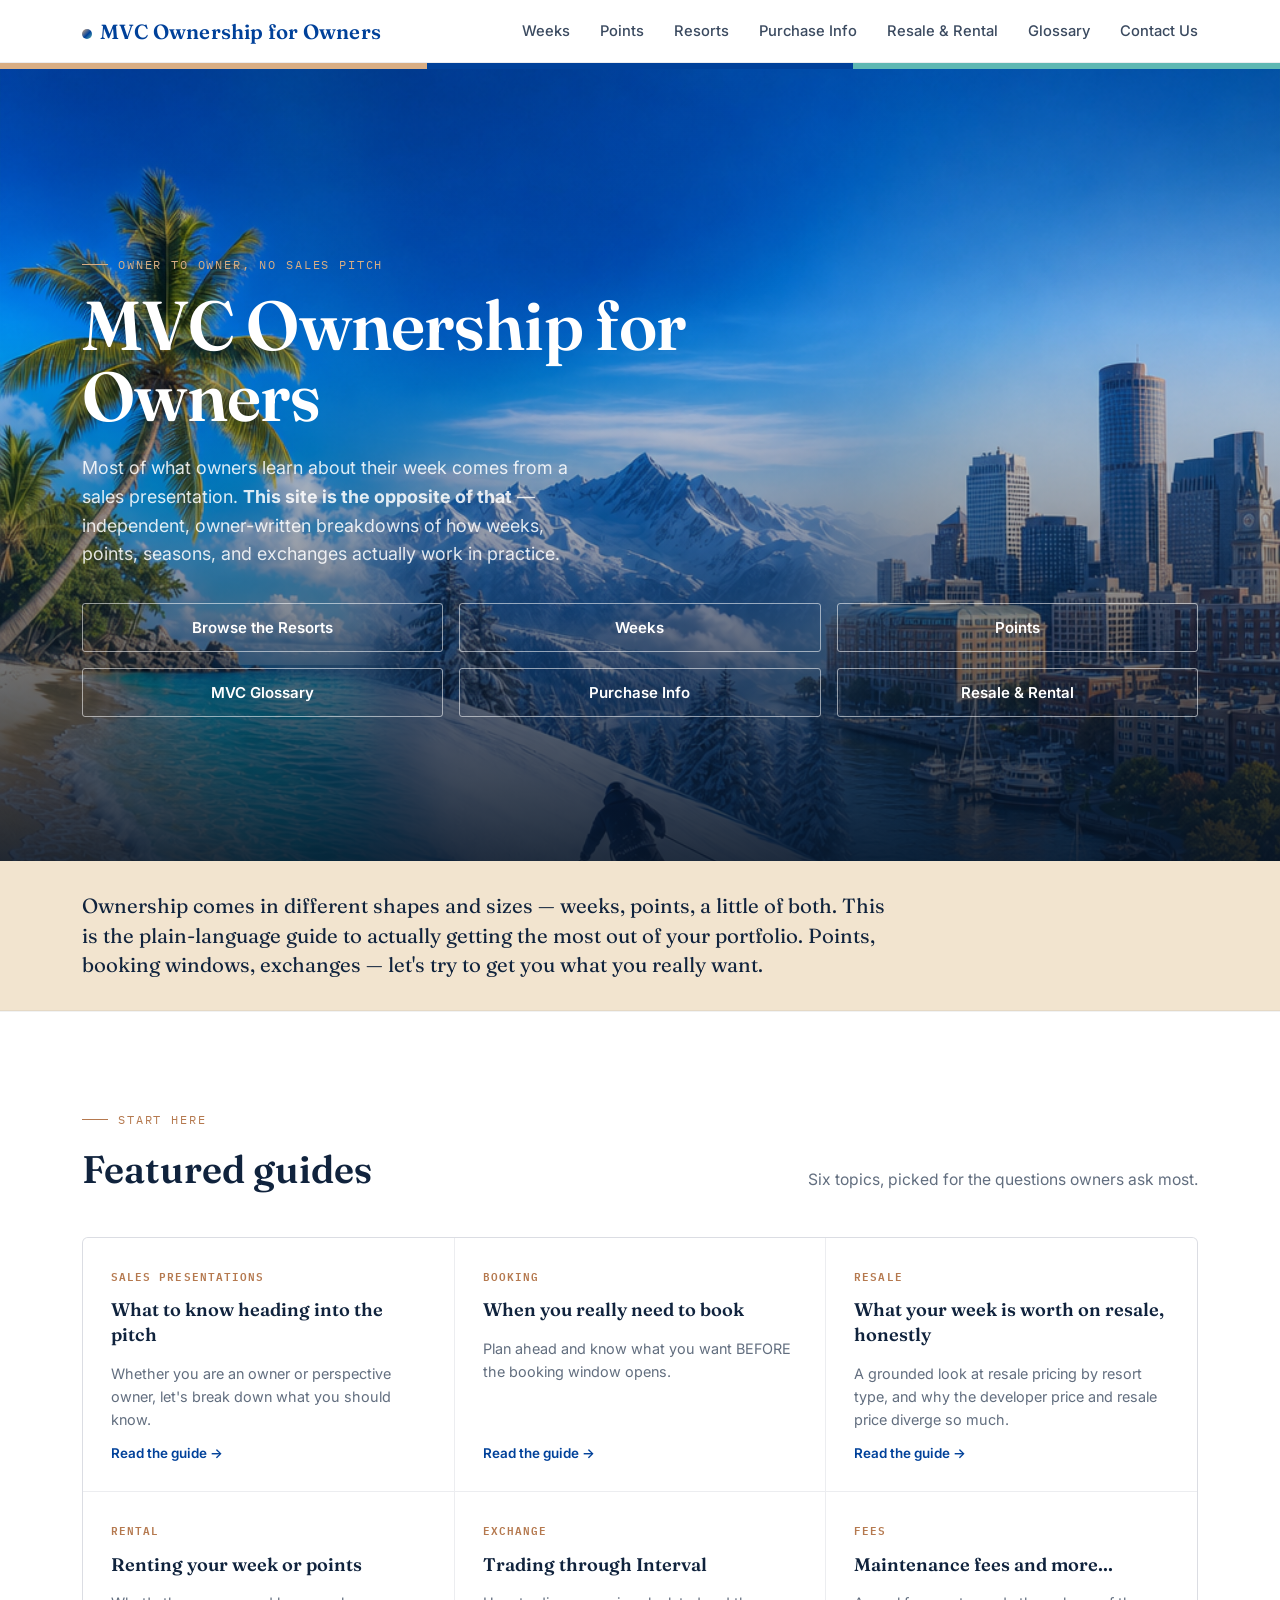
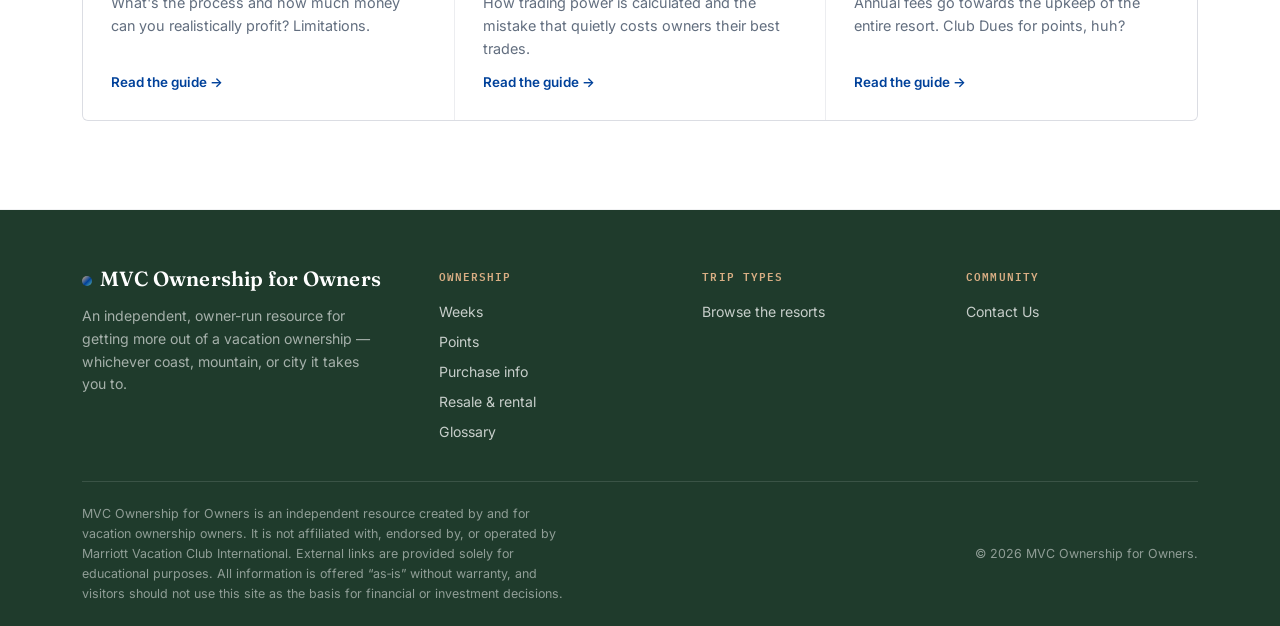
<file: index.html>
<!DOCTYPE html>
<html lang="en">
<head>
<meta charset="UTF-8">
<meta name="viewport" content="width=device-width, initial-scale=1.0">
<title>MVC Ownership for Owners</title>
<meta name="description" content="Practical guides for Marriott Vacation Club owners: points strategy, booking windows, resale reality checks, and more — written by owners, for owners.">
<link rel="preconnect" href="https://fonts.googleapis.com">
<link rel="preconnect" href="https://fonts.gstatic.com" crossorigin>
<link href="https://fonts.googleapis.com/css2?family=Fraunces:opsz,wght@9..144,500;9..144,600;9..144,700&family=Inter:wght@400;500;600;700&family=IBM+Plex+Mono:wght@500;600&display=swap" rel="stylesheet">
<link rel="stylesheet" href="styles.css">
</head>
<body>

<header class="site-header">
  <div class="nav">
    <a class="logo" href="#top">
      <span class="mark" aria-hidden="true"></span>
      MVC Ownership for Owners
    </a>
    <nav class="links" aria-label="Primary">
      <a href="weeks.html">Weeks</a>
      <a href="points.html">Points</a>
      <a href="resorts.html">Resorts</a>
      <a href="purchase.html">Purchase Info</a>
      <a href="resale.html">Resale &amp; Rental</a>
      <a href="glossary.html">Glossary</a>
      <a href="contact.html">Contact Us</a>
    </nav>
  </div>
</header>

<div class="tri-stripe"><span class="s1"></span><span class="s2"></span><span class="s3"></span></div>

<main id="top">

  <section class="hero">
    <div class="hero-inner">
      <p class="eyebrow">Owner to owner, no sales pitch</p>
      <h1>MVC Ownership for Owners</h1>
      <p class="lede">Most of what owners learn about their week comes from a sales presentation. <strong>This site is the opposite of that</strong> — independent, owner-written breakdowns of how weeks, points, seasons, and exchanges actually work in practice.</p>
      <div class="hero-ctas">
        <a class="btn btn-ghost" href="resorts.html">Browse the Resorts</a>
        <a class="btn btn-ghost" href="weeks.html">Weeks</a>
        <a class="btn btn-ghost" href="points.html">Points</a>
        <a class="btn btn-ghost" href="glossary.html">MVC Glossary</a>
        <a class="btn btn-ghost" href="purchase.html">Purchase Info</a>
        <a class="btn btn-ghost" href="resale.html">Resale &amp; Rental</a>
      </div>
    </div>
  </section>

  <div class="intro-strip">
    <div class="wrap">
      <p>Ownership comes in different shapes and sizes — weeks, points, a little of both. This is the plain-language guide to actually getting the most out of your portfolio. Points, booking windows, exchanges — let's try to get you what you really want.</p>
    </div>
  </div>



  <section id="guides" class="guides-section">
    <div class="wrap">
      <div class="section-head">
        <div>
          <p class="eyebrow">Start here</p>
          <h2>Featured guides</h2>
        </div>
        <p class="sub">Six topics, picked for the questions owners ask most.</p>
      </div>
      <div class="guides-grid">
        <article class="guide-card">
          <p class="cat">Sales Presentations</p>
          <h3>What to know heading into the pitch</h3>
          <p>Whether you are an owner or perspective owner, let's break down what you should know.</p>
          <a class="read" href="presentation-guide.html">Read the guide →</a>
        </article>
        <article class="guide-card">
          <p class="cat">Booking</p>
          <h3>When you really need to book</h3>
          <p>Plan ahead and know what you want BEFORE the booking window opens.</p>
          <a class="read" href="booking-guide.html">Read the guide →</a>
        </article>
        <article class="guide-card">
          <p class="cat">Resale</p>
          <h3>What your week is worth on resale, honestly</h3>
          <p>A grounded look at resale pricing by resort type, and why the developer price and resale price diverge so much.</p>
          <a class="read" href="resale-guide.html">Read the guide →</a>
        </article>
        <article class="guide-card">
          <p class="cat">Rental</p>
          <h3>Renting your week or points</h3>
          <p>What's the process and how much money can you realistically profit? Limitations.</p>
          <a class="read" href="rental-guide.html">Read the guide →</a>
        </article>
        <article class="guide-card">
          <p class="cat">Exchange</p>
          <h3>Trading through Interval</h3>
          <p>How trading power is calculated and the mistake that quietly costs owners their best trades.</p>
          <a class="read" href="exchange-guide.html">Read the guide →</a>
        </article>
        <article class="guide-card">
          <p class="cat">Fees</p>
          <h3>Maintenance fees and more...</h3>
          <p>Annual fees go towards the upkeep of the entire resort.  Club Dues for points, huh?</p>
          <a class="read" href="fees-guide.html">Read the guide →</a>
        </article>
      </div>
    </div>
  </section>


</main>

<footer class="site-footer">
  <div class="wrap">
    <div class="footer-grid">
      <div class="footer-brand">
        <a class="logo" href="#top">
          <span class="mark" aria-hidden="true"></span>
          MVC Ownership for Owners
        </a>
        <p>An independent, owner-run resource for getting more out of a vacation ownership — whichever coast, mountain, or city it takes you to.</p>
      </div>
      <div class="footer-col">
        <h4>Ownership</h4>
        <ul>
          <li><a href="weeks.html">Weeks</a></li>
          <li><a href="points.html">Points</a></li>
          <li><a href="purchase.html">Purchase info</a></li>
          <li><a href="resale.html">Resale &amp; rental</a></li>
          <li><a href="glossary.html">Glossary</a></li>
        </ul>
      </div>
      <div class="footer-col">
        <h4>Trip types</h4>
        <ul>
          <li><a href="resorts.html">Browse the resorts</a></li>
        </ul>
      </div>
      <div class="footer-col">
        <h4>Community</h4>
        <ul>
          <li><a href="contact.html">Contact Us</a></li>
        </ul>
      </div>
    </div>
    <div class="footer-bottom">
      <p>MVC Ownership for Owners is an independent resource created by and for vacation ownership owners. It is not affiliated with, endorsed by, or operated by Marriott Vacation Club International. External links are provided solely for educational purposes. All information is offered “as‑is” without warranty, and visitors should not use this site as the basis for financial or investment decisions.</p>
      <p>© 2026 MVC Ownership for Owners.</p>
    </div>
  </div>
</footer>

</body>
</html>
</file>
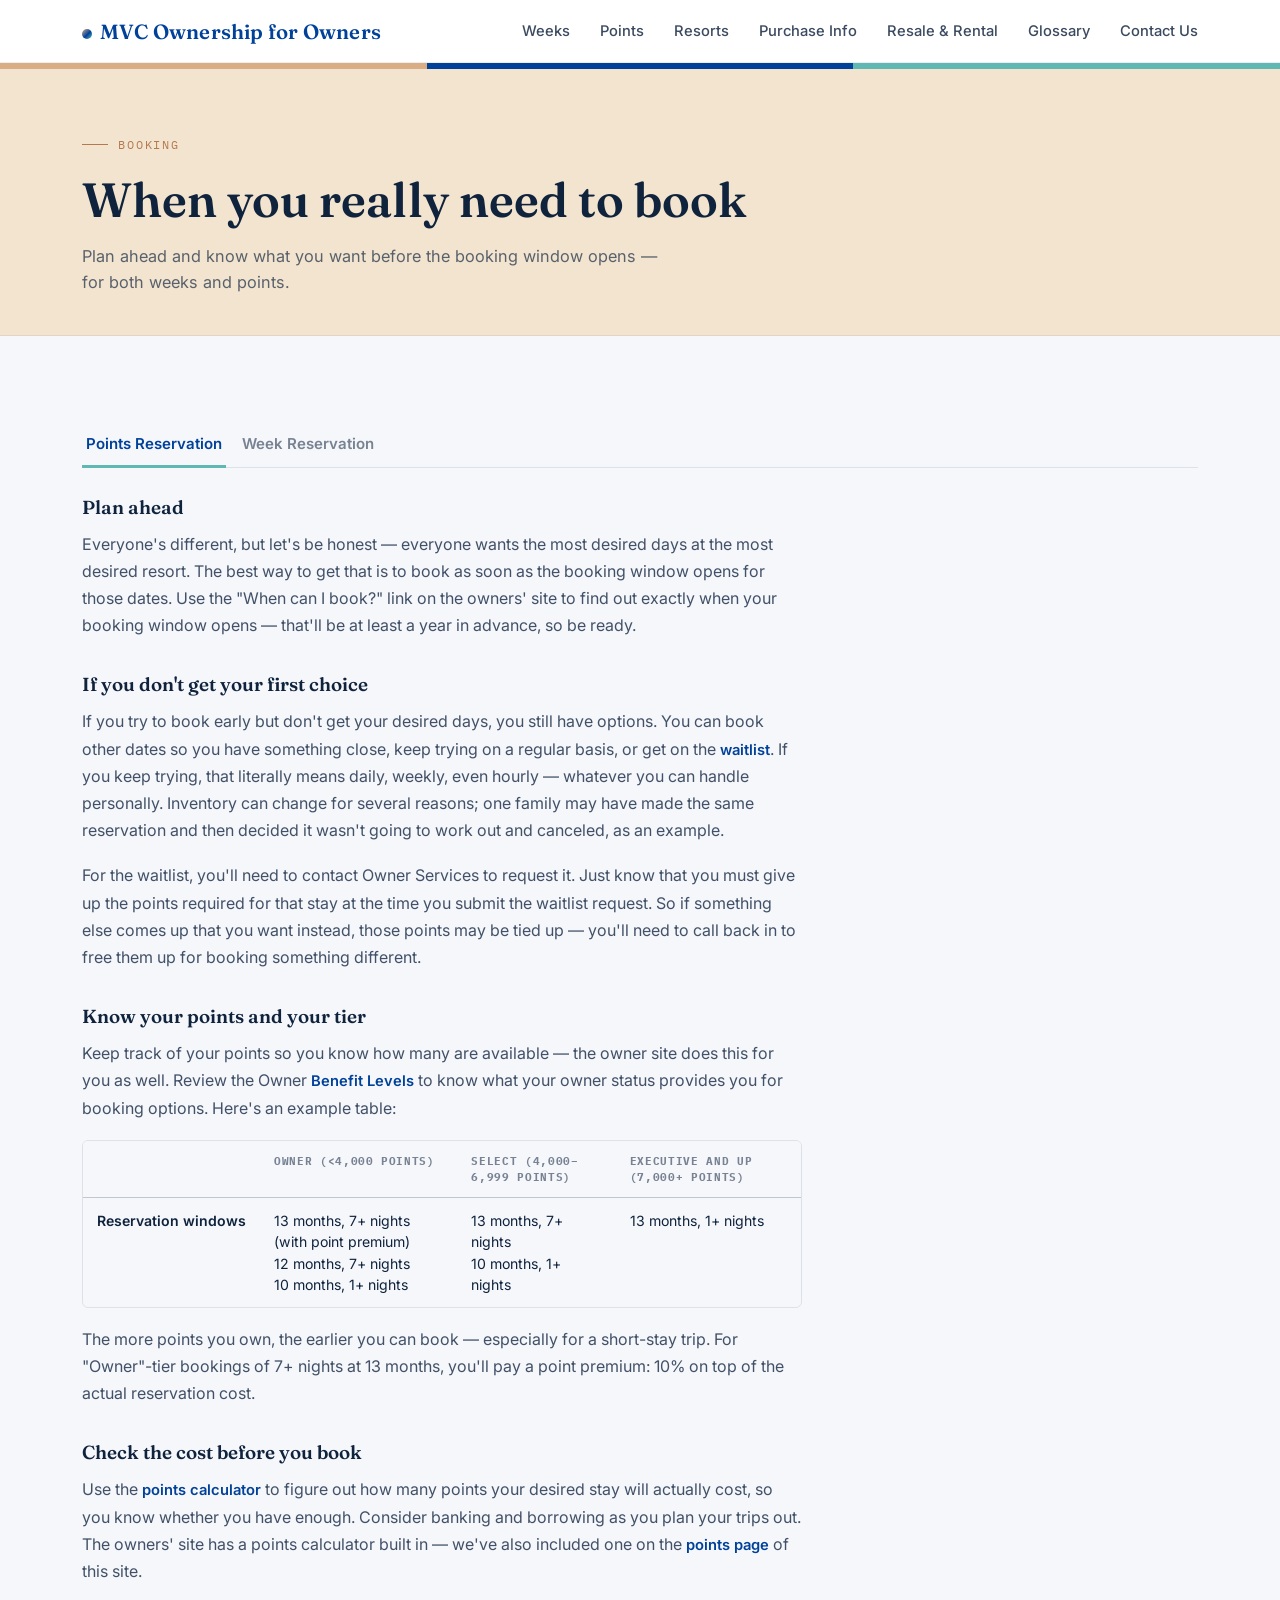
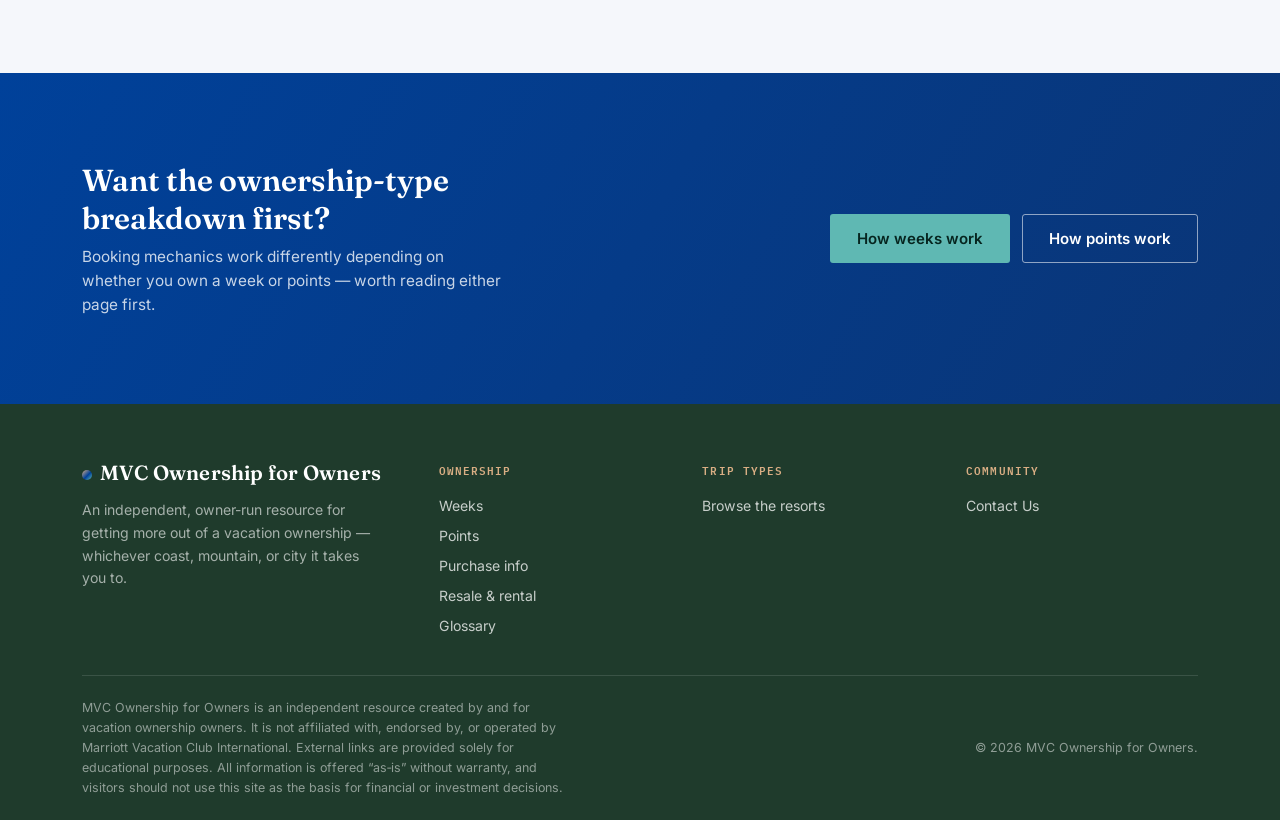
<file: booking-guide.html>
<!DOCTYPE html>
<html lang="en">
<head>
<meta charset="UTF-8">
<meta name="viewport" content="width=device-width, initial-scale=1.0">
<title>Booking — MVC Ownership for Owners</title>
<meta name="description" content="Booking windows for MVC owners: weeks vs. points, peak season timing, and what to do if your dates aren't available.">
<link rel="preconnect" href="https://fonts.googleapis.com">
<link rel="preconnect" href="https://fonts.gstatic.com" crossorigin>
<link href="https://fonts.googleapis.com/css2?family=Fraunces:opsz,wght@9..144,500;9..144,600;9..144,700&family=Inter:wght@400;500;600;700&family=IBM+Plex+Mono:wght@500;600&display=swap" rel="stylesheet">
<link rel="stylesheet" href="styles.css">
</head>
<body>

<header class="site-header">
  <div class="nav">
    <a class="logo" href="index.html">
      <span class="mark" aria-hidden="true"></span>
      MVC Ownership for Owners
    </a>
    <nav class="links" aria-label="Primary">
      <a href="weeks.html">Weeks</a>
      <a href="points.html">Points</a>
      <a href="resorts.html">Resorts</a>
      <a href="purchase.html">Purchase Info</a>
      <a href="resale.html">Resale &amp; Rental</a>
      <a href="glossary.html">Glossary</a>
      <a href="contact.html">Contact Us</a>
    </nav>
  </div>
</header>

<div class="tri-stripe"><span class="s1"></span><span class="s2"></span><span class="s3"></span></div>

<main>

  <section class="page-hero">
    <div class="wrap">
      <p class="eyebrow">Booking</p>
      <h1>When you really need to book</h1>
      <p class="sub">Plan ahead and know what you want before the booking window opens — for both weeks and points.</p>
    </div>
  </section>

  <section>
    <div class="wrap">
      <div class="content-tabs" role="tablist" aria-label="Booking guide reservation type">
        <button class="content-tab is-active" data-tab-target="points" role="tab" aria-selected="true" type="button">Points Reservation</button>
        <button class="content-tab" data-tab-target="week" role="tab" aria-selected="false" type="button">Week Reservation</button>
      </div>

      <div class="content-panel" data-tab-panel="points">
        <div class="prose">
          <h3>Plan ahead</h3>
          <p>Everyone's different, but let's be honest — everyone wants the most desired days at the most desired resort. The best way to get that is to book as soon as the booking window opens for those dates. Use the "When can I book?" link on the owners' site to find out exactly when your booking window opens — that'll be at least a year in advance, so be ready.</p>

          <h3>If you don't get your first choice</h3>
          <p>If you try to book early but don't get your desired days, you still have options. You can book other dates so you have something close, keep trying on a regular basis, or get on the <a class="link" href="glossary.html#term-waitlist">waitlist</a>. If you keep trying, that literally means daily, weekly, even hourly — whatever you can handle personally. Inventory can change for several reasons; one family may have made the same reservation and then decided it wasn't going to work out and canceled, as an example.</p>
          <p>For the waitlist, you'll need to contact Owner Services to request it. Just know that you must give up the points required for that stay at the time you submit the waitlist request. So if something else comes up that you want instead, those points may be tied up — you'll need to call back in to free them up for booking something different.</p>

          <h3>Know your points and your tier</h3>
          <p>Keep track of your points so you know how many are available — the owner site does this for you as well. Review the Owner <a class="link" href="glossary.html#term-benefit-levels">Benefit Levels</a> to know what your owner status provides you for booking options. Here's an example table:</p>

          <div class="table-wrap">
            <table>
              <thead>
                <tr>
                  <th></th>
                  <th>Owner (&lt;4,000 points)</th>
                  <th>Select (4,000&ndash;6,999 points)</th>
                  <th>Executive and up (7,000+ points)</th>
                </tr>
              </thead>
              <tbody>
                <tr>
                  <td>Reservation windows</td>
                  <td>13 months, 7+ nights (with point premium)<br>12 months, 7+ nights<br>10 months, 1+ nights</td>
                  <td>13 months, 7+ nights<br>10 months, 1+ nights</td>
                  <td>13 months, 1+ nights</td>
                </tr>
              </tbody>
            </table>
          </div>

          <p>The more points you own, the earlier you can book — especially for a short-stay trip. For "Owner"-tier bookings of 7+ nights at 13 months, you'll pay a point premium: 10% on top of the actual reservation cost.</p>

          <h3>Check the cost before you book</h3>
          <p>Use the <a class="link" href="points-calculator.html">points calculator</a> to figure out how many points your desired stay will actually cost, so you know whether you have enough. Consider banking and borrowing as you plan your trips out. The owners' site has a points calculator built in — we've also included one on the <a class="link" href="points.html">points page</a> of this site.</p>
        </div>
      </div>

      <div class="content-panel" data-tab-panel="week" hidden>
        <div class="prose">
          <p>The term "timeshare" originated in Europe, where multiple families would buy a vacation cottage together and split the time evenly throughout the year. That's close to what a week owner at MVC has — you split time at a resort and share it with other owners. When you purchased, you were designated a time, a unit size, and a view.</p>

          <h3>Simpler than points, but still worth planning</h3>
          <p>Booking a week has a lot fewer requirements than booking points. You don't need a calculator, and you don't need to decide which villa size works best — but you do need to know your booking window, especially for desirable weeks. The time you own is either <a class="link" href="glossary.html#term-fixed">fixed</a> or <a class="link" href="glossary.html#term-float">floating</a>.</p>

          <h3>Fixed weeks</h3>
          <p>Fixed weeks at a resort are literally fixed by the calendar — week 26 every year, for example. There aren't many of these left in MVC, but booking is simple: you just go in and book your only option.</p>

          <h3>Floating weeks</h3>
          <p>Floating weeks make up the majority of MVC weeks. That means you own within a season and aren't guaranteed the same week every year. The booking tool includes a calendar that shows you your season and the check-in days of the week available to you. Not all days are available for check-in — most are Friday, Saturday, or Sunday, though some resorts offer other days too. Each season has more desirable weeks than others, so if you want a specific week, plan for it.</p>

          <h3>Platinum Plus</h3>
          <p>Platinum Plus is a season that includes very desirable weeks at a given resort. The catch is that those weeks are usually not consecutive within the season — it may include the July 4th week, Christmas week, and Easter week, as an example. You're guaranteed one of those weeks, but it's likely you'll want one more than the others. Again: plan ahead and know when you can book.</p>

          <h3>Other booking options</h3>
          <p>Depending on the resort, you may have other options to book, like a <a class="link" href="glossary.html#term-split-week">split week</a> or <a class="link" href="glossary.html#term-lockoff">lockoff</a> options. Check out the <a class="link" href="glossary.html">glossary</a> for those terms.</p>

          <h3>If your date is already taken</h3>
          <p>If your desired check-in date is already taken, you can either keep checking in case someone cancels, or book another week instead. You can also decide whether you want to deposit into Interval and try to exchange into your desired week.</p>
        </div>
      </div>
    </div>
  </section>

  <section class="next-band">
    <div class="wrap next-inner">
      <div>
        <h2>Want the ownership-type breakdown first?</h2>
        <p>Booking mechanics work differently depending on whether you own a week or points — worth reading either page first.</p>
      </div>
      <div class="next-links">
        <a class="btn btn-primary" href="weeks.html">How weeks work</a>
        <a class="btn btn-ghost" href="points.html">How points work</a>
      </div>
    </div>
  </section>

</main>

<footer class="site-footer">
  <div class="wrap">
    <div class="footer-grid">
      <div class="footer-brand">
        <a class="logo" href="index.html">
          <span class="mark" aria-hidden="true"></span>
          MVC Ownership for Owners
        </a>
        <p>An independent, owner-run resource for getting more out of a vacation ownership — whichever coast, mountain, or city it takes you to.</p>
      </div>
      <div class="footer-col">
        <h4>Ownership</h4>
        <ul>
          <li><a href="weeks.html">Weeks</a></li>
          <li><a href="points.html">Points</a></li>
          <li><a href="purchase.html">Purchase info</a></li>
          <li><a href="resale.html">Resale &amp; rental</a></li>
          <li><a href="glossary.html">Glossary</a></li>
        </ul>
      </div>
      <div class="footer-col">
        <h4>Trip types</h4>
        <ul>
          <li><a href="resorts.html">Browse the resorts</a></li>
        </ul>
      </div>
      <div class="footer-col">
        <h4>Community</h4>
        <ul>
          <li><a href="contact.html">Contact Us</a></li>
        </ul>
      </div>
    </div>
    <div class="footer-bottom">
      <p>MVC Ownership for Owners is an independent resource created by and for vacation ownership owners. It is not affiliated with, endorsed by, or operated by Marriott Vacation Club International. External links are provided solely for educational purposes. All information is offered “as‑is” without warranty, and visitors should not use this site as the basis for financial or investment decisions.</p>
      <p>© 2026 MVC Ownership for Owners.</p>
    </div>
  </div>
</footer>

<script src="content-tabs.js"></script>
</body>
</html>
</file>
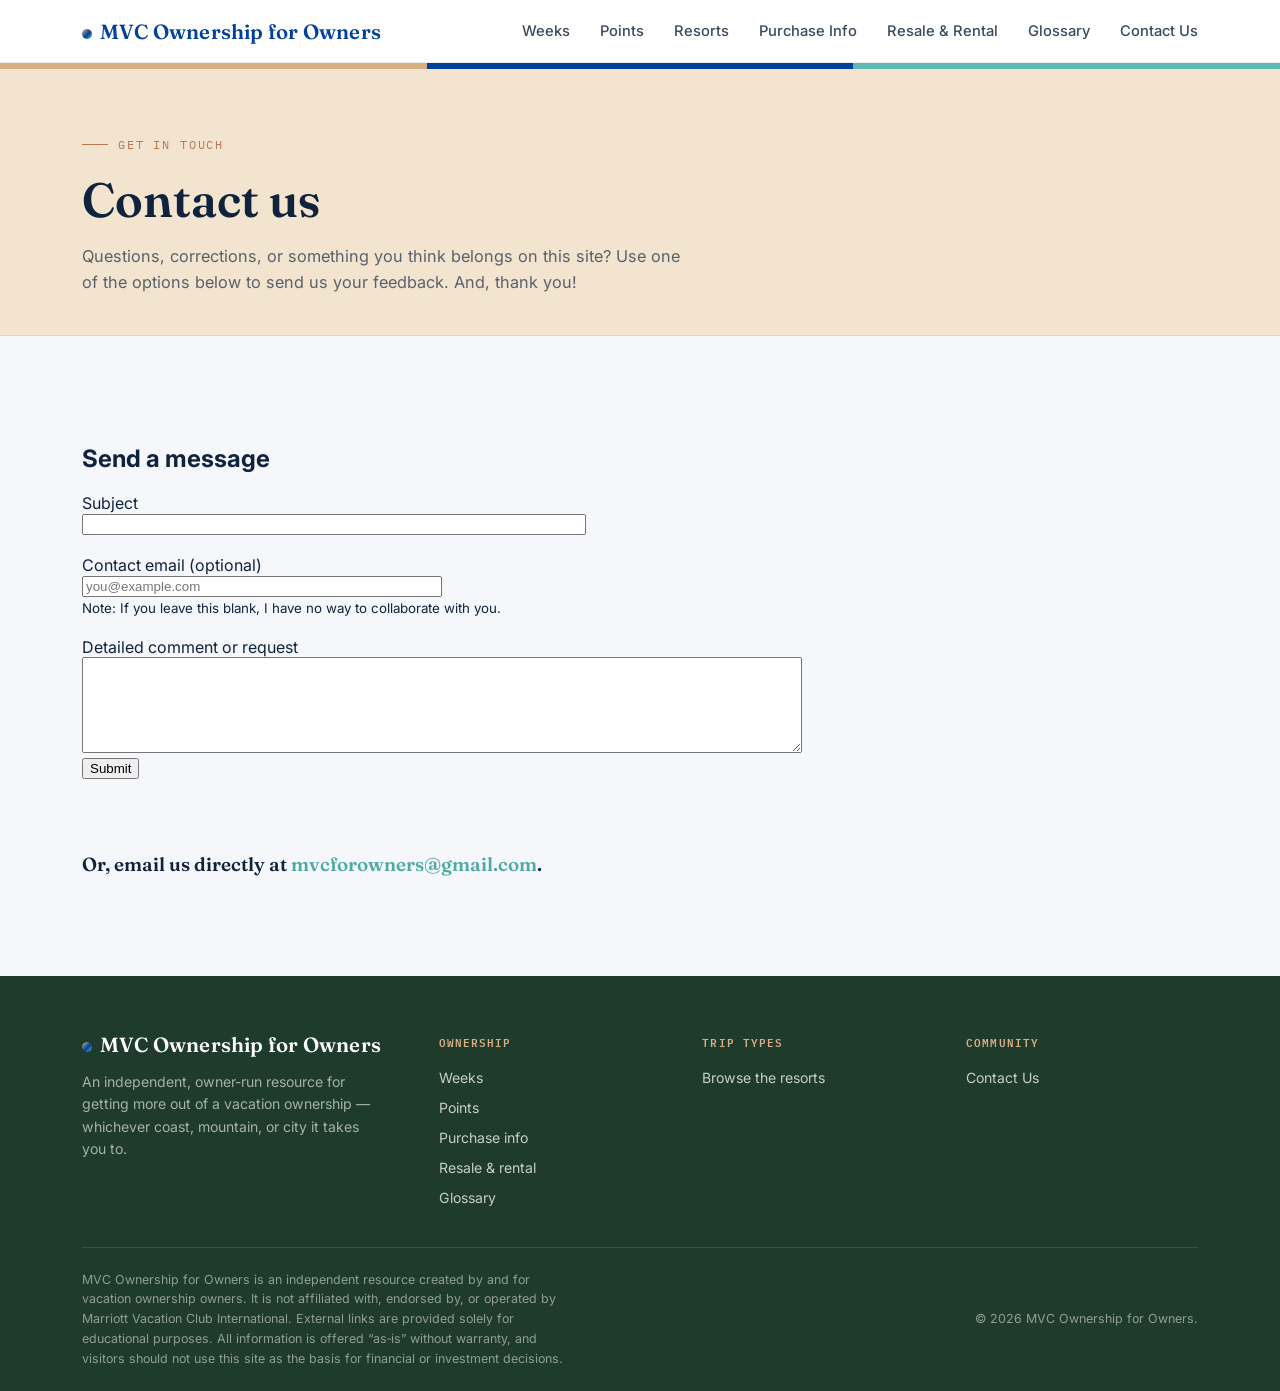
<file: contact.html>
<!DOCTYPE html>
<html lang="en">
<head>
<meta charset="UTF-8">
<meta name="viewport" content="width=device-width, initial-scale=1.0">
<title>Contact Us — MVC Ownership for Owners</title>
<meta name="description" content="Get in touch with MVC Ownership for Owners.">
<link rel="preconnect" href="https://fonts.googleapis.com">
<link rel="preconnect" href="https://fonts.gstatic.com" crossorigin>
<link href="https://fonts.googleapis.com/css2?family=Fraunces:opsz,wght@9..144,500;9..144,600;9..144,700&family=Inter:wght@400;500;600;700&family=IBM+Plex+Mono:wght@500;600&display=swap" rel="stylesheet">
<link rel="stylesheet" href="styles.css">
</head>
<body>

<header class="site-header">
  <div class="nav">
    <a class="logo" href="index.html">
      <span class="mark" aria-hidden="true"></span>
      MVC Ownership for Owners
    </a>
    <nav class="links" aria-label="Primary">
      <a href="weeks.html">Weeks</a>
      <a href="points.html">Points</a>
      <a href="resorts.html">Resorts</a>
      <a href="purchase.html">Purchase Info</a>
      <a href="resale.html">Resale &amp; Rental</a>
      <a href="glossary.html">Glossary</a>
      <a href="contact.html">Contact Us</a>
    </nav>
  </div>
</header>

<div class="tri-stripe"><span class="s1"></span><span class="s2"></span><span class="s3"></span></div>

<main>

  <section class="page-hero">
    <div class="wrap">
      <p class="eyebrow">Get in touch</p>
      <h1>Contact us</h1>
      <p class="sub">Questions, corrections, or something you think belongs on this site? Use one of the options below to send us your feedback. And, thank you!</p>
    </div>
  </section>

<section>
  <div class="wrap">
    <div class="prose">
      <form name="contact" method="POST" data-netlify="true">
        <input type="hidden" name="form-name" value="contact">

        <h2>Send a message</h2>

        <label>
          Subject<br>
          <input type="text" name="subject" required style="width:70%"><br><br>
        </label>

        <label>
          Contact email (optional)<br>
          <input type="email" name="email" placeholder="you@example.com" style="width:50%"><br>
          <small>Note: If you leave this blank, I have no way to collaborate with you.</small><br><br>
        </label>

        <label>
          Detailed comment or request<br>
          <textarea name="comments" rows="6" required style="width:100%"></textarea>
        </label>

        <button type="submit">Submit</button><br><br><br>
        
        <h3>Or, email us directly at <span style="color: #4fa9a4;"><a href="mailto:mvcforowners@gmail.com">mvcforowners@gmail.com</a></span>.</h3>
      </form>
    </div>
  </div>
</section>


</main>

<footer class="site-footer">
  <div class="wrap">
    <div class="footer-grid">
      <div class="footer-brand">
        <a class="logo" href="index.html">
          <span class="mark" aria-hidden="true"></span>
          MVC Ownership for Owners
        </a>
        <p>An independent, owner-run resource for getting more out of a vacation ownership — whichever coast, mountain, or city it takes you to.</p>
      </div>
      <div class="footer-col">
        <h4>Ownership</h4>
        <ul>
          <li><a href="weeks.html">Weeks</a></li>
          <li><a href="points.html">Points</a></li>
          <li><a href="purchase.html">Purchase info</a></li>
          <li><a href="resale.html">Resale &amp; rental</a></li>
          <li><a href="glossary.html">Glossary</a></li>
        </ul>
      </div>
      <div class="footer-col">
        <h4>Trip types</h4>
        <ul>
          <li><a href="resorts.html">Browse the resorts</a></li>
        </ul>
      </div>
      <div class="footer-col">
        <h4>Community</h4>
        <ul>
          <li><a href="contact.html">Contact Us</a></li>
        </ul>
      </div>
    </div>
    <div class="footer-bottom">
      <p>MVC Ownership for Owners is an independent resource created by and for vacation ownership owners. It is not affiliated with, endorsed by, or operated by Marriott Vacation Club International. External links are provided solely for educational purposes. All information is offered “as‑is” without warranty, and visitors should not use this site as the basis for financial or investment decisions.</p>
      <p>© 2026 MVC Ownership for Owners.</p>
    </div>
  </div>
</footer>

</body>
</html>
</file>
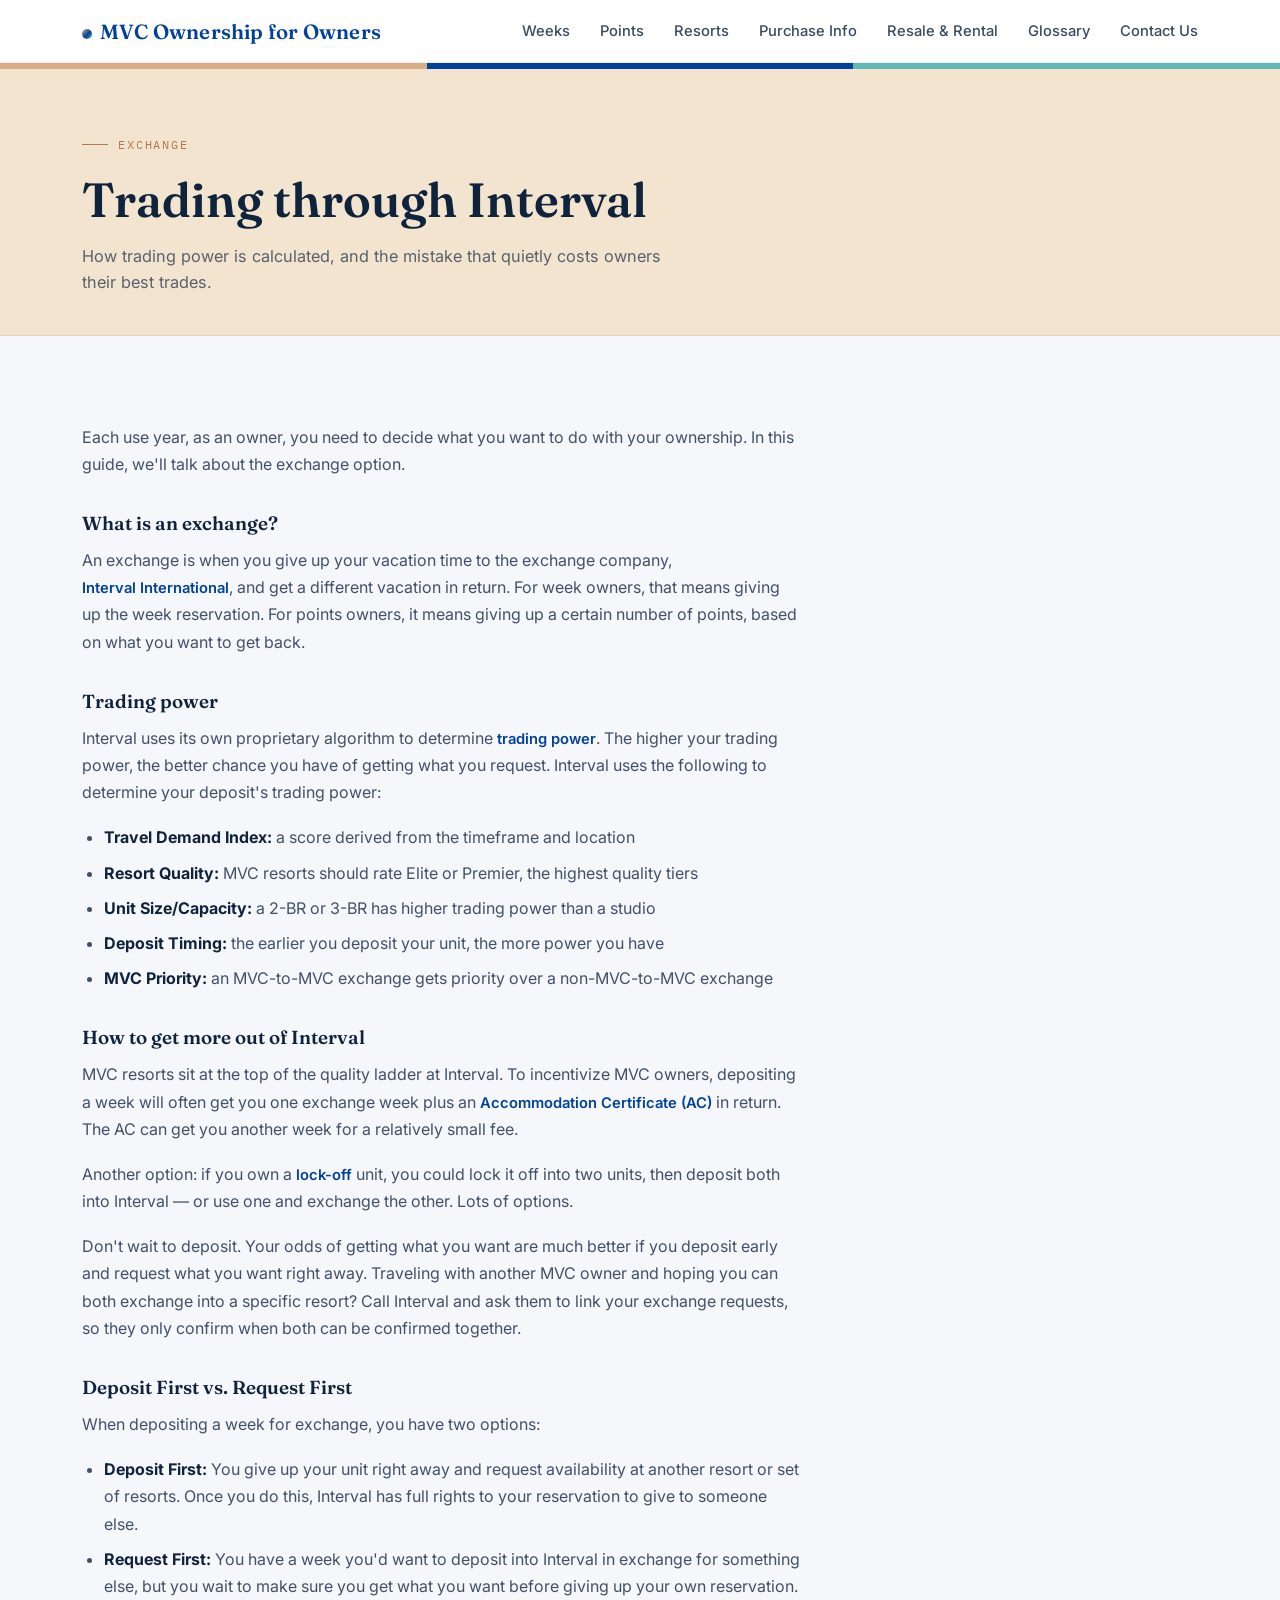
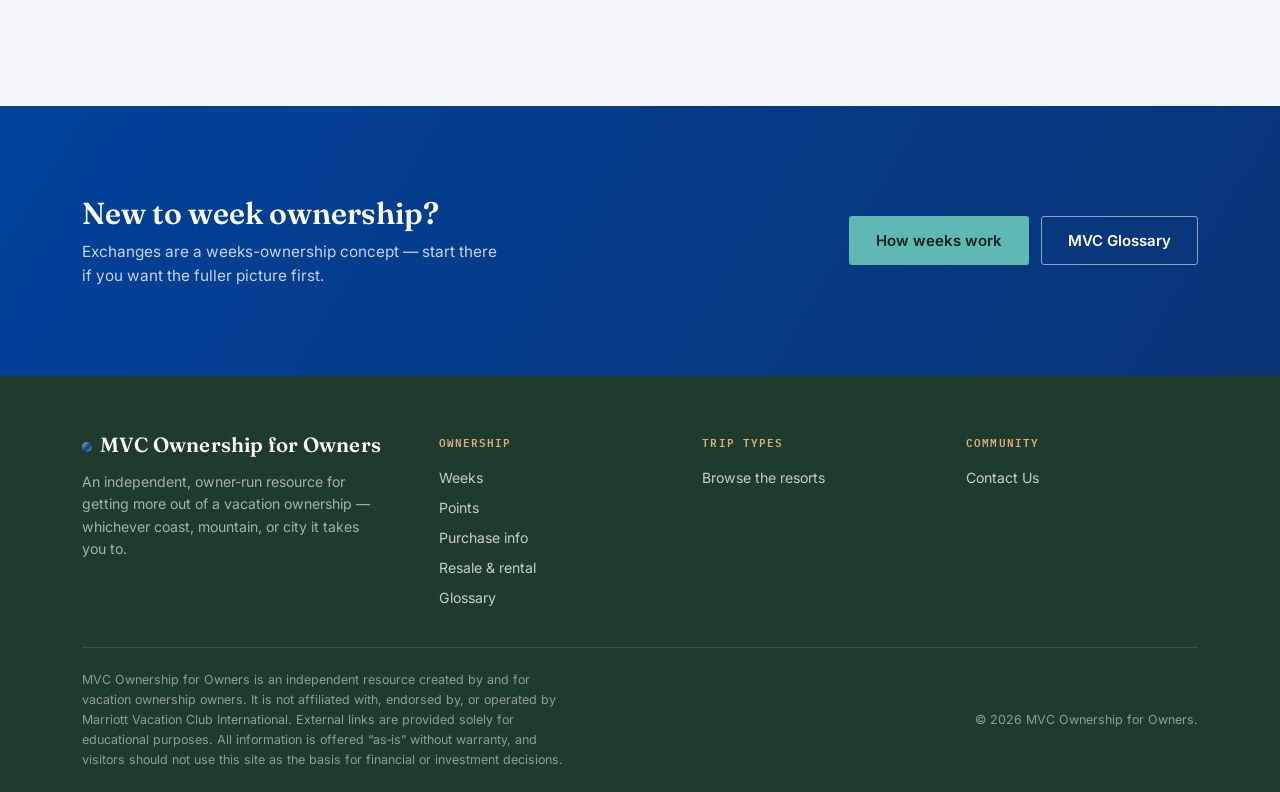
<file: exchange-guide.html>
<!DOCTYPE html>
<html lang="en">
<head>
<meta charset="UTF-8">
<meta name="viewport" content="width=device-width, initial-scale=1.0">
<title>Exchange — MVC Ownership for Owners</title>
<meta name="description" content="How exchanging through Interval International works for MVC week owners, and how trading power is calculated.">
<link rel="preconnect" href="https://fonts.googleapis.com">
<link rel="preconnect" href="https://fonts.gstatic.com" crossorigin>
<link href="https://fonts.googleapis.com/css2?family=Fraunces:opsz,wght@9..144,500;9..144,600;9..144,700&family=Inter:wght@400;500;600;700&family=IBM+Plex+Mono:wght@500;600&display=swap" rel="stylesheet">
<link rel="stylesheet" href="styles.css">
</head>
<body>

<header class="site-header">
  <div class="nav">
    <a class="logo" href="index.html">
      <span class="mark" aria-hidden="true"></span>
      MVC Ownership for Owners
    </a>
    <nav class="links" aria-label="Primary">
      <a href="weeks.html">Weeks</a>
      <a href="points.html">Points</a>
      <a href="resorts.html">Resorts</a>
      <a href="purchase.html">Purchase Info</a>
      <a href="resale.html">Resale &amp; Rental</a>
      <a href="glossary.html">Glossary</a>
      <a href="contact.html">Contact Us</a>
    </nav>
  </div>
</header>

<div class="tri-stripe"><span class="s1"></span><span class="s2"></span><span class="s3"></span></div>

<main>

  <section class="page-hero">
    <div class="wrap">
      <p class="eyebrow">Exchange</p>
      <h1>Trading through Interval</h1>
      <p class="sub">How trading power is calculated, and the mistake that quietly costs owners their best trades.</p>
    </div>
  </section>

  <section>
    <div class="wrap">
      <div class="prose">
        <p>Each use year, as an owner, you need to decide what you want to do with your ownership. In this guide, we'll talk about the exchange option.</p>

        <h3>What is an exchange?</h3>
        <p>An exchange is when you give up your vacation time to the exchange company, <a class="link" href="glossary.html#term-interval">Interval International</a>, and get a different vacation in return. For week owners, that means giving up the week reservation. For points owners, it means giving up a certain number of points, based on what you want to get back.</p>

        <h3>Trading power</h3>
        <p>Interval uses its own proprietary algorithm to determine <a class="link" href="glossary.html#term-trade">trading power</a>. The higher your trading power, the better chance you have of getting what you request. Interval uses the following to determine your deposit's trading power:</p>
        <ul>
          <li><strong>Travel Demand Index:</strong> a score derived from the timeframe and location</li>
          <li><strong>Resort Quality:</strong> MVC resorts should rate Elite or Premier, the highest quality tiers</li>
          <li><strong>Unit Size/Capacity:</strong> a 2-BR or 3-BR has higher trading power than a studio</li>
          <li><strong>Deposit Timing:</strong> the earlier you deposit your unit, the more power you have</li>
          <li><strong>MVC Priority:</strong> an MVC-to-MVC exchange gets priority over a non-MVC-to-MVC exchange</li>
        </ul>

        <h3>How to get more out of Interval</h3>
        <p>MVC resorts sit at the top of the quality ladder at Interval. To incentivize MVC owners, depositing a week will often get you one exchange week plus an <a class="link" href="glossary.html#term-accomodation-cert">Accommodation Certificate (AC)</a> in return. The AC can get you another week for a relatively small fee.</p>
        <p>Another option: if you own a <a class="link" href="glossary.html#term-lockoff">lock-off</a> unit, you could lock it off into two units, then deposit both into Interval — or use one and exchange the other. Lots of options.</p>
        <p>Don't wait to deposit. Your odds of getting what you want are much better if you deposit early and request what you want right away. Traveling with another MVC owner and hoping you can both exchange into a specific resort? Call Interval and ask them to link your exchange requests, so they only confirm when both can be confirmed together.</p>

        <h3>Deposit First vs. Request First</h3>
        <p>When depositing a week for exchange, you have two options:</p>
        <ul>
          <li><strong>Deposit First:</strong> You give up your unit right away and request availability at another resort or set of resorts. Once you do this, Interval has full rights to your reservation to give to someone else.</li>
          <li><strong>Request First:</strong> You have a week you'd want to deposit into Interval in exchange for something else, but you wait to make sure you get what you want before giving up your own reservation.</li>
        </ul>
      </div>
    </div>
  </section>

  <section class="next-band">
    <div class="wrap next-inner">
      <div>
        <h2>New to week ownership?</h2>
        <p>Exchanges are a weeks-ownership concept — start there if you want the fuller picture first.</p>
      </div>
      <div class="next-links">
        <a class="btn btn-primary" href="weeks.html">How weeks work</a>
        <a class="btn btn-ghost" href="glossary.html">MVC Glossary</a>
      </div>
    </div>
  </section>

</main>

<footer class="site-footer">
  <div class="wrap">
    <div class="footer-grid">
      <div class="footer-brand">
        <a class="logo" href="index.html">
          <span class="mark" aria-hidden="true"></span>
          MVC Ownership for Owners
        </a>
        <p>An independent, owner-run resource for getting more out of a vacation ownership — whichever coast, mountain, or city it takes you to.</p>
      </div>
      <div class="footer-col">
        <h4>Ownership</h4>
        <ul>
          <li><a href="weeks.html">Weeks</a></li>
          <li><a href="points.html">Points</a></li>
          <li><a href="purchase.html">Purchase info</a></li>
          <li><a href="resale.html">Resale &amp; rental</a></li>
          <li><a href="glossary.html">Glossary</a></li>
        </ul>
      </div>
      <div class="footer-col">
        <h4>Trip types</h4>
        <ul>
          <li><a href="resorts.html">Browse the resorts</a></li>
        </ul>
      </div>
      <div class="footer-col">
        <h4>Community</h4>
        <ul>
          <li><a href="contact.html">Contact Us</a></li>
        </ul>
      </div>
    </div>
    <div class="footer-bottom">
      <p>MVC Ownership for Owners is an independent resource created by and for vacation ownership owners. It is not affiliated with, endorsed by, or operated by Marriott Vacation Club International. External links are provided solely for educational purposes. All information is offered “as‑is” without warranty, and visitors should not use this site as the basis for financial or investment decisions.</p>
      <p>© 2026 MVC Ownership for Owners.</p>
    </div>
  </div>
</footer>

</body>
</html>
</file>
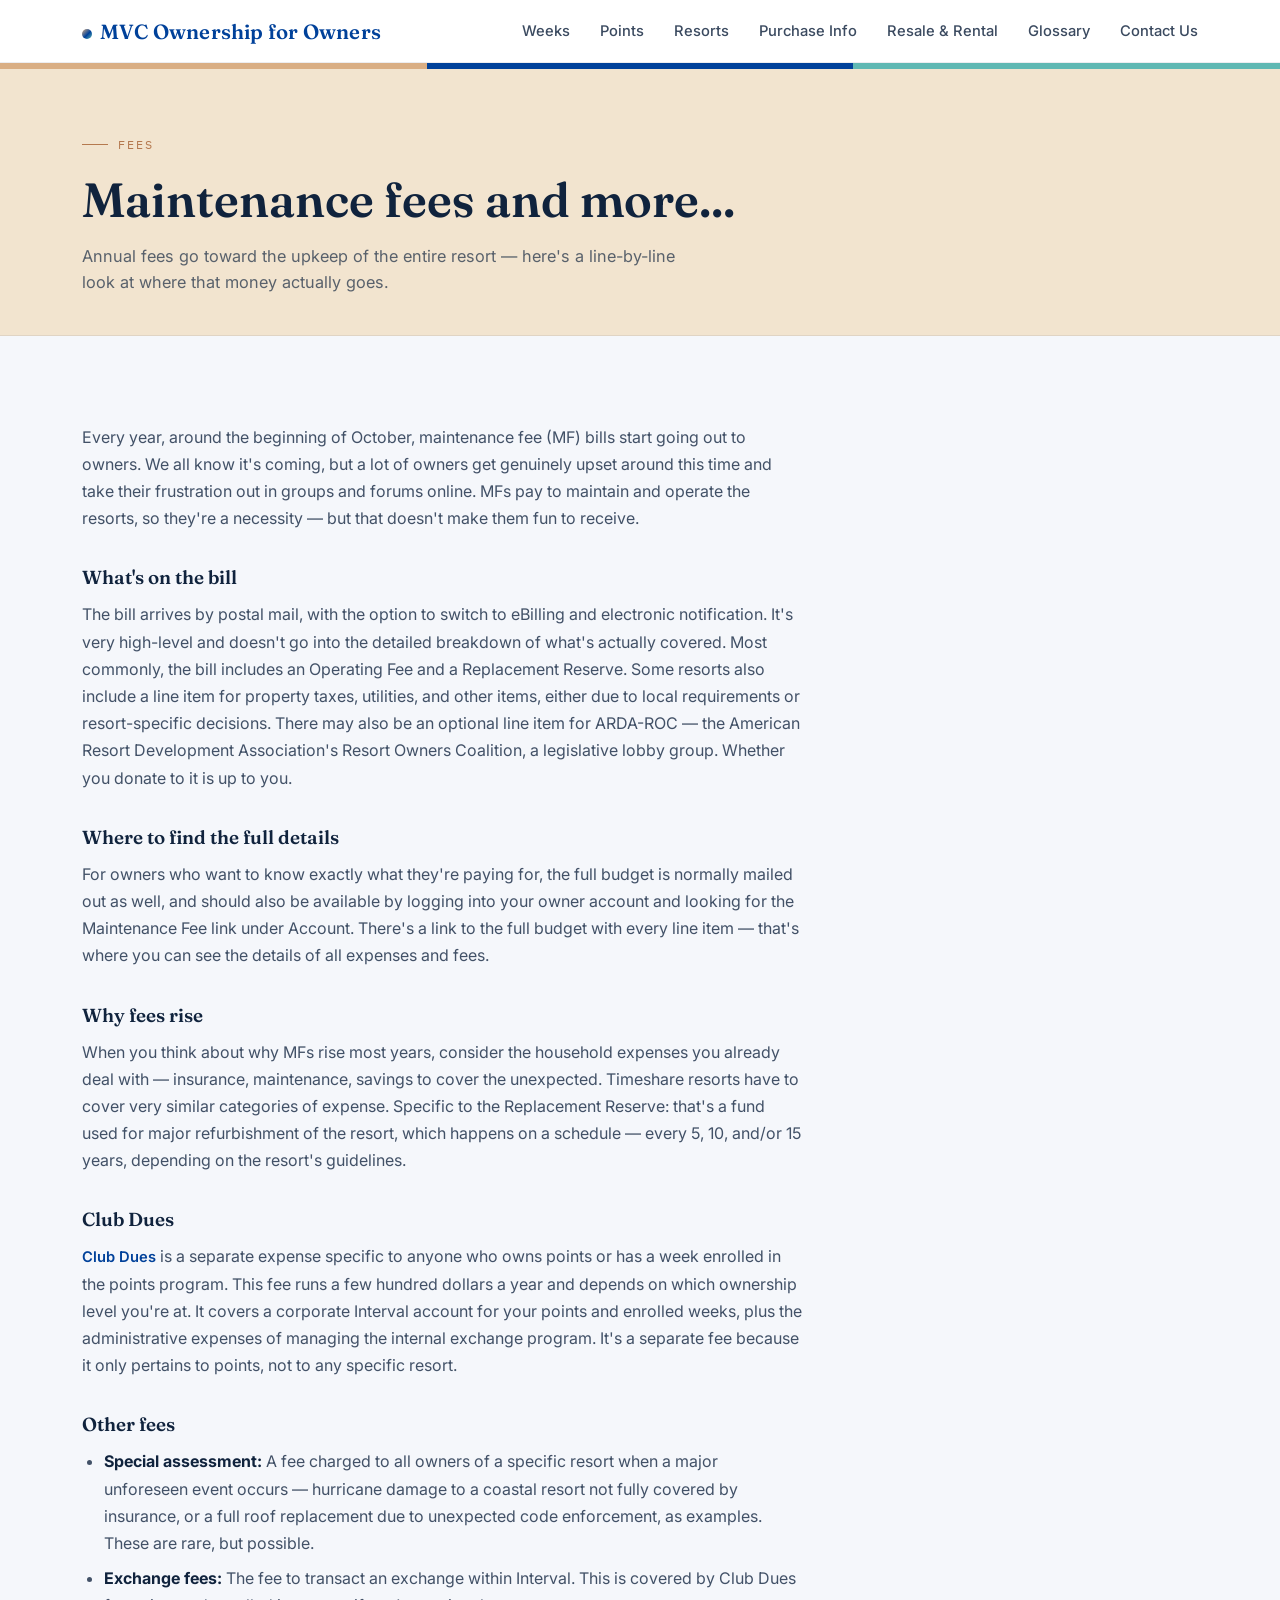
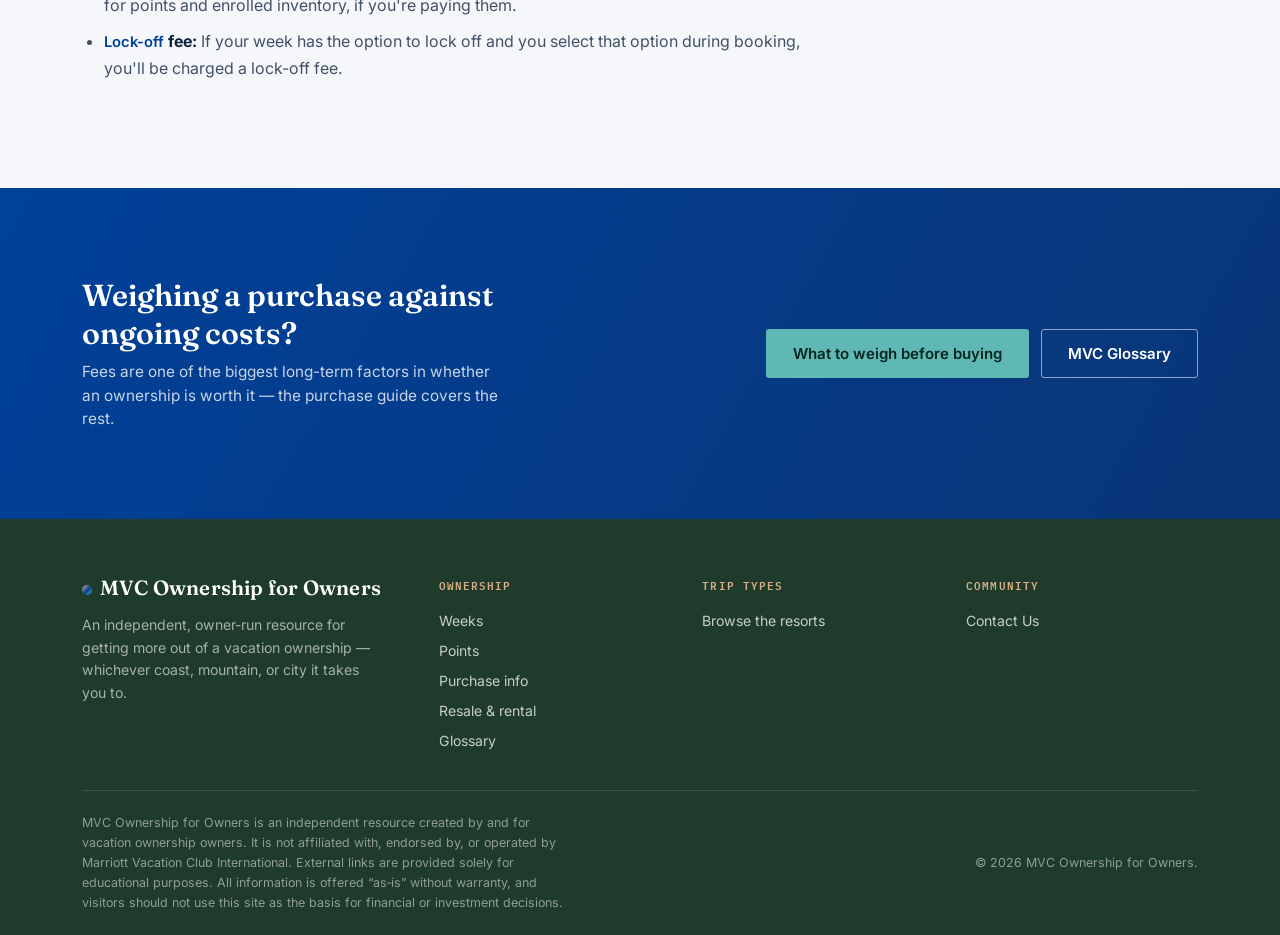
<file: fees-guide.html>
<!DOCTYPE html>
<html lang="en">
<head>
<meta charset="UTF-8">
<meta name="viewport" content="width=device-width, initial-scale=1.0">
<title>Fees — MVC Ownership for Owners</title>
<meta name="description" content="What MVC maintenance fees and Club Dues actually pay for, why they rise, and what to ask about a special assessment.">
<link rel="preconnect" href="https://fonts.googleapis.com">
<link rel="preconnect" href="https://fonts.gstatic.com" crossorigin>
<link href="https://fonts.googleapis.com/css2?family=Fraunces:opsz,wght@9..144,500;9..144,600;9..144,700&family=Inter:wght@400;500;600;700&family=IBM+Plex+Mono:wght@500;600&display=swap" rel="stylesheet">
<link rel="stylesheet" href="styles.css">
</head>
<body>

<header class="site-header">
  <div class="nav">
    <a class="logo" href="index.html">
      <span class="mark" aria-hidden="true"></span>
      MVC Ownership for Owners
    </a>
    <nav class="links" aria-label="Primary">
      <a href="weeks.html">Weeks</a>
      <a href="points.html">Points</a>
      <a href="resorts.html">Resorts</a>
      <a href="purchase.html">Purchase Info</a>
      <a href="resale.html">Resale &amp; Rental</a>
      <a href="glossary.html">Glossary</a>
      <a href="contact.html">Contact Us</a>
    </nav>
  </div>
</header>

<div class="tri-stripe"><span class="s1"></span><span class="s2"></span><span class="s3"></span></div>

<main>

  <section class="page-hero">
    <div class="wrap">
      <p class="eyebrow">Fees</p>
      <h1>Maintenance fees and more...</h1>
      <p class="sub">Annual fees go toward the upkeep of the entire resort — here's a line-by-line look at where that money actually goes.</p>
    </div>
  </section>

  <section>
    <div class="wrap">
      <div class="prose">
        <p>Every year, around the beginning of October, maintenance fee (MF) bills start going out to owners. We all know it's coming, but a lot of owners get genuinely upset around this time and take their frustration out in groups and forums online. MFs pay to maintain and operate the resorts, so they're a necessity — but that doesn't make them fun to receive.</p>

        <h3>What's on the bill</h3>
        <p>The bill arrives by postal mail, with the option to switch to eBilling and electronic notification. It's very high-level and doesn't go into the detailed breakdown of what's actually covered. Most commonly, the bill includes an Operating Fee and a Replacement Reserve. Some resorts also include a line item for property taxes, utilities, and other items, either due to local requirements or resort-specific decisions. There may also be an optional line item for ARDA-ROC — the American Resort Development Association's Resort Owners Coalition, a legislative lobby group. Whether you donate to it is up to you.</p>

        <h3>Where to find the full details</h3>
        <p>For owners who want to know exactly what they're paying for, the full budget is normally mailed out as well, and should also be available by logging into your owner account and looking for the Maintenance Fee link under Account. There's a link to the full budget with every line item — that's where you can see the details of all expenses and fees.</p>

        <h3>Why fees rise</h3>
        <p>When you think about why MFs rise most years, consider the household expenses you already deal with — insurance, maintenance, savings to cover the unexpected. Timeshare resorts have to cover very similar categories of expense. Specific to the Replacement Reserve: that's a fund used for major refurbishment of the resort, which happens on a schedule — every 5, 10, and/or 15 years, depending on the resort's guidelines.</p>

        <h3>Club Dues</h3>
        <p><a class="link" href="glossary.html#term-club-dues">Club Dues</a> is a separate expense specific to anyone who owns points or has a week enrolled in the points program. This fee runs a few hundred dollars a year and depends on which ownership level you're at. It covers a corporate Interval account for your points and enrolled weeks, plus the administrative expenses of managing the internal exchange program. It's a separate fee because it only pertains to points, not to any specific resort.</p>

        <h3>Other fees</h3>
        <ul>
          <li><strong>Special assessment:</strong> A fee charged to all owners of a specific resort when a major unforeseen event occurs — hurricane damage to a coastal resort not fully covered by insurance, or a full roof replacement due to unexpected code enforcement, as examples. These are rare, but possible.</li>
          <li><strong>Exchange fees:</strong> The fee to transact an exchange within Interval. This is covered by Club Dues for points and enrolled inventory, if you're paying them.</li>
          <li><strong><a class="link" href="glossary.html#term-lockoff">Lock-off</a> fee:</strong> If your week has the option to lock off and you select that option during booking, you'll be charged a lock-off fee.</li>
        </ul>
      </div>
    </div>
  </section>

  <section class="next-band">
    <div class="wrap next-inner">
      <div>
        <h2>Weighing a purchase against ongoing costs?</h2>
        <p>Fees are one of the biggest long-term factors in whether an ownership is worth it — the purchase guide covers the rest.</p>
      </div>
      <div class="next-links">
        <a class="btn btn-primary" href="purchase.html">What to weigh before buying</a>
        <a class="btn btn-ghost" href="glossary.html">MVC Glossary</a>
      </div>
    </div>
  </section>

</main>

<footer class="site-footer">
  <div class="wrap">
    <div class="footer-grid">
      <div class="footer-brand">
        <a class="logo" href="index.html">
          <span class="mark" aria-hidden="true"></span>
          MVC Ownership for Owners
        </a>
        <p>An independent, owner-run resource for getting more out of a vacation ownership — whichever coast, mountain, or city it takes you to.</p>
      </div>
      <div class="footer-col">
        <h4>Ownership</h4>
        <ul>
          <li><a href="weeks.html">Weeks</a></li>
          <li><a href="points.html">Points</a></li>
          <li><a href="purchase.html">Purchase info</a></li>
          <li><a href="resale.html">Resale &amp; rental</a></li>
          <li><a href="glossary.html">Glossary</a></li>
        </ul>
      </div>
      <div class="footer-col">
        <h4>Trip types</h4>
        <ul>
          <li><a href="resorts.html">Browse the resorts</a></li>
        </ul>
      </div>
      <div class="footer-col">
        <h4>Community</h4>
        <ul>
          <li><a href="contact.html">Contact Us</a></li>
        </ul>
      </div>
    </div>
    <div class="footer-bottom">
      <p>MVC Ownership for Owners is an independent resource created by and for vacation ownership owners. It is not affiliated with, endorsed by, or operated by Marriott Vacation Club International. External links are provided solely for educational purposes. All information is offered “as‑is” without warranty, and visitors should not use this site as the basis for financial or investment decisions.</p>
      <p>© 2026 MVC Ownership for Owners.</p>
    </div>
  </div>
</footer>

</body>
</html>
</file>
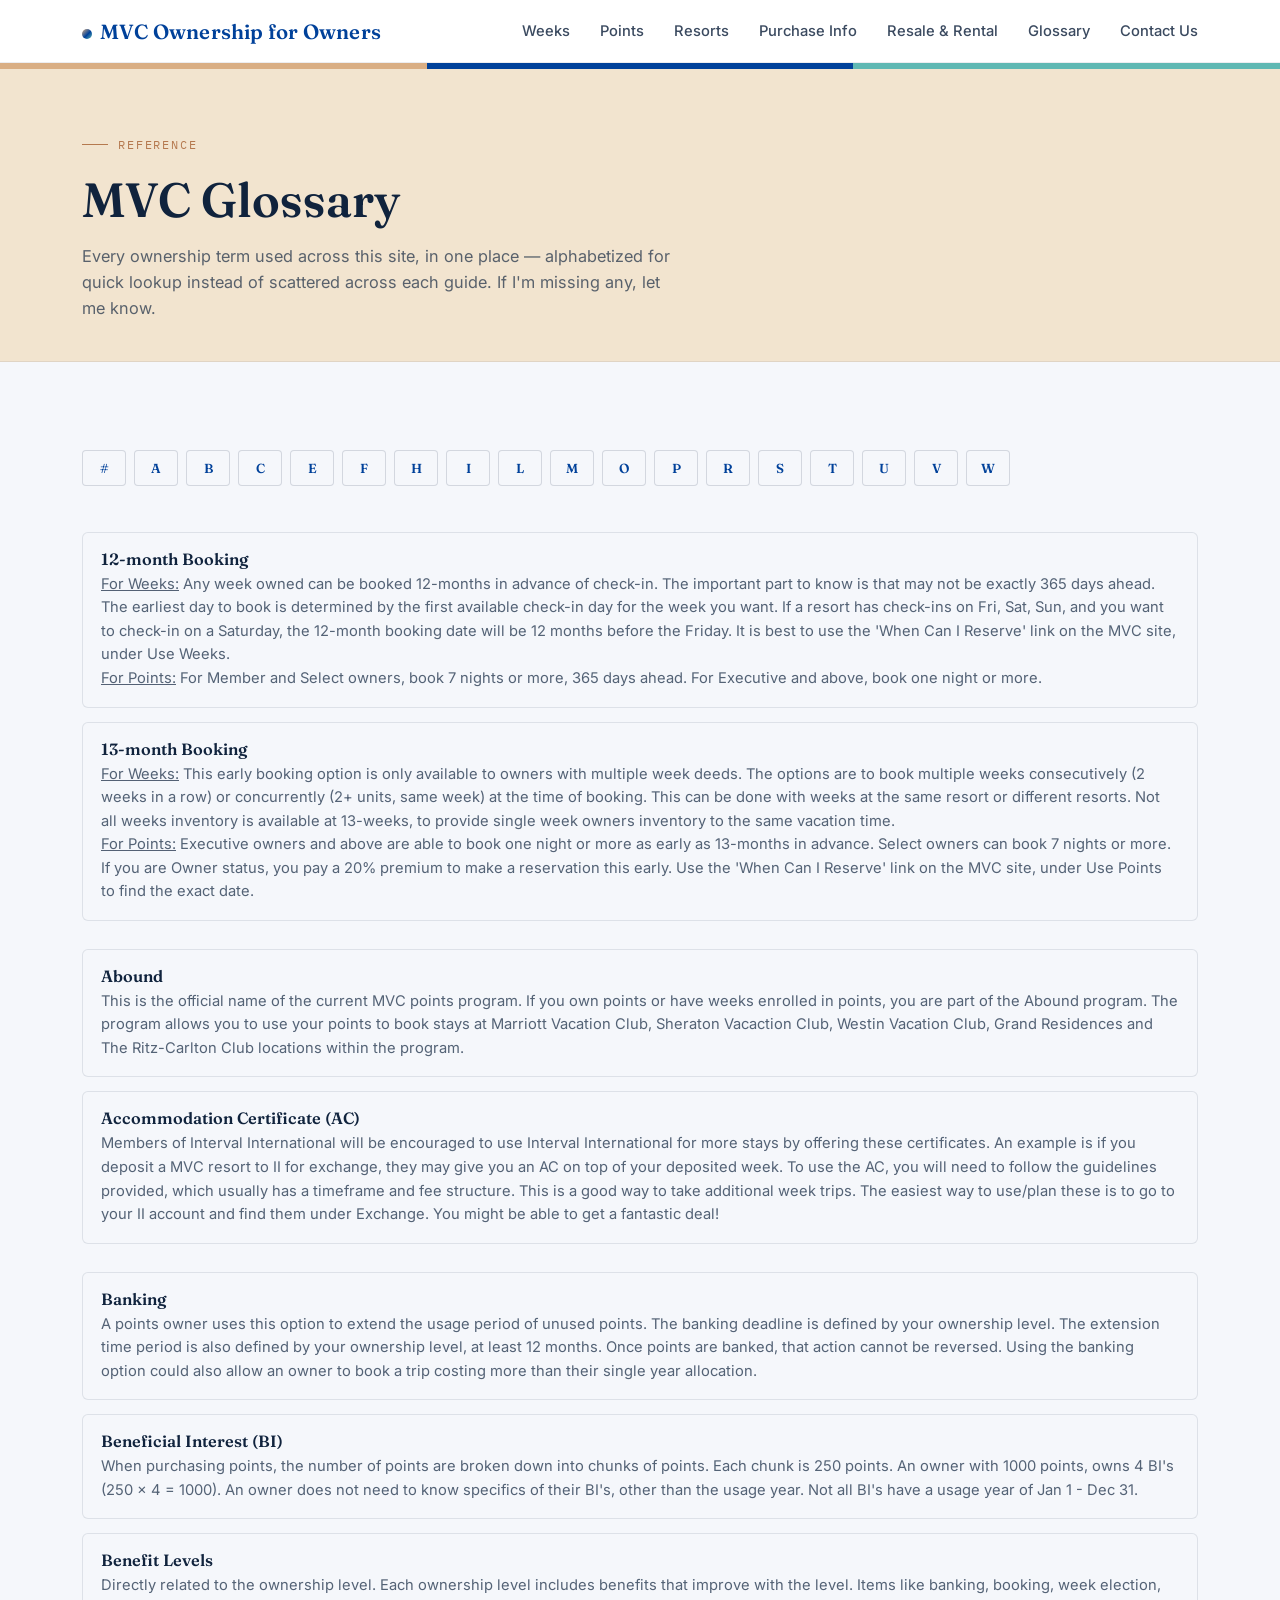
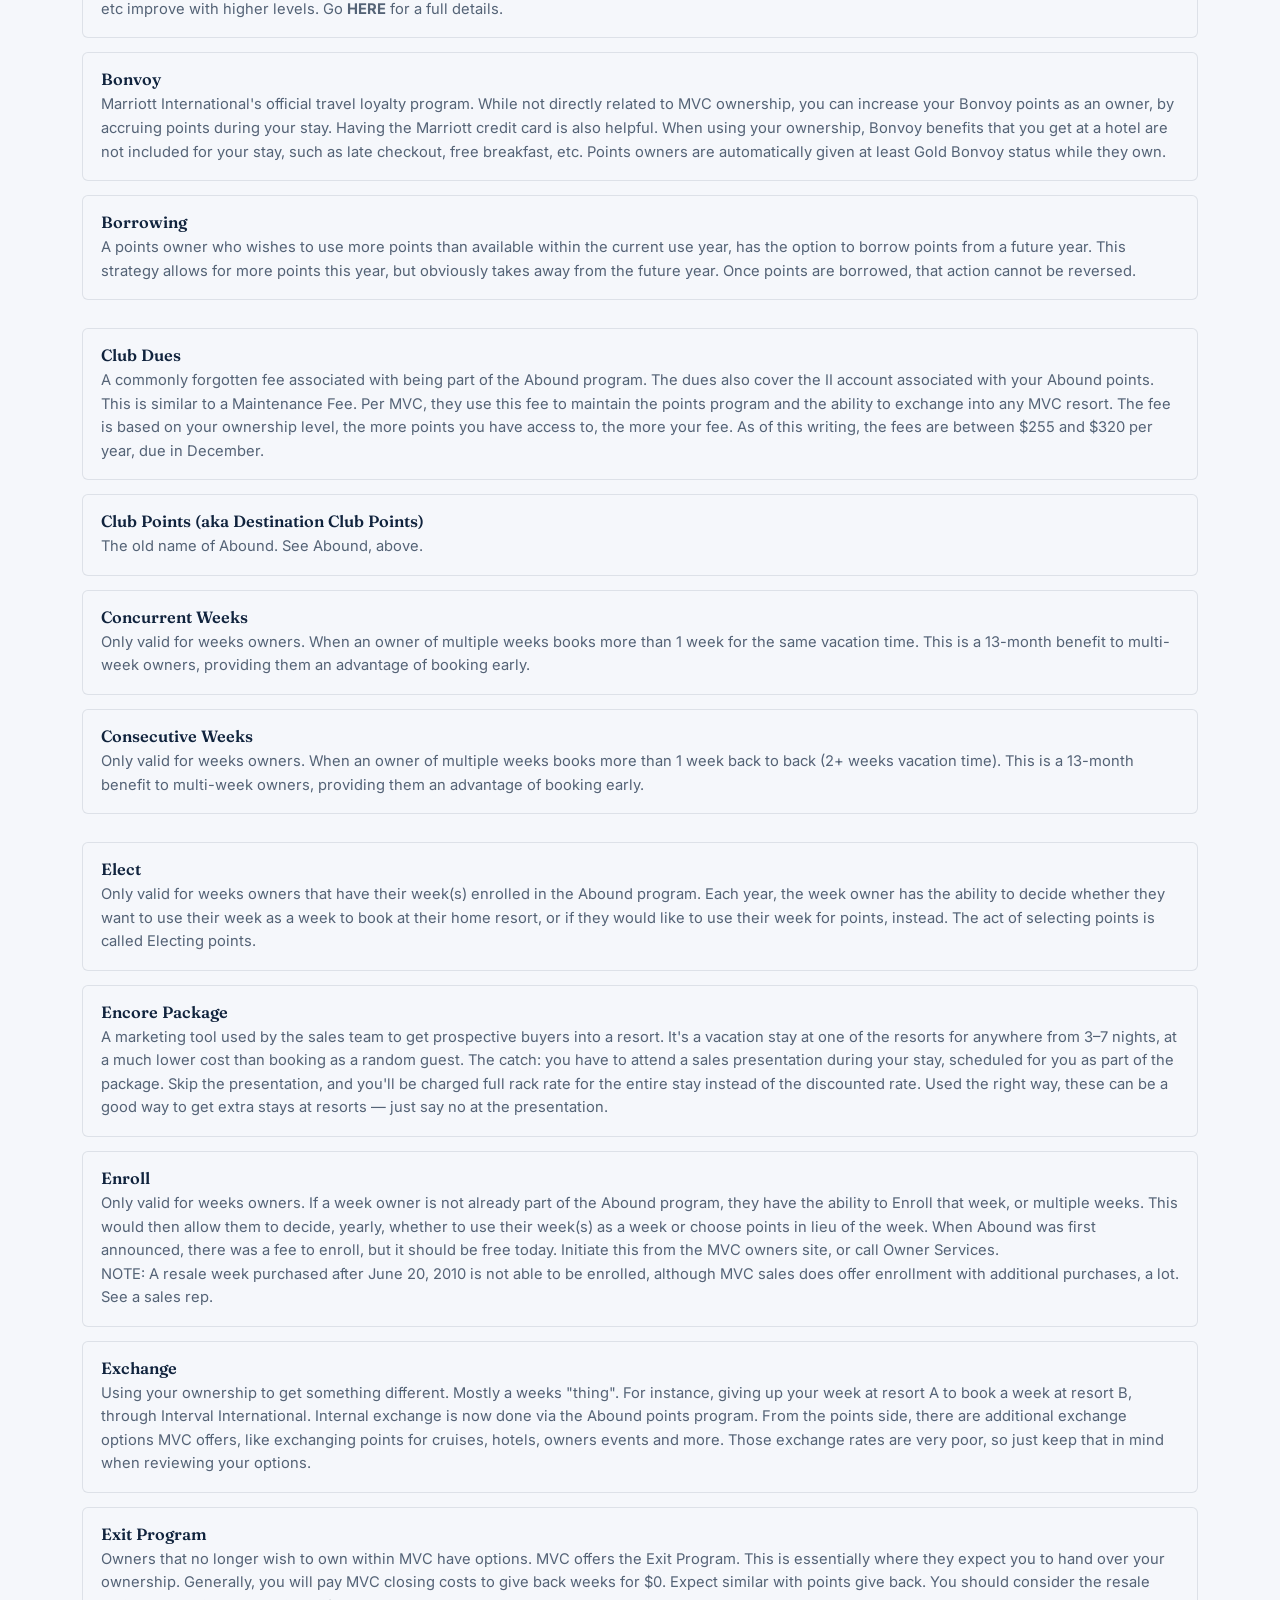
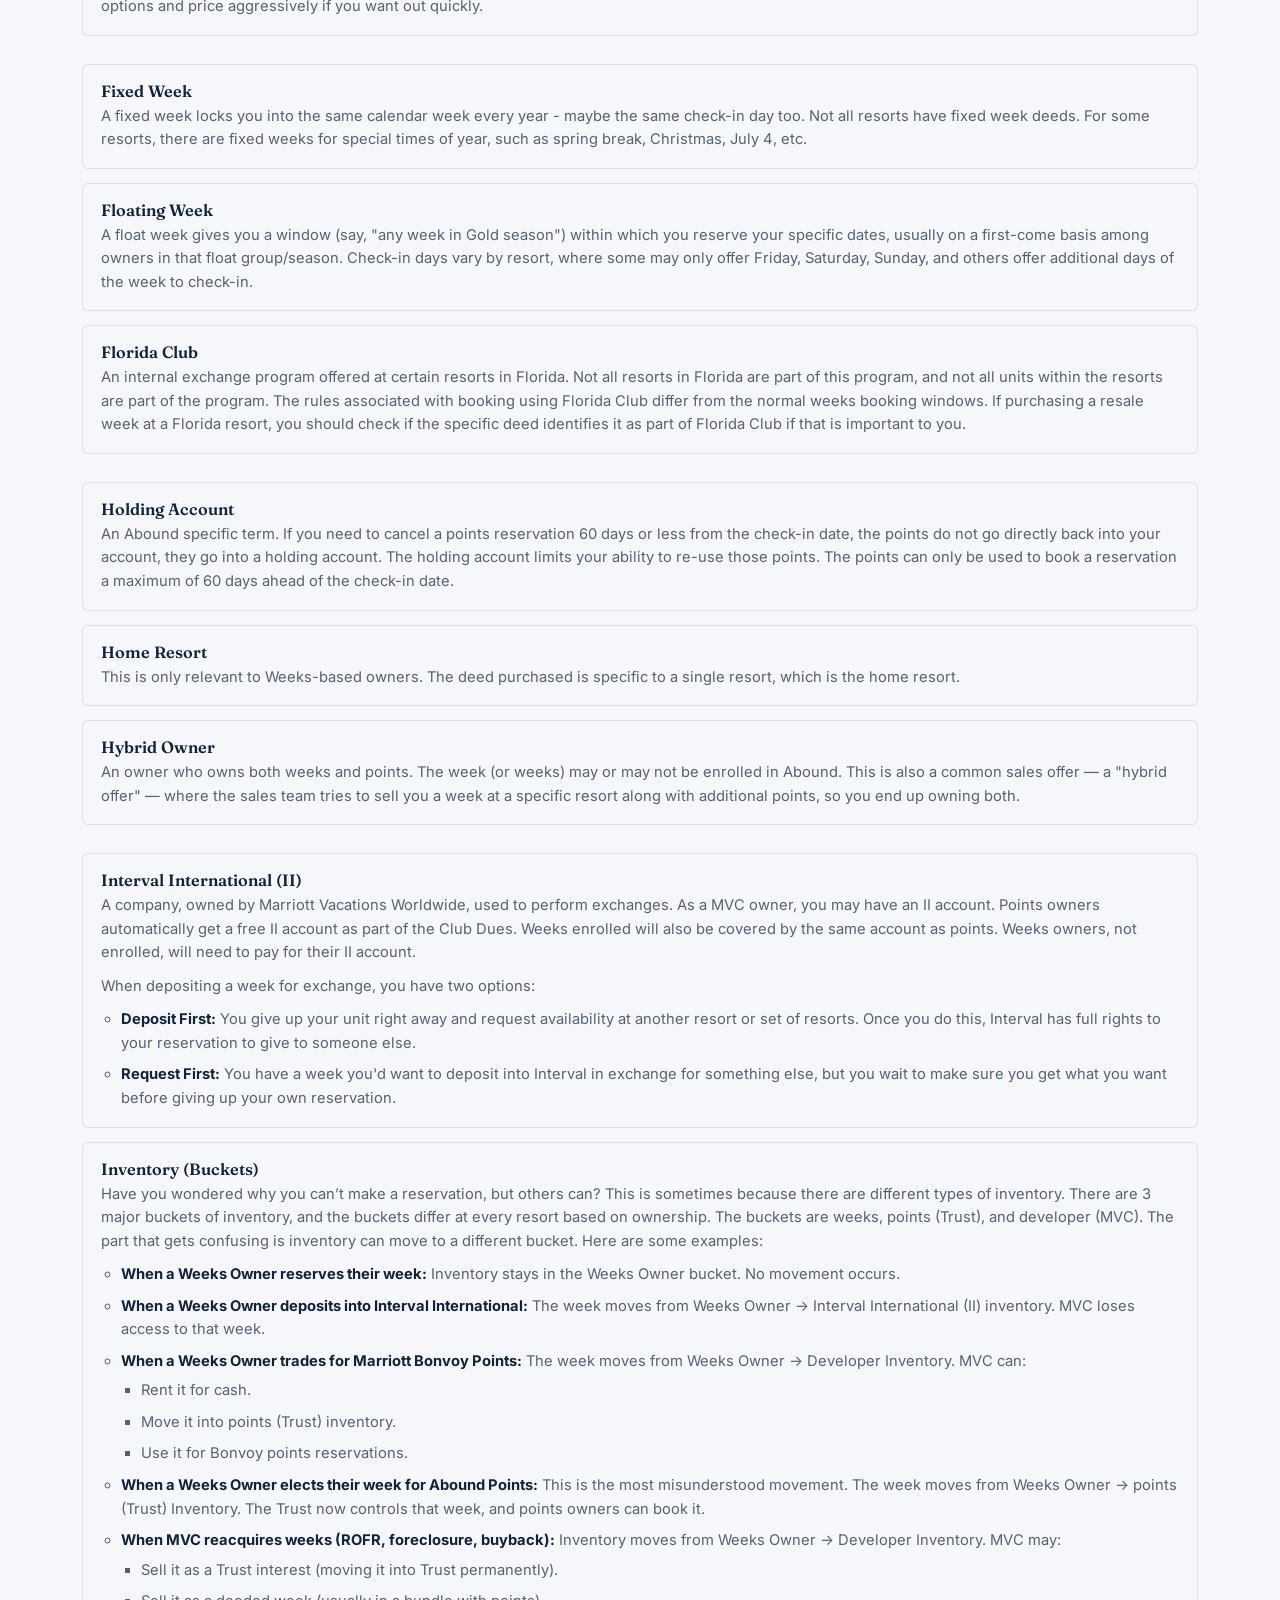
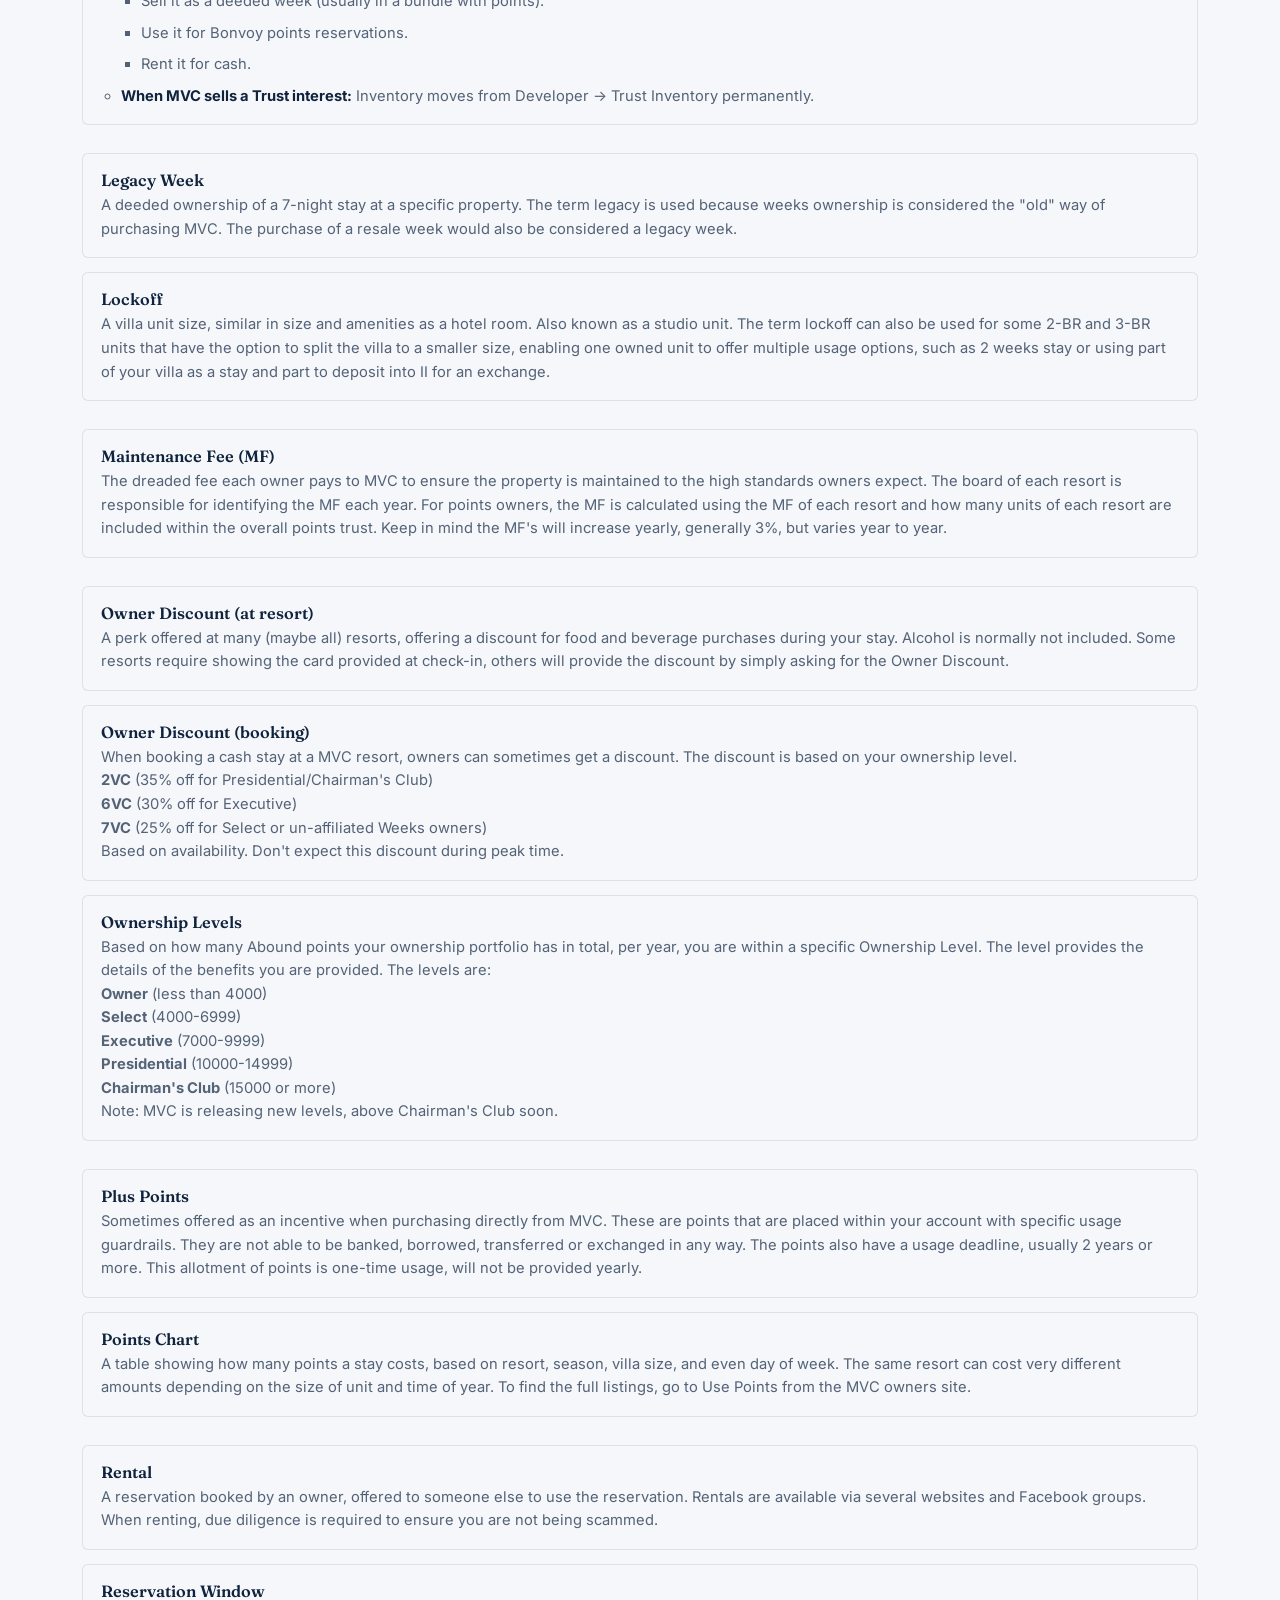
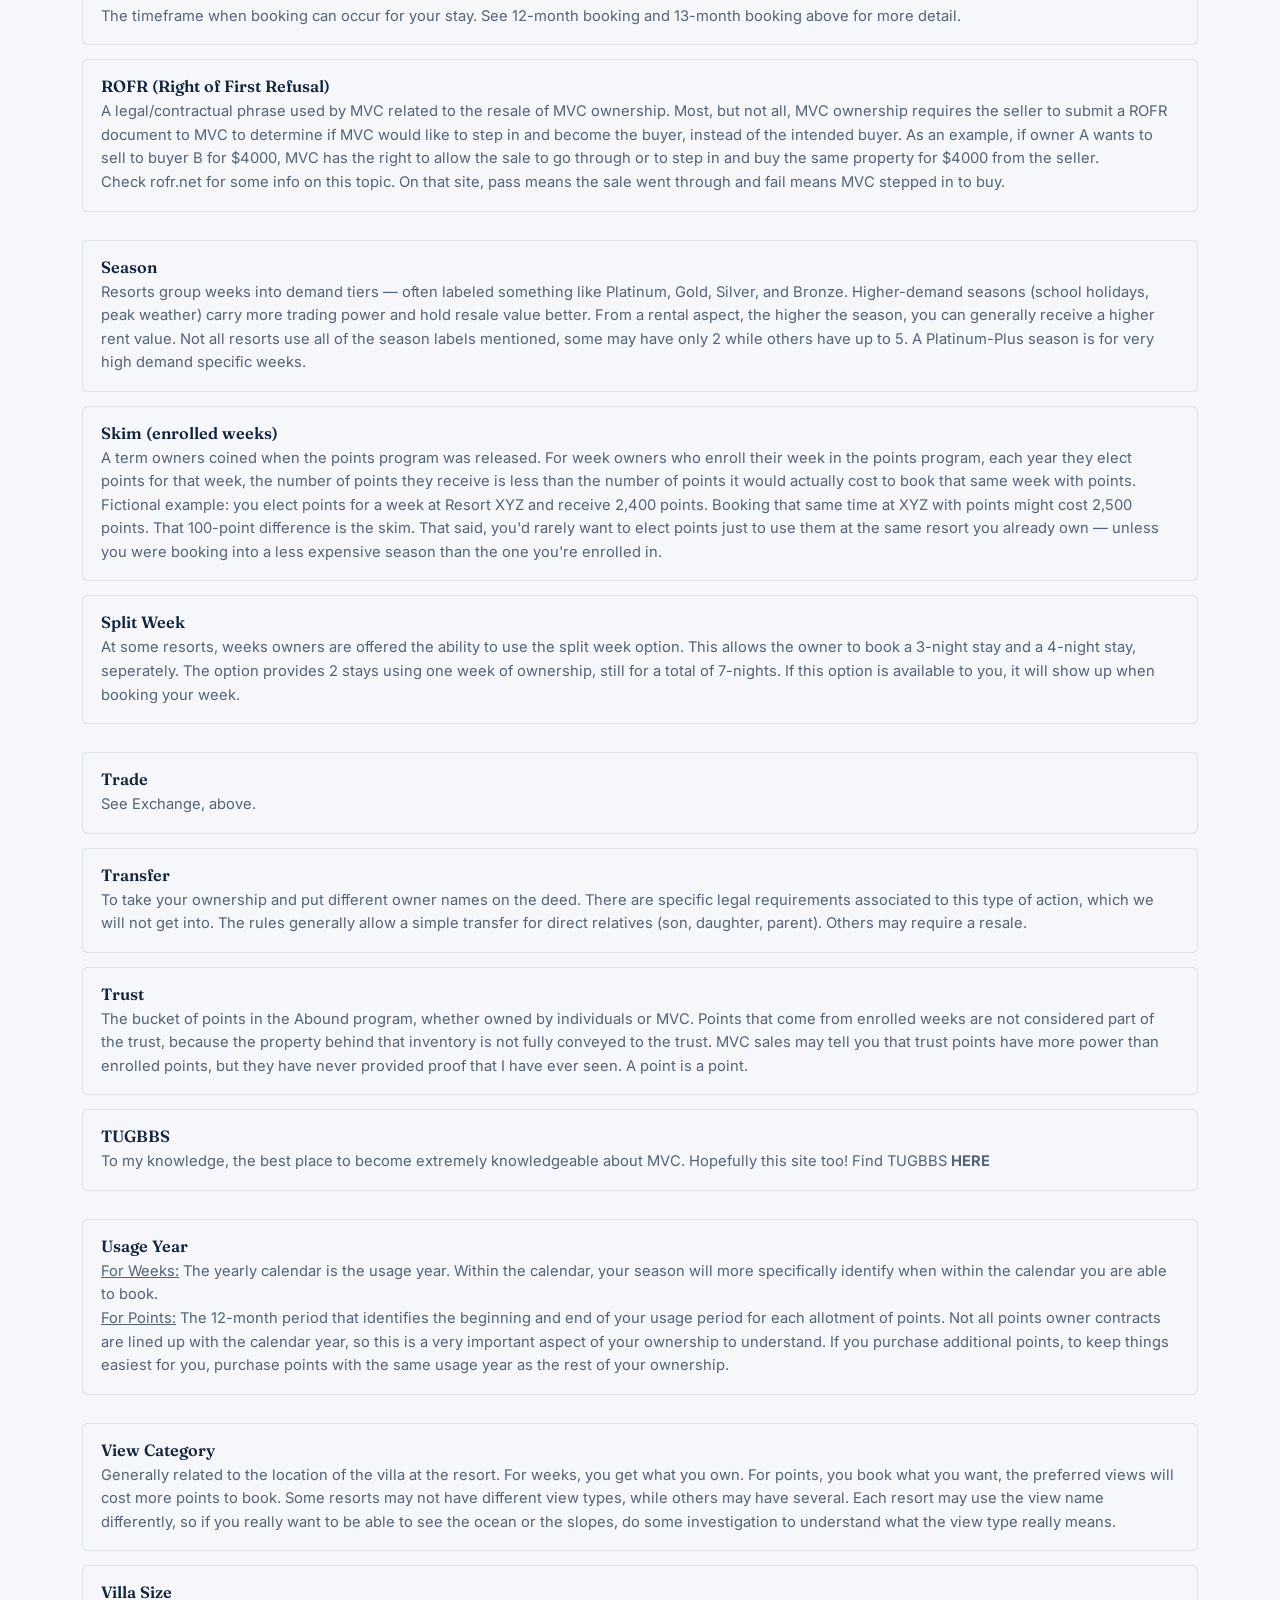
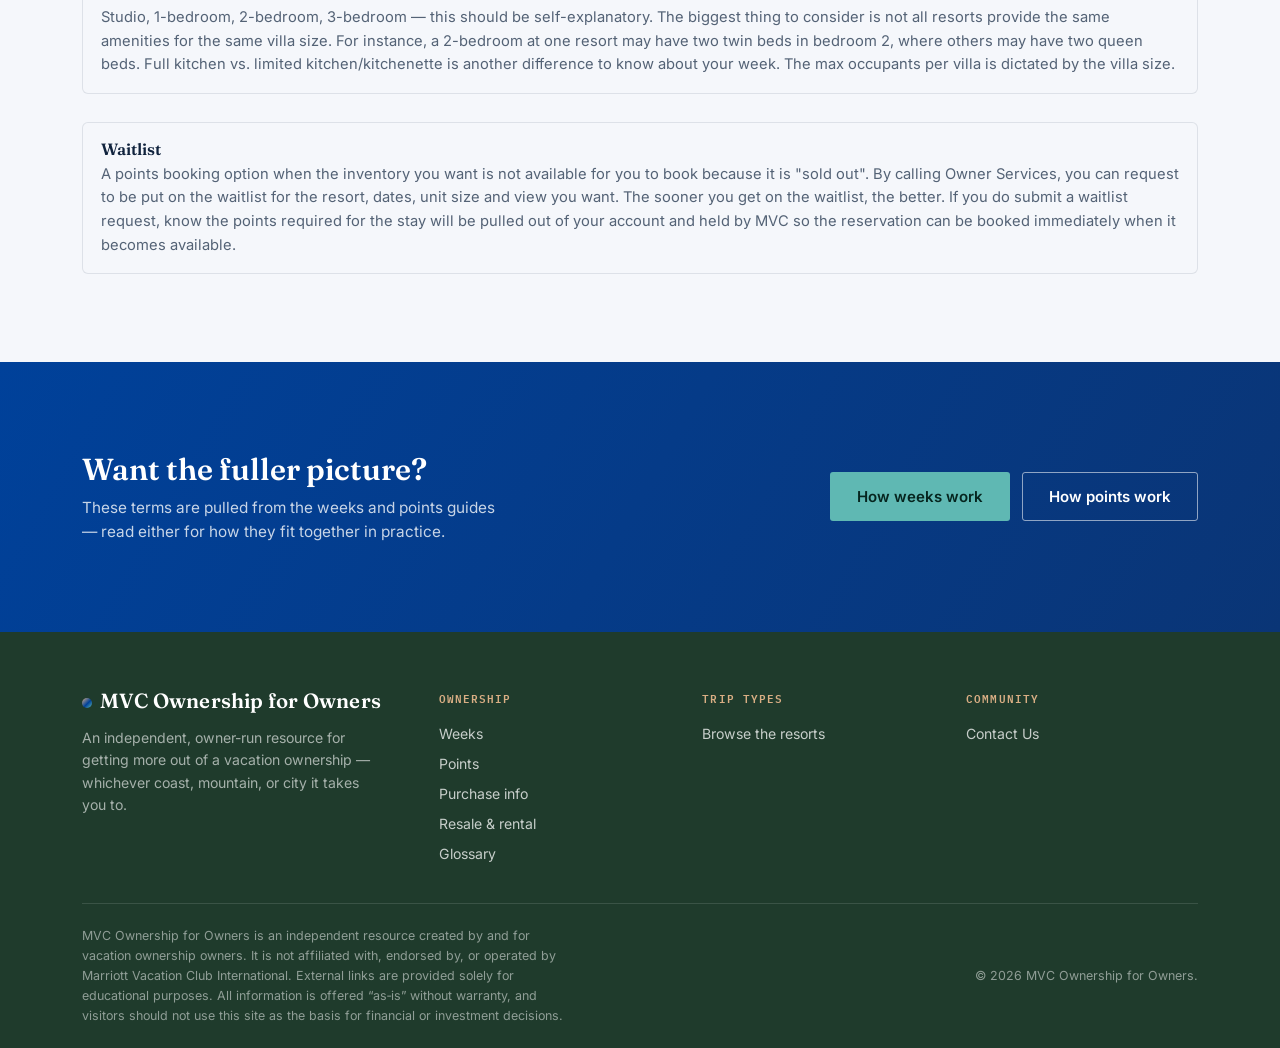
<file: glossary.html>
<!DOCTYPE html>
<html lang="en">
<head>
<meta charset="UTF-8">
<meta name="viewport" content="width=device-width, initial-scale=1.0">
<title>MVC Glossary — MVC Ownership for Owners</title>
<meta name="description" content="Every ownership term used across this site, defined in one place — season, villa size, points chart, booking windows, and more, alphabetized.">
<link rel="preconnect" href="https://fonts.googleapis.com">
<link rel="preconnect" href="https://fonts.gstatic.com" crossorigin>
<link href="https://fonts.googleapis.com/css2?family=Fraunces:opsz,wght@9..144,500;9..144,600;9..144,700&family=Inter:wght@400;500;600;700&family=IBM+Plex+Mono:wght@500;600&display=swap" rel="stylesheet">
<link rel="stylesheet" href="styles.css">
</head>
<body>

<header class="site-header">
  <div class="nav">
    <a class="logo" href="index.html">
      <span class="mark" aria-hidden="true"></span>
      MVC Ownership for Owners
    </a>
    <nav class="links" aria-label="Primary">
      <a href="weeks.html">Weeks</a>
      <a href="points.html">Points</a>
      <a href="resorts.html">Resorts</a>
      <a href="purchase.html">Purchase Info</a>
      <a href="resale.html">Resale &amp; Rental</a>
      <a href="glossary.html">Glossary</a>
      <a href="contact.html">Contact Us</a>
    </nav>
  </div>
</header>

<div class="tri-stripe"><span class="s1"></span><span class="s2"></span><span class="s3"></span></div>

<main>

  <section class="page-hero">
    <div class="wrap">
      <p class="eyebrow">Reference</p>
      <h1>MVC Glossary</h1>
      <p class="sub">Every ownership term used across this site, in one place — alphabetized for quick lookup instead of scattered across each guide. If I'm missing any, let me know.</p>
    </div>
  </section>

  <section>
    <div class="wrap">
      <nav class="glossary-quicklinks" aria-label="Jump to letter">
        <a href="#symbol" class="quicklink-box">#</a>
        <a href="#A" class="quicklink-box">A</a>
        <a href="#B" class="quicklink-box">B</a>
        <a href="#C" class="quicklink-box">C</a>
        <a href="#E" class="quicklink-box">E</a>
        <a href="#F" class="quicklink-box">F</a>
        <a href="#H" class="quicklink-box">H</a>
        <a href="#I" class="quicklink-box">I</a>
        <a href="#L" class="quicklink-box">L</a>
        <a href="#M" class="quicklink-box">M</a>
        <a href="#O" class="quicklink-box">O</a>
        <a href="#P" class="quicklink-box">P</a>
        <a href="#R" class="quicklink-box">R</a>
        <a href="#S" class="quicklink-box">S</a>
        <a href="#T" class="quicklink-box">T</a>
        <a href="#U" class="quicklink-box">U</a>
        <a href="#V" class="quicklink-box">V</a>
        <a href="#W" class="quicklink-box">W</a>
      </nav>
      <ul class="term-list">
        <div id="symbol" class="glossary-anchor"></div>
        <li id="term-12-month">
          <span class="term-name">12-month Booking</span>
          <span class="term-def"><span style="text-decoration: underline;">For Weeks:</span> Any week owned can be booked 12-months in advance of check-in. The important part to know is that may not be exactly 365 days ahead. The earliest day to book is determined by the first available check-in day for the week you want. If a resort has check-ins on Fri, Sat, Sun, and you want to check-in on a Saturday, the 12-month booking date will be 12 months before the Friday. It is best to use the 'When Can I Reserve' link on the MVC site, under Use Weeks.<br><span style="text-decoration: underline;">For Points:</span> For Member and Select owners, book 7 nights or more, 365 days ahead.  For Executive and above, book one night or more.</span>
        </li>
        <li id="term-13-month">
          <span class="term-name">13-month Booking</span>
          <span class="term-def"><span style="text-decoration: underline;">For Weeks:</span> This early booking option is only available to owners with multiple week deeds. The options are to book multiple weeks consecutively (2 weeks in a row) or concurrently (2+ units, same week) at the time of booking. This can be done with weeks at the same resort or different resorts. Not all weeks inventory is available at 13-weeks, to provide single week owners inventory to the same vacation time.<br><span style="text-decoration: underline;">For Points:</span> Executive owners and above are able to book one night or more as early as 13-months in advance. Select owners can book 7 nights or more. If you are Owner status, you pay a 20% premium to make a reservation this early. Use the 'When Can I Reserve' link on the MVC site, under Use Points to find the exact date.</span>
        </li>
        <div id="A" class="glossary-anchor"></div>
        <li id="term-abound">
          <span class="term-name">Abound</span>
          <span class="term-def">This is the official name of the current MVC points program. If you own points or have weeks enrolled in points, you are part of the Abound program. The program allows you to use your points to book stays at Marriott Vacation Club, Sheraton Vacaction Club, Westin Vacation Club, Grand Residences and The Ritz-Carlton Club locations within the program.</span>
        </li>
        <li id="term-accomodation-cert">
          <span class="term-name">Accommodation Certificate (AC)</span>
          <span class="term-def">Members of Interval International will be encouraged to use Interval International for more stays by offering these certificates. An example is if you deposit a MVC resort to II for exchange, they may give you an AC on top of your deposited week. To use the AC, you will need to follow the guidelines provided, which usually has a timeframe and fee structure. This is a good way to take additional week trips. The easiest way to use/plan these is to go to your II account and find them under Exchange.  You might be able to get a fantastic deal!</span>
        </li>
        <div id="B" class="glossary-anchor"></div>
        <li id="term-banking">
          <span class="term-name">Banking</span>
          <span class="term-def">A points owner uses this option to extend the usage period of unused points. The banking deadline is defined by your ownership level. The extension time period is also defined by your ownership level, at least 12 months. Once points are banked, that action cannot be reversed. Using the banking option could also allow an owner to book a trip costing more than their single year allocation.</span>
        </li>
        <li id="term-beneficial-interest">
          <span class="term-name">Beneficial Interest (BI)</span>
          <span class="term-def">When purchasing points, the number of points are broken down into chunks of points. Each chunk is 250 points. An owner with 1000 points, owns 4 BI's (250 x 4 = 1000). An owner does not need to know specifics of their BI's, other than the usage year. Not all BI's have a usage year of Jan 1 - Dec 31.</span>
        </li>
        <li id="term-benefit-levels">
          <span class="term-name">Benefit Levels</span>
          <span class="term-def">Directly related to the ownership level. Each ownership level includes benefits that improve with the level. Items like banking, booking, week election, etc improve with higher levels. Go <a href="https://www.marriottvacationclub.com/common/cms/mvc/pdfs/myvc/orl-benefits.pdf" target="_blank" rel="noopener noreferrer"><strong>HERE</strong></a> for a full details.</span>
        </li>
        <li id="term-bonvoy">
          <span class="term-name">Bonvoy</span>
          <span class="term-def">Marriott International's official travel loyalty program. While not directly related to MVC ownership, you can increase your Bonvoy points as an owner, by accruing points during your stay. Having the Marriott credit card is also helpful. When using your ownership, Bonvoy benefits that you get at a hotel are not included for your stay, such as late checkout, free breakfast, etc. Points owners are automatically given at least Gold Bonvoy status while they own.</span>
        </li>
        <li id="term-borrowing">
          <span class="term-name">Borrowing</span>
          <span class="term-def">A points owner who wishes to use more points than available within the current use year, has the option to borrow points from a future year. This strategy allows for more points this year, but obviously takes away from the future year. Once points are borrowed, that action cannot be reversed.</span>
        </li>
        <div id="C" class="glossary-anchor"></div>
        <li id="term-club-dues">
          <span class="term-name">Club Dues</span>
          <span class="term-def">A commonly forgotten fee associated with being part of the Abound program. The dues also cover the II account associated with your Abound points. This is similar to a Maintenance Fee. Per MVC, they use this fee to maintain the points program and the ability to exchange into any MVC resort. The fee is based on your ownership level, the more points you have access to, the more your fee. As of this writing, the fees are between $255 and $320 per year, due in December.</span>
        </li>
        <li id="term-club-points">
          <span class="term-name">Club Points (aka Destination Club Points)</span>
          <span class="term-def">The old name of Abound.  See Abound, above.</span>
        </li>
        <li id="term-concurrent-weeks">
          <span class="term-name">Concurrent Weeks</span>
          <span class="term-def">Only valid for weeks owners. When an owner of multiple weeks books more than 1 week for the same vacation time. This is a 13-month benefit to multi-week owners, providing them an advantage of booking early.</span>
        </li>
        <li id="term-consecutive-weeks">
          <span class="term-name">Consecutive Weeks</span>
          <span class="term-def">Only valid for weeks owners. When an owner of multiple weeks books more than 1 week back to back (2+ weeks vacation time). This is a 13-month benefit to multi-week owners, providing them an advantage of booking early.</span>
        </li>
        <div id="E" class="glossary-anchor"></div>
        <li id="term-elect">
          <span class="term-name">Elect</span>
          <span class="term-def">Only valid for weeks owners that have their week(s) enrolled in the Abound program. Each year, the week owner has the ability to decide whether they want to use their week as a week to book at their home resort, or if they would like to use their week for points, instead. The act of selecting points is called Electing points.</span>
        </li>
        <li id="term-encore-package">
          <span class="term-name">Encore Package</span>
          <span class="term-def">A marketing tool used by the sales team to get prospective buyers into a resort. It's a vacation stay at one of the resorts for anywhere from 3–7 nights, at a much lower cost than booking as a random guest. The catch: you have to attend a sales presentation during your stay, scheduled for you as part of the package. Skip the presentation, and you'll be charged full rack rate for the entire stay instead of the discounted rate. Used the right way, these can be a good way to get extra stays at resorts — just say no at the presentation.</span>
        </li>
        <li id="term-enroll">
          <span class="term-name">Enroll</span>
          <span class="term-def">Only valid for weeks owners. If a week owner is not already part of the Abound program, they have the ability to Enroll that week, or multiple weeks. This would then allow them to decide, yearly, whether to use their week(s) as a week or choose points in lieu of the week. When Abound was first announced, there was a fee to enroll, but it should be free today. Initiate this from the MVC owners site, or call Owner Services. <br>NOTE: A resale week purchased after June 20, 2010 is not able to be enrolled, although MVC sales does offer enrollment with additional purchases, a lot.  See a sales rep.</span>
        </li>
        <li id="term-exchange">
          <span class="term-name">Exchange</span>
          <span class="term-def">Using your ownership to get something different. Mostly a weeks "thing". For instance, giving up your week at resort A to book a week at resort B, through Interval International. Internal exchange is now done via the Abound points program. From the points side, there are additional exchange options MVC offers, like exchanging points for cruises, hotels, owners events and more. Those exchange rates are very poor, so just keep that in mind when reviewing your options.</span>
        </li>
        <li id="term-exit-program">
          <span class="term-name">Exit Program</span>
          <span class="term-def">Owners that no longer wish to own within MVC have options. MVC offers the Exit Program. This is essentially where they expect you to hand over your ownership. Generally, you will pay MVC closing costs to give back weeks for $0. Expect similar with points give back. You should consider the resale options and price aggressively if you want out quickly.</span>
        </li>
        <div id="F" class="glossary-anchor"></div>
        <li id="term-fixed">
          <span class="term-name">Fixed Week</span>
          <span class="term-def">A fixed week locks you into the same calendar week every year - maybe the same check-in day too. Not all resorts have fixed week deeds. For some resorts, there are fixed weeks for special times of year, such as spring break, Christmas, July 4, etc.</span>
        </li>
        <li id="term-float">
          <span class="term-name">Floating Week</span>
          <span class="term-def">A float week gives you a window (say, "any week in Gold season") within which you reserve your specific dates, usually on a first-come basis among owners in that float group/season. Check-in days vary by resort, where some may only offer Friday, Saturday, Sunday, and others offer additional days of the week to check-in.</span>
        </li>
        <li id="term-florida-club">
          <span class="term-name">Florida Club</span>
          <span class="term-def">An internal exchange program offered at certain resorts in Florida. Not all resorts in Florida are part of this program, and not all units within the resorts are part of the program. The rules associated with booking using Florida Club differ from the normal weeks booking windows. If purchasing a resale week at a Florida resort, you should check if the specific deed identifies it as part of Florida Club if that is important to you.</span>
        </li>
        <div id="H" class="glossary-anchor"></div>
        <li id="term-holding-acct">
          <span class="term-name">Holding Account</span>
          <span class="term-def">An Abound specific term. If you need to cancel a points reservation 60 days or less from the check-in date, the points do not go directly back into your account, they go into a holding account. The holding account limits your ability to re-use those points. The points can only be used to book a reservation a maximum of 60 days ahead of the check-in date.</span>
        </li>
        <li id="term-home-resort">
          <span class="term-name">Home Resort</span>
          <span class="term-def">This is only relevant to Weeks-based owners. The deed purchased is specific to a single resort, which is the home resort.</span>
        </li>
        <li id="term-hybrid-owner">
          <span class="term-name">Hybrid Owner</span>
          <span class="term-def">An owner who owns both weeks and points. The week (or weeks) may or may not be enrolled in Abound. This is also a common sales offer — a "hybrid offer" — where the sales team tries to sell you a week at a specific resort along with additional points, so you end up owning both.</span>
        </li>
        <div id="I" class="glossary-anchor"></div>
        <li id="term-interval">
          <span class="term-name">Interval International (II)</span>
          <div class="term-def">
            <p>A company, owned by Marriott Vacations Worldwide, used to perform exchanges. As a MVC owner, you may have an II account. Points owners automatically get a free II account as part of the Club Dues. Weeks enrolled will also be covered by the same account as points. Weeks owners, not enrolled, will need to pay for their II account.</p>
            <p>When depositing a week for exchange, you have two options:</p>
            <ul>
              <li><strong>Deposit First:</strong> You give up your unit right away and request availability at another resort or set of resorts. Once you do this, Interval has full rights to your reservation to give to someone else.</li>
              <li><strong>Request First:</strong> You have a week you'd want to deposit into Interval in exchange for something else, but you wait to make sure you get what you want before giving up your own reservation.</li>
            </ul>
          </div>
        </li>
        <li id="term-inventory">
          <span class="term-name">Inventory (Buckets)</span>
          <div class="term-def">
            <p>Have you wondered why you can’t make a reservation, but others can? This is sometimes because there are different types of inventory. There are 3 major buckets of inventory, and the buckets differ at every resort based on ownership. The buckets are weeks, points (Trust), and developer (MVC). The part that gets confusing is inventory can move to a different bucket. Here are some examples:</p>
            <ul>
              <li><strong>When a Weeks Owner reserves their week:</strong> Inventory stays in the Weeks Owner bucket. No movement occurs.</li>
              <li><strong>When a Weeks Owner deposits into Interval International:</strong> The week moves from Weeks Owner → Interval International (II) inventory. MVC loses access to that week.</li>
              <li><strong>When a Weeks Owner trades for Marriott Bonvoy Points:</strong> The week moves from Weeks Owner → Developer Inventory. MVC can:
                <ul>
                  <li>Rent it for cash.</li>
                  <li>Move it into points (Trust) inventory.</li>
                  <li>Use it for Bonvoy points reservations.</li>
                </ul>
              </li>
              <li><strong>When a Weeks Owner elects their week for Abound Points:</strong> This is the most misunderstood movement. The week moves from Weeks Owner → points (Trust) Inventory. The Trust now controls that week, and points owners can book it.</li>
              <li><strong>When MVC reacquires weeks (ROFR, foreclosure, buyback):</strong> Inventory moves from Weeks Owner → Developer Inventory. MVC may:
                <ul>
                  <li>Sell it as a Trust interest (moving it into Trust permanently).</li>
                  <li>Sell it as a deeded week (usually in a bundle with points).</li>
                  <li>Use it for Bonvoy points reservations.</li>
                  <li>Rent it for cash.</li>
                </ul>
              </li>
              <li><strong>When MVC sells a Trust interest:</strong> Inventory moves from Developer → Trust Inventory permanently.</li>
            </ul>
          </div>
        </li>
        <div id="L" class="glossary-anchor"></div>
        <li id="term-legacy-week">
          <span class="term-name">Legacy Week</span>
          <span class="term-def">A deeded ownership of a 7-night stay at a specific property. The term legacy is used because weeks ownership is considered the "old" way of purchasing MVC. The purchase of a resale week would also be considered a legacy week.</span>
        </li>
        <li id="term-lockoff">
          <span class="term-name">Lockoff</span>
          <span class="term-def">A villa unit size, similar in size and amenities as a hotel room. Also known as a studio unit. The term lockoff can also be used for some 2-BR and 3-BR units that have the option to split the villa to a smaller size, enabling one owned unit to offer multiple usage options, such as 2 weeks stay or using part of your villa as a stay and part to deposit into II for an exchange.</span>
        </li>
        <div id="M" class="glossary-anchor"></div>
        <li id="term-maintenance-fee">
          <span class="term-name">Maintenance Fee (MF)</span>
          <span class="term-def">The dreaded fee each owner pays to MVC to ensure the property is maintained to the high standards owners expect. The board of each resort is responsible for identifying the MF each year. For points owners, the MF is calculated using the MF of each resort and how many units of each resort are included within the overall points trust. Keep in mind the MF's will increase yearly, generally 3%, but varies year to year.</span>
        </li>
        <div id="O" class="glossary-anchor"></div>
        <li id="term-discount-resort">
          <span class="term-name">Owner Discount (at resort)</span>
          <span class="term-def">A perk offered at many (maybe all) resorts, offering a discount for food and beverage purchases during your stay. Alcohol is normally not included. Some resorts require showing the card provided at check-in, others will provide the discount by simply asking for the Owner Discount.</span>
        </li>
        <li id="term-discount-booking">
          <span class="term-name">Owner Discount (booking)</span>
          <span class="term-def">When booking a cash stay at a MVC resort, owners can sometimes get a discount. The discount is based on your ownership level.<br><strong>2VC</strong> (35% off for Presidential/Chairman's Club)<br><strong>6VC</strong> (30% off for Executive)<br><strong>7VC</strong> (25% off for Select or un-affiliated Weeks owners)<br>Based on availability. Don't expect this discount during peak time.</span>
        </li>
        <li id="term-owner-levels">
          <span class="term-name">Ownership Levels</span>
          <span class="term-def">Based on how many Abound points your ownership portfolio has in total, per year, you are within a specific Ownership Level. The level provides the details of the benefits you are provided.  The levels are:<br><strong>Owner</strong> (less than 4000)<br><strong>Select</strong> (4000-6999)<br><strong>Executive</strong> (7000-9999)<br><strong>Presidential</strong> (10000-14999)<br><strong>Chairman's Club</strong> (15000 or more)<br>Note: MVC is releasing new levels, above Chairman's Club soon.</span>
        </li>
        <div id="P" class="glossary-anchor"></div>
        <li id="term-plus-points">
          <span class="term-name">Plus Points</span>
          <span class="term-def">Sometimes offered as an incentive when purchasing directly from MVC. These are points that are placed within your account with specific usage guardrails. They are not able to be banked, borrowed, transferred or exchanged in any way. The points also have a usage deadline, usually 2 years or more. This allotment of points is one-time usage, will not be provided yearly.</span>
        </li>
        <li id="term-points-chart">
          <span class="term-name">Points Chart</span>
          <span class="term-def">A table showing how many points a stay costs, based on resort, season, villa size, and even day of week. The same resort can cost very different amounts depending on the size of unit and time of year. To find the full listings, go to Use Points from the MVC owners site.</span>
        </li>
        <div id="R" class="glossary-anchor"></div>
        <li id="term-rental">
          <span class="term-name">Rental</span>
          <span class="term-def">A reservation booked by an owner, offered to someone else to use the reservation. Rentals are available via several websites and Facebook groups. When renting, due diligence is required to ensure you are not being scammed.</span>
        </li>
        <li id="term-reservation-window">
          <span class="term-name">Reservation Window</span>
          <span class="term-def">The timeframe when booking can occur for your stay. See 12-month booking and 13-month booking above for more detail.</span>
        </li>
        <li id="term-rofr">
          <span class="term-name">ROFR (Right of First Refusal)</span>
          <span class="term-def">A legal/contractual phrase used by MVC related to the resale of MVC ownership. Most, but not all, MVC ownership requires the seller to submit a ROFR document to MVC to determine if MVC would like to step in and become the buyer, instead of the intended buyer. As an example, if owner A wants to sell to buyer B for $4000, MVC has the right to allow the sale to go through or to step in and buy the same property for $4000 from the seller.<br>Check rofr.net for some info on this topic. On that site, pass means the sale went through and fail means MVC stepped in to buy.</span>
        </li>
        <div id="S" class="glossary-anchor"></div>
        <li id="term-season">
          <span class="term-name">Season</span>
          <span class="term-def">Resorts group weeks into demand tiers — often labeled something like Platinum, Gold, Silver, and Bronze. Higher-demand seasons (school holidays, peak weather) carry more trading power and hold resale value better. From a rental aspect, the higher the season, you can generally receive a higher rent value.  Not all resorts use all of the season labels mentioned, some may have only 2 while others have up to 5. A Platinum-Plus season is for very high demand specific weeks.</span>
        </li>
        <li id="term-skim">
          <span class="term-name">Skim (enrolled weeks)</span>
          <span class="term-def">A term owners coined when the points program was released. For week owners who enroll their week in the points program, each year they elect points for that week, the number of points they receive is less than the number of points it would actually cost to book that same week with points. Fictional example: you elect points for a week at Resort XYZ and receive 2,400 points. Booking that same time at XYZ with points might cost 2,500 points. That 100-point difference is the skim. That said, you'd rarely want to elect points just to use them at the same resort you already own — unless you were booking into a less expensive season than the one you're enrolled in.</span>
        </li>
        <li id="term-split-week">
          <span class="term-name">Split Week</span>
          <span class="term-def">At some resorts, weeks owners are offered the ability to use the split week option. This allows the owner to book a 3-night stay and a 4-night stay, seperately. The option provides 2 stays using one week of ownership, still for a total of 7-nights. If this option is available to you, it will show up when booking your week.</span>
        </li>
        <div id="T" class="glossary-anchor"></div>
        <li id="term-trade">
          <span class="term-name">Trade</span>
          <span class="term-def">See Exchange, above.</span>
        </li>
        <li id="term-transfer">
          <span class="term-name">Transfer</span>
          <span class="term-def">To take your ownership and put different owner names on the deed. There are specific legal requirements associated to this type of action, which we will not get into. The rules generally allow a simple transfer for direct relatives (son, daughter, parent). Others may require a resale.</span>
        </li>
        <li id="term-trust">
          <span class="term-name">Trust</span>
          <span class="term-def">The bucket of points in the Abound program, whether owned by individuals or MVC. Points that come from enrolled weeks are not considered part of the trust, because the property behind that inventory is not fully conveyed to the trust. MVC sales may tell you that trust points have more power than enrolled points, but they have never provided proof that I have ever seen. A point is a point.</span>
        </li>
        <li id="term-tugbbs">
          <span class="term-name">TUGBBS</span>
          <span class="term-def">To my knowledge, the best place to become extremely knowledgeable about MVC. Hopefully this site too! Find TUGBBS <a href="https://tugbbs.com/forums/" target="_blank" rel="noopener noreferrer"><strong>HERE</strong></a></span>
        </li>
        <div id="U" class="glossary-anchor"></div>
        <li id="term-usage-year">
          <span class="term-name">Usage Year</span>
          <span class="term-def"><span style="text-decoration: underline;">For Weeks:</span> The yearly calendar is the usage year. Within the calendar, your season will more specifically identify when within the calendar you are able to book.<br><span style="text-decoration: underline;">For Points:</span> The 12-month period that identifies the beginning and end of your usage period for each allotment of points. Not all points owner contracts are lined up with the calendar year, so this is a very important aspect of your ownership to understand. If you purchase additional points, to keep things easiest for you, purchase points with the same usage year as the rest of your ownership.</span>
        </li>
        <div id="V" class="glossary-anchor"></div>
        <li id="term-view-category">
          <span class="term-name">View Category</span>
          <span class="term-def">Generally related to the location of the villa at the resort. For weeks, you get what you own. For points, you book what you want, the preferred views will cost more points to book. Some resorts may not have different view types, while others may have several. Each resort may use the view name differently, so if you really want to be able to see the ocean or the slopes, do some investigation to understand what the view type really means.</span>
        </li>
        <li id="term-villa-size">
          <span class="term-name">Villa Size</span>
          <span class="term-def">Studio, 1-bedroom, 2-bedroom, 3-bedroom — this should be self-explanatory. The biggest thing to consider is not all resorts provide the same amenities for the same villa size. For instance, a 2-bedroom at one resort may have two twin beds in bedroom 2, where others may have two queen beds. Full kitchen vs. limited kitchen/kitchenette is another difference to know about your week.  The max occupants per villa is dictated by the villa size.</span>
        </li>
        <div id="W" class="glossary-anchor"></div>
        <li id="term-waitlist">
          <span class="term-name">Waitlist</span>
          <span class="term-def">A points booking option when the inventory you want is not available for you to book because it is "sold out". By calling Owner Services, you can request to be put on the waitlist for the resort, dates, unit size and view you want. The sooner you get on the waitlist, the better. If you do submit a waitlist request, know the points required for the stay will be pulled out of your account and held by MVC so the reservation can be booked immediately when it becomes available.</span>
        </li>
      </ul>
    </div>
  </section>

  <section class="next-band">
    <div class="wrap next-inner">
      <div>
        <h2>Want the fuller picture?</h2>
        <p>These terms are pulled from the weeks and points guides — read either for how they fit together in practice.</p>
      </div>
      <div class="next-links">
        <a class="btn btn-primary" href="weeks.html">How weeks work</a>
        <a class="btn btn-ghost" href="points.html">How points work</a>
      </div>
    </div>
  </section>

</main>

<footer class="site-footer">
  <div class="wrap">
    <div class="footer-grid">
      <div class="footer-brand">
        <a class="logo" href="index.html">
          <span class="mark" aria-hidden="true"></span>
          MVC Ownership for Owners
        </a>
        <p>An independent, owner-run resource for getting more out of a vacation ownership — whichever coast, mountain, or city it takes you to.</p>
      </div>
      <div class="footer-col">
        <h4>Ownership</h4>
        <ul>
          <li><a href="weeks.html">Weeks</a></li>
          <li><a href="points.html">Points</a></li>
          <li><a href="purchase.html">Purchase info</a></li>
          <li><a href="resale.html">Resale &amp; rental</a></li>
          <li><a href="glossary.html">Glossary</a></li>
        </ul>
      </div>
      <div class="footer-col">
        <h4>Trip types</h4>
        <ul>
          <li><a href="resorts.html">Browse the resorts</a></li>
        </ul>
      </div>
      <div class="footer-col">
        <h4>Community</h4>
        <ul>
          <li><a href="contact.html">Contact Us</a></li>
        </ul>
      </div>
    </div>
    <div class="footer-bottom">
      <p>MVC Ownership for Owners is an independent resource created by and for vacation ownership owners. It is not affiliated with, endorsed by, or operated by Marriott Vacation Club International. External links are provided solely for educational purposes. All information is offered “as‑is” without warranty, and visitors should not use this site as the basis for financial or investment decisions.</p>
      <p>© 2026 MVC Ownership for Owners.</p>
    </div>
  </div>
</footer>

</body>
</html>
</file>
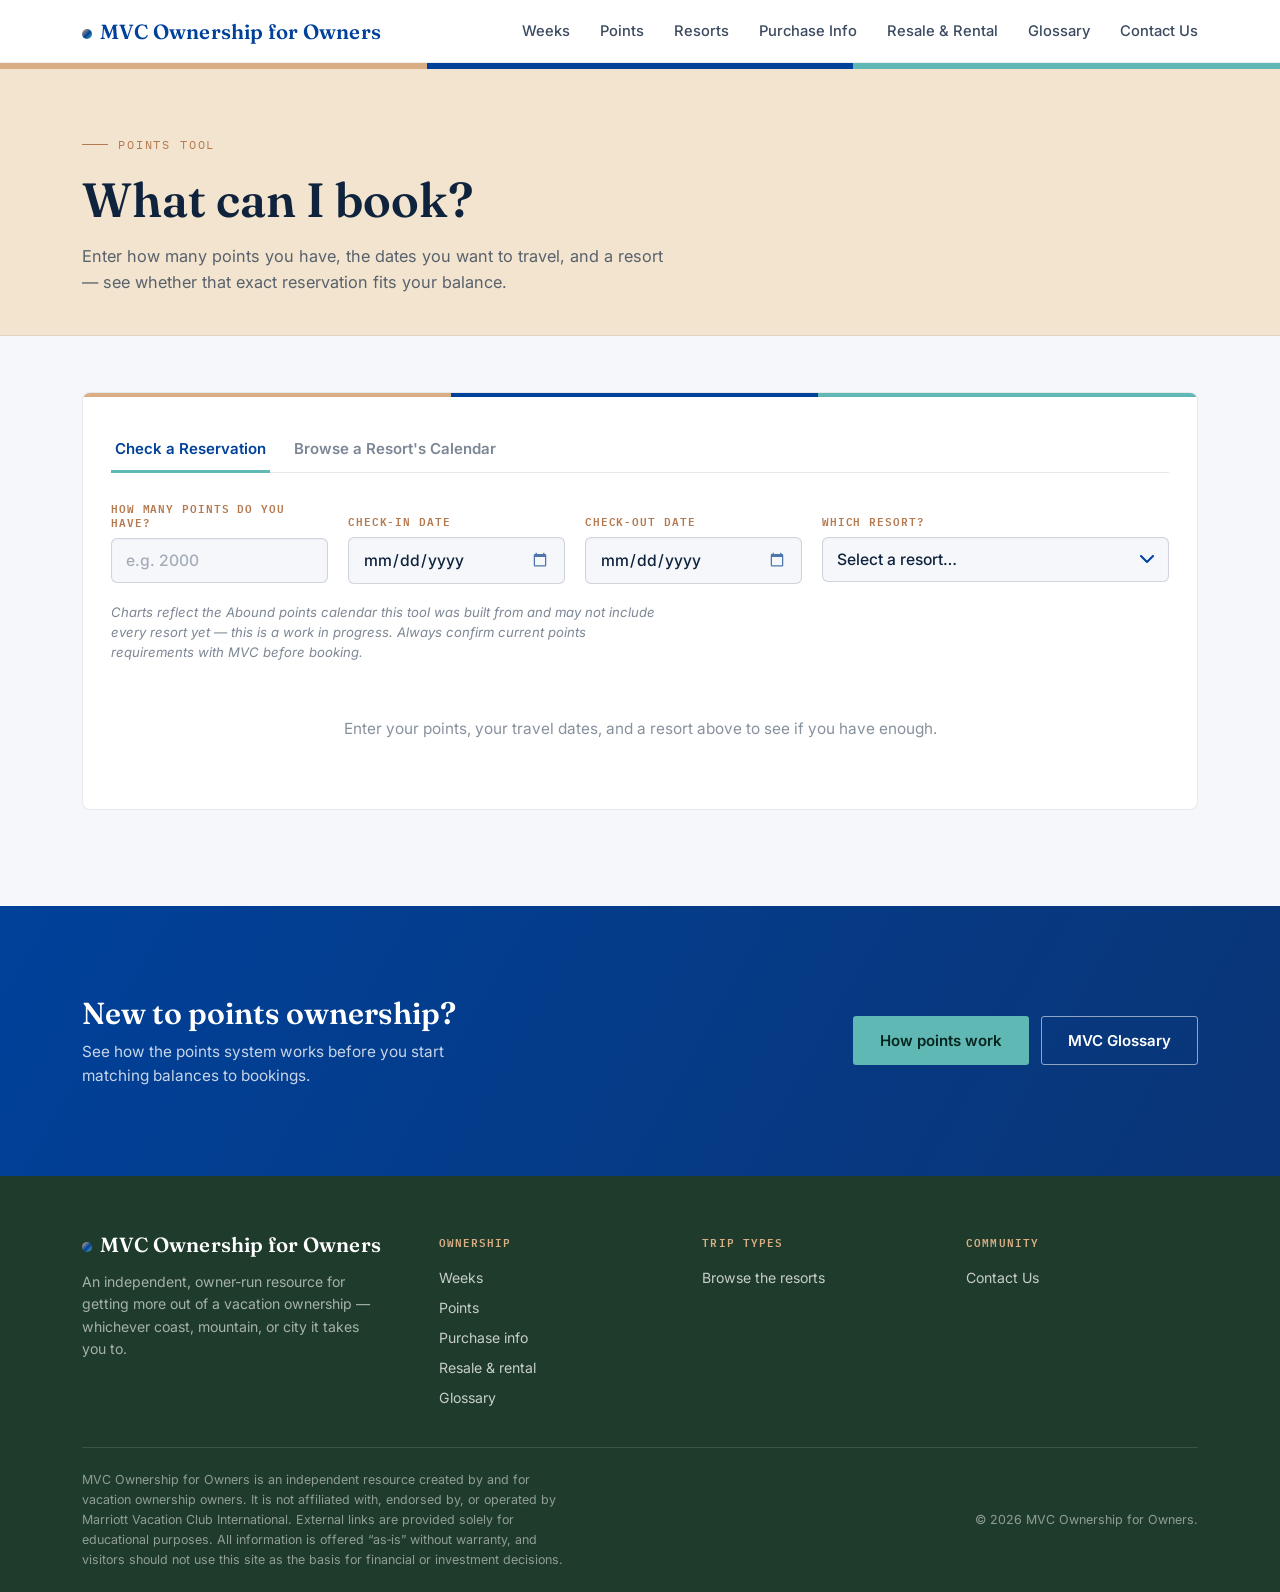
<file: points-calculator.html>
<!DOCTYPE html>
<html lang="en">
<head>
<meta charset="UTF-8">
<meta name="viewport" content="width=device-width, initial-scale=1.0">
<title>What Can I Book? — MVC Ownership for Owners</title>
<meta name="description" content="Enter your Abound points, your travel dates, and a resort to see whether you have enough points for that exact reservation.">
<link rel="preconnect" href="https://fonts.googleapis.com">
<link rel="preconnect" href="https://fonts.gstatic.com" crossorigin>
<link href="https://fonts.googleapis.com/css2?family=Fraunces:opsz,wght@9..144,500;9..144,600;9..144,700&family=Inter:wght@400;500;600;700&family=IBM+Plex+Mono:wght@500;600&display=swap" rel="stylesheet">
<link rel="stylesheet" href="styles.css">
<link rel="stylesheet" href="points-calculator.css">
</head>
<body>

<header class="site-header">
  <div class="nav">
    <a class="logo" href="index.html">
      <span class="mark" aria-hidden="true"></span>
      MVC Ownership for Owners
    </a>
    <nav class="links" aria-label="Primary">
      <a href="weeks.html">Weeks</a>
      <a href="points.html">Points</a>
      <a href="resorts.html">Resorts</a>
      <a href="purchase.html">Purchase Info</a>
      <a href="resale.html">Resale &amp; Rental</a>
      <a href="glossary.html">Glossary</a>
      <a href="contact.html">Contact Us</a>
    </nav>
  </div>
</header>

<div class="tri-stripe"><span class="s1"></span><span class="s2"></span><span class="s3"></span></div>

<main>

  <section class="page-hero">
    <div class="wrap">
      <p class="eyebrow">Points tool</p>
      <h1>What can I book?</h1>
      <p class="sub">Enter how many points you have, the dates you want to travel, and a resort — see whether that exact reservation fits your balance.</p>
    </div>
  </section>

  <section class="calc-section">
    <div class="wrap">
      <div class="calc-shell">

        <div class="calc-tabs" role="tablist" aria-label="Points tool mode">
          <button class="calc-tab is-active" id="tab-reservation" role="tab" aria-selected="true" type="button">Check a Reservation</button>
          <button class="calc-tab" id="tab-calendar" role="tab" aria-selected="false" type="button">Browse a Resort's Calendar</button>
        </div>

        <div id="panel-reservation" class="calc-panel">
          <div class="calc-controls">
            <div class="calc-field">
              <label for="calc-points">How many points do you have?</label>
              <input type="number" id="calc-points" min="0" step="1" inputmode="numeric" placeholder="e.g. 2000">
            </div>
            <div class="calc-field">
              <label for="calc-checkin">Check-in date</label>
              <input type="date" id="calc-checkin" min="2026-01-01" max="2027-12-31">
            </div>
            <div class="calc-field">
              <label for="calc-checkout">Check-out date</label>
              <input type="date" id="calc-checkout" min="2026-01-02" max="2028-01-07">
            </div>
            <div class="calc-field">
              <label for="calc-resort">Which resort?</label>
              <select id="calc-resort">
                <option value="">Select a resort…</option>
              </select>
            </div>
          </div>

          <p class="calc-note">Charts reflect the Abound points calendar this tool was built from and may not include every resort yet — this is a work in progress. Always confirm current points requirements with MVC before booking.</p>

          <div id="calc-results" class="calc-results">
            <p class="calc-placeholder">Enter your points, your travel dates, and a resort above to see if you have enough.</p>
          </div>
        </div>

        <div id="panel-calendar" class="calc-panel" hidden>
          <div class="calc-controls calc-controls-single">
            <div class="calc-field">
              <label for="calendar-resort">Which resort?</label>
              <select id="calendar-resort">
                <option value="">Select a resort…</option>
              </select>
            </div>
          </div>

          <p class="calc-note">This shows the full points chart for a resort — every season, day type, and unit size. Not all resorts are listed yet, and this is a work in progress; always confirm current points requirements with MVC before booking.</p>

          <div id="calendar-results" class="calc-results">
            <p class="calc-placeholder">Select a resort above to see its full points calendar.</p>
          </div>
        </div>

      </div>
    </div>
  </section>

  <section class="next-band">
    <div class="wrap next-inner">
      <div>
        <h2>New to points ownership?</h2>
        <p>See how the points system works before you start matching balances to bookings.</p>
      </div>
      <div class="next-links">
        <a class="btn btn-primary" href="points.html">How points work</a>
        <a class="btn btn-ghost" href="glossary.html">MVC Glossary</a>
      </div>
    </div>
  </section>

</main>

<footer class="site-footer">
  <div class="wrap">
    <div class="footer-grid">
      <div class="footer-brand">
        <a class="logo" href="index.html">
          <span class="mark" aria-hidden="true"></span>
          MVC Ownership for Owners
        </a>
        <p>An independent, owner-run resource for getting more out of a vacation ownership — whichever coast, mountain, or city it takes you to.</p>
      </div>
      <div class="footer-col">
        <h4>Ownership</h4>
        <ul>
          <li><a href="weeks.html">Weeks</a></li>
          <li><a href="points.html">Points</a></li>
          <li><a href="purchase.html">Purchase info</a></li>
          <li><a href="resale.html">Resale &amp; rental</a></li>
          <li><a href="glossary.html">Glossary</a></li>
        </ul>
      </div>
      <div class="footer-col">
        <h4>Trip types</h4>
        <ul>
          <li><a href="resorts.html">Browse the resorts</a></li>
        </ul>
      </div>
      <div class="footer-col">
        <h4>Community</h4>
        <ul>
          <li><a href="contact.html">Contact Us</a></li>
        </ul>
      </div>
    </div>
    <div class="footer-bottom">
      <p>MVC Ownership for Owners is an independent resource created by and for vacation ownership owners. It is not affiliated with, endorsed by, or operated by Marriott Vacation Club International. External links are provided solely for educational purposes. All information is offered “as‑is” without warranty, and visitors should not use this site as the basis for financial or investment decisions.</p>
      <p>© 2026 MVC Ownership for Owners.</p>
    </div>
  </div>
</footer>

<script src="points-data.js"></script>
<script src="points-date-logic.js"></script>
<script src="points-calculator.js"></script>
</body>
</html>
</file>
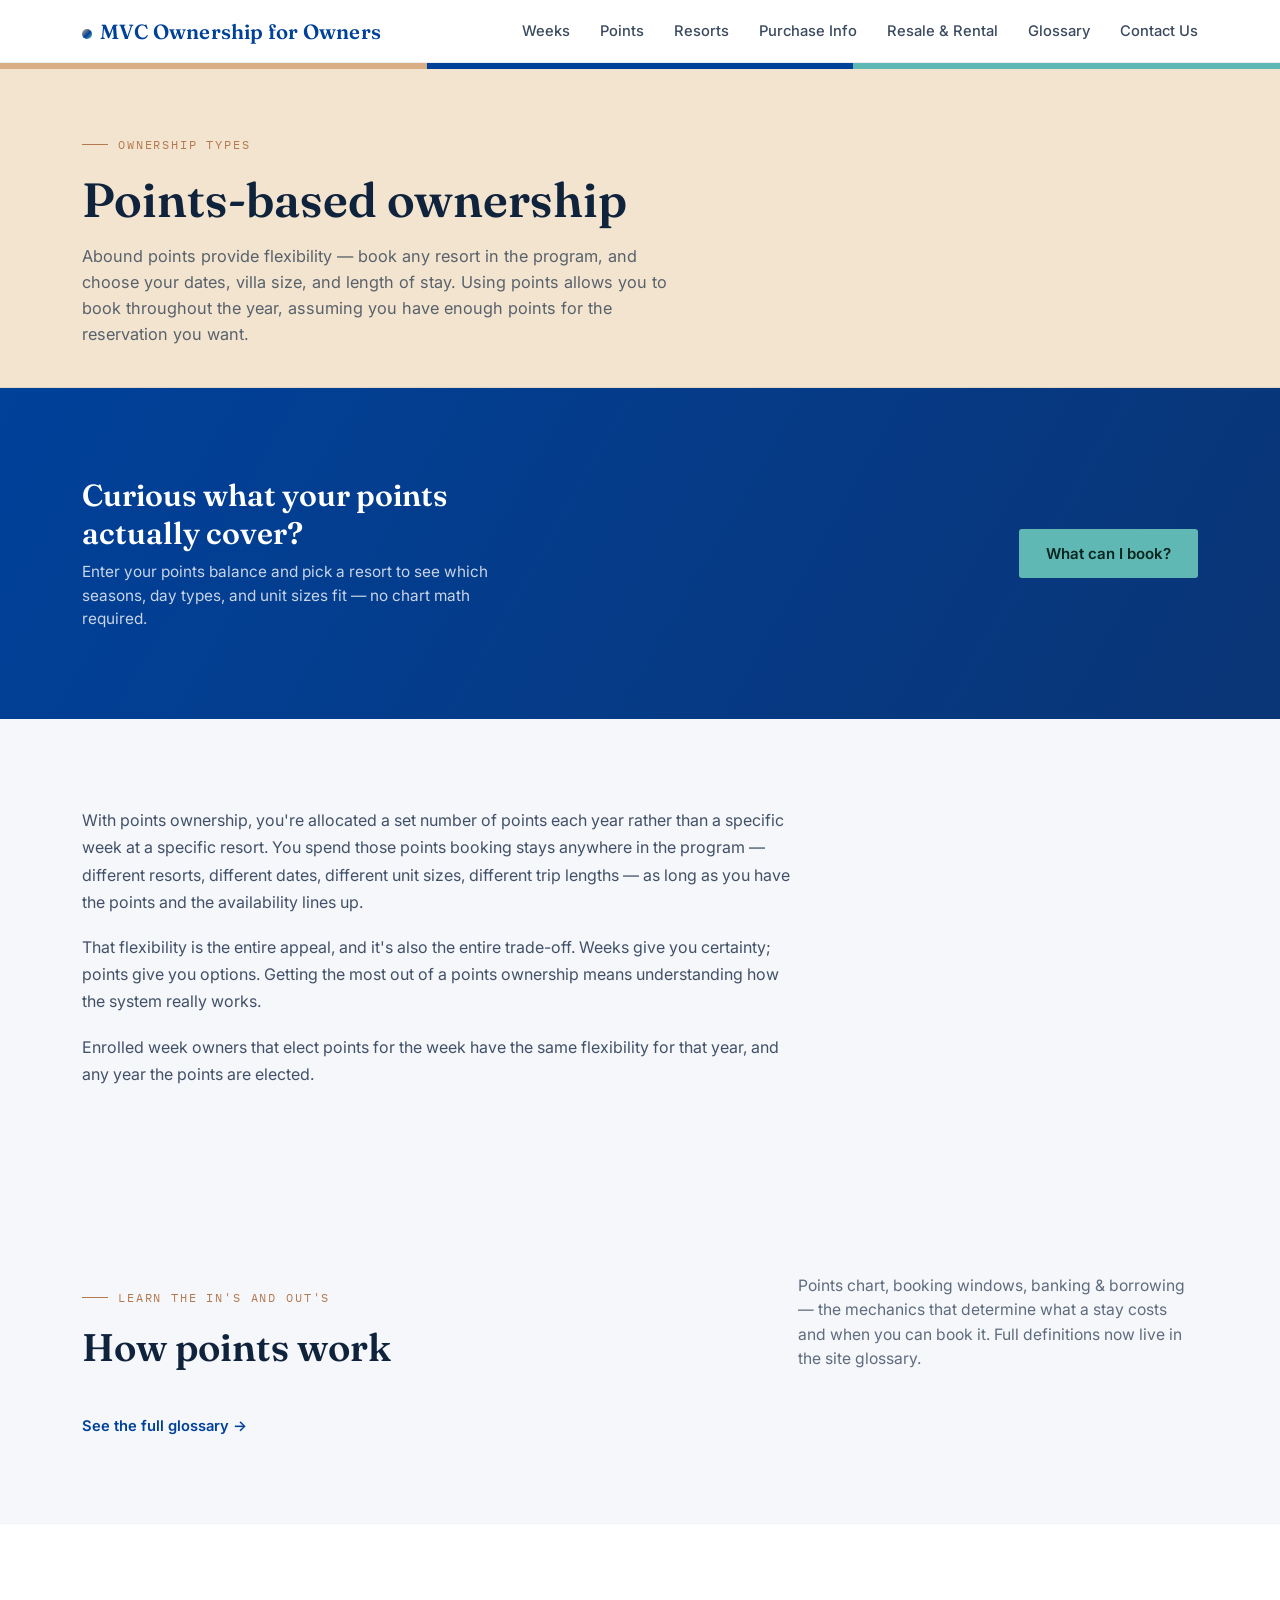
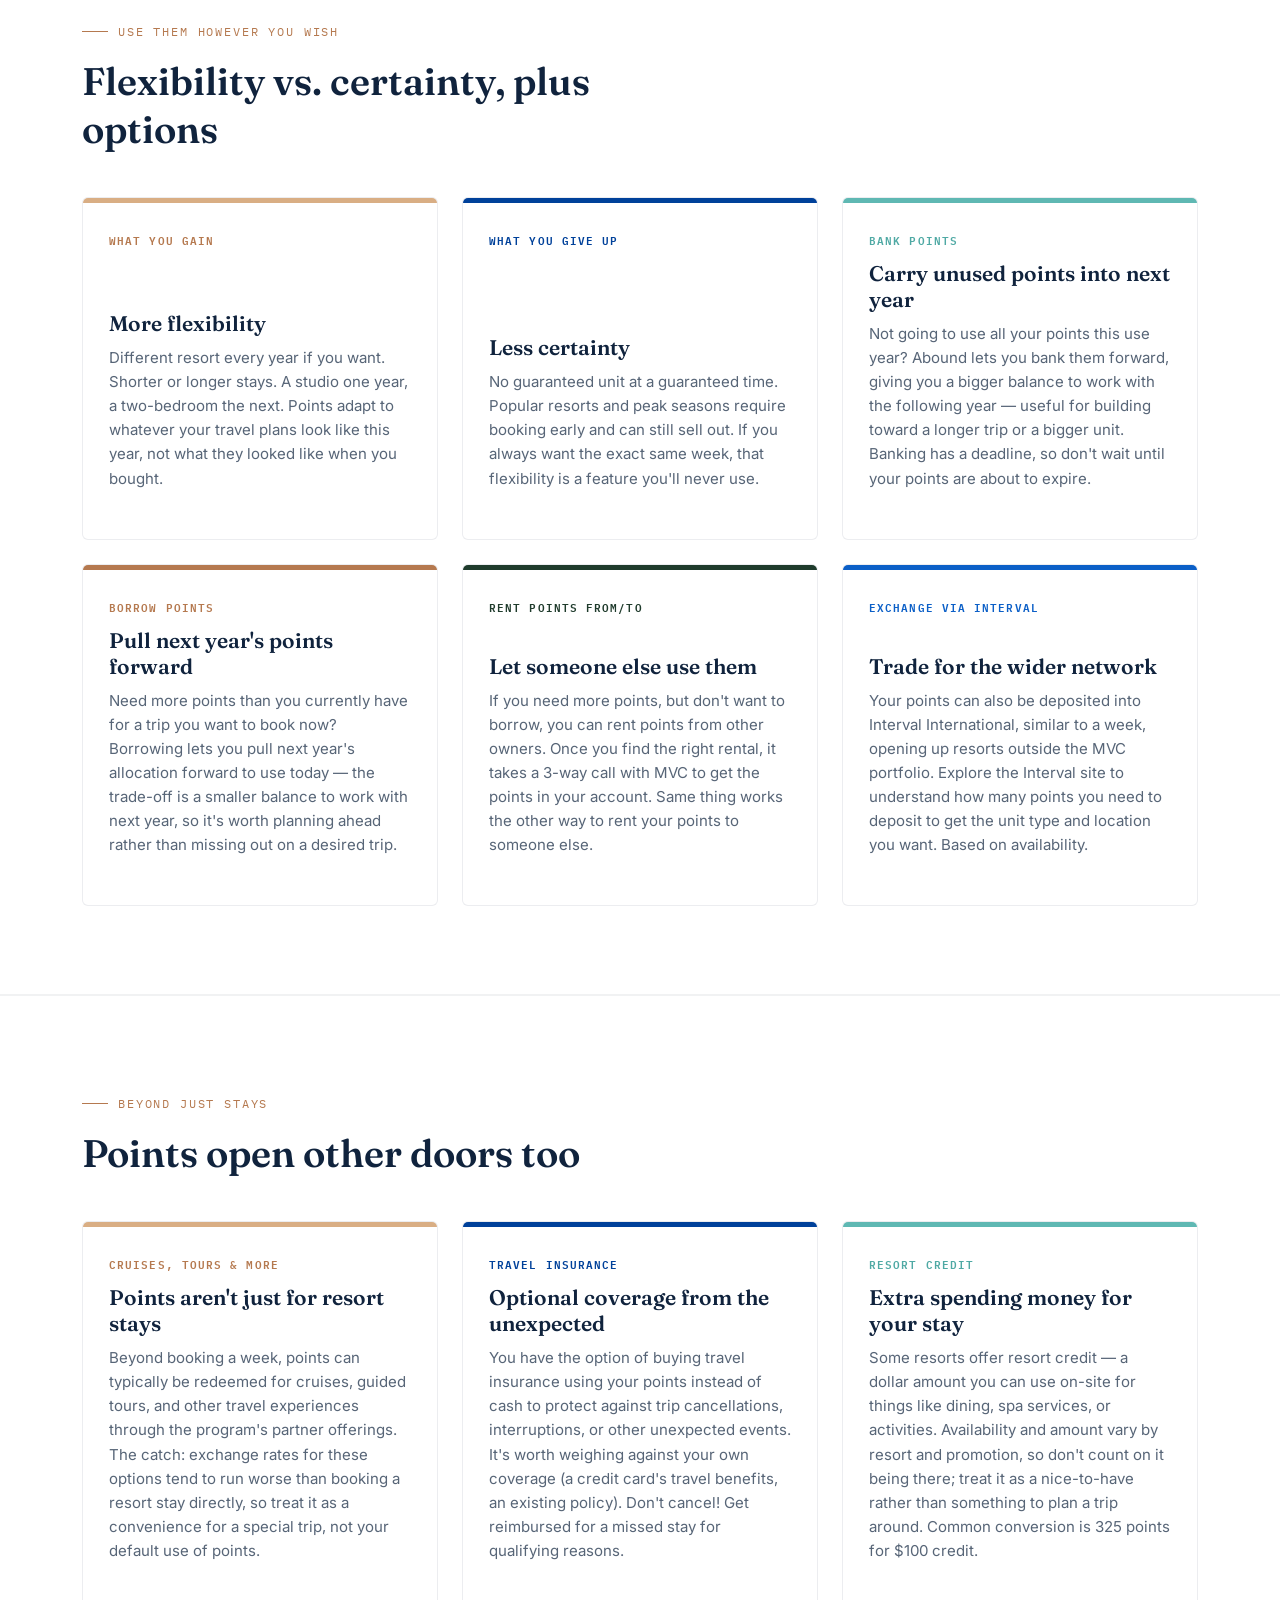
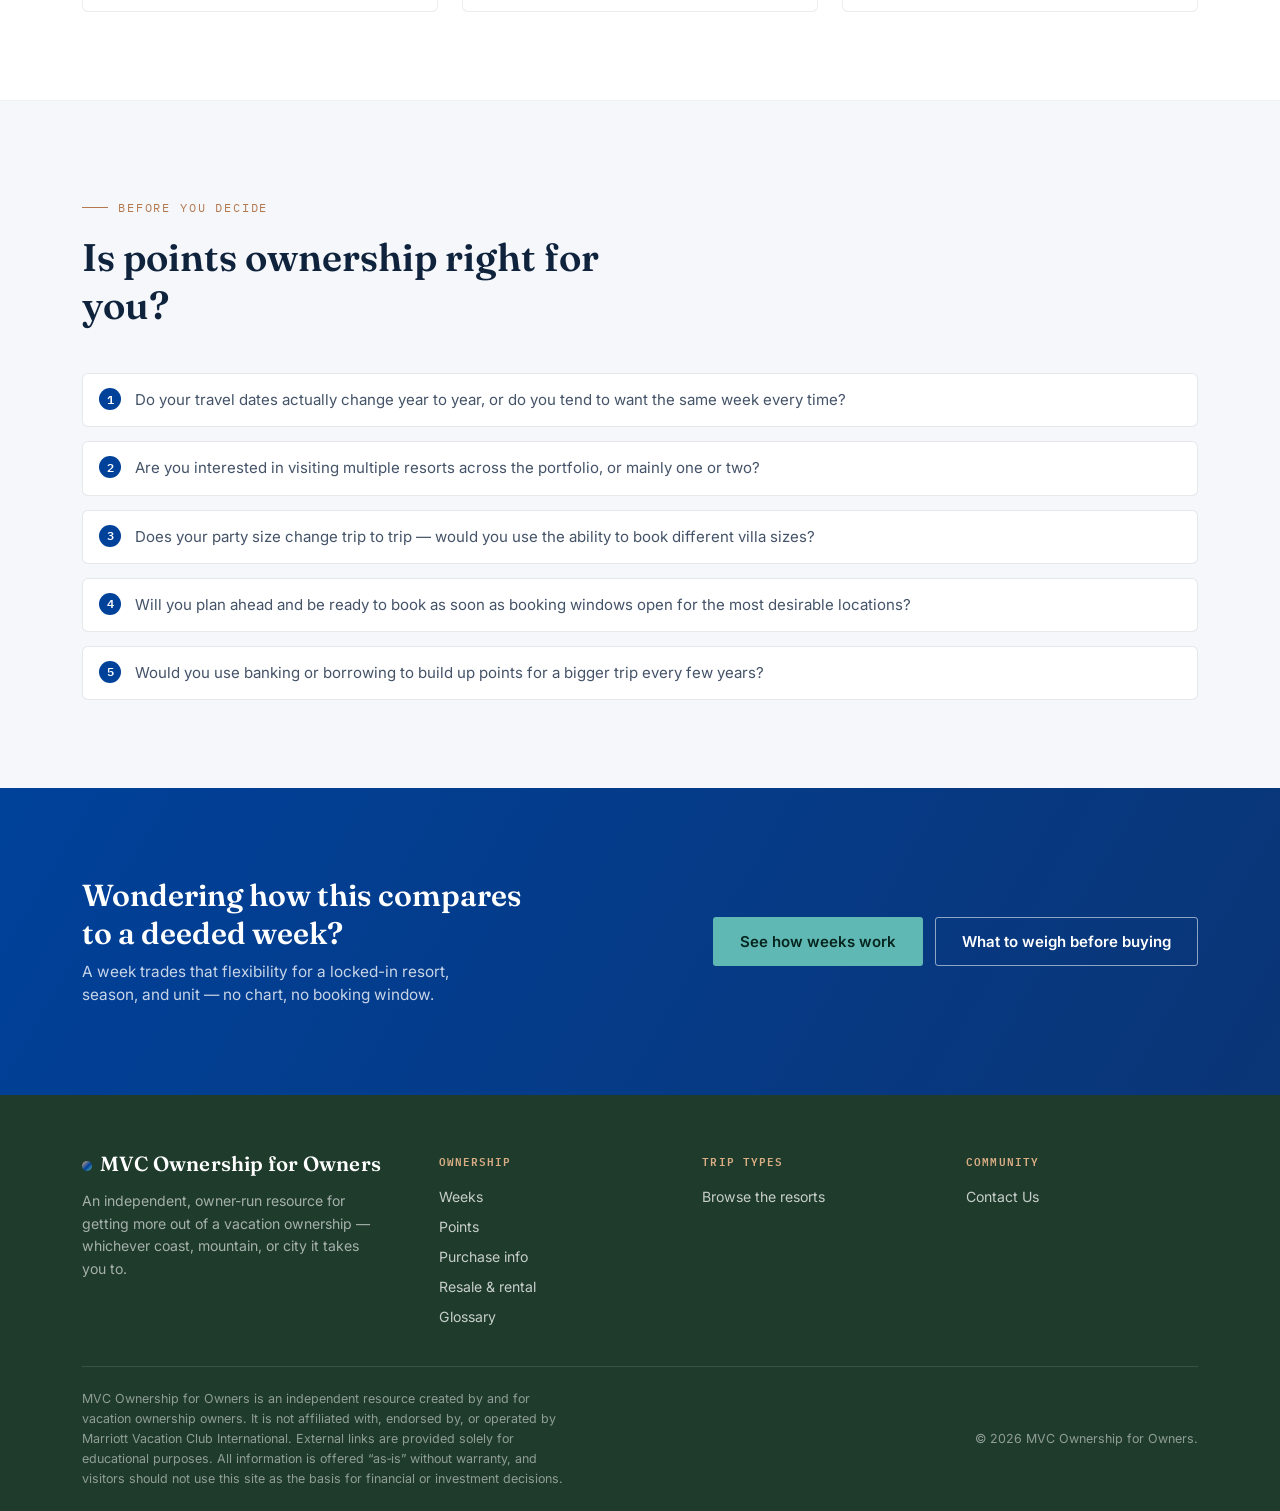
<file: points.html>
<!DOCTYPE html>
<html lang="en">
<head>
<meta charset="UTF-8">
<meta name="viewport" content="width=device-width, initial-scale=1.0">
<title>Points-Based Ownership — MVC Ownership for Owners</title>
<meta name="description" content="How points ownership works: annual allocations, points charts, booking windows, and the flexibility trade-offs versus a deeded week.">
<link rel="preconnect" href="https://fonts.googleapis.com">
<link rel="preconnect" href="https://fonts.gstatic.com" crossorigin>
<link href="https://fonts.googleapis.com/css2?family=Fraunces:opsz,wght@9..144,500;9..144,600;9..144,700&family=Inter:wght@400;500;600;700&family=IBM+Plex+Mono:wght@500;600&display=swap" rel="stylesheet">
<link rel="stylesheet" href="styles.css">
</head>
<body>

<header class="site-header">
  <div class="nav">
    <a class="logo" href="index.html">
      <span class="mark" aria-hidden="true"></span>
      MVC Ownership for Owners
    </a>
    <nav class="links" aria-label="Primary">
      <a href="weeks.html">Weeks</a>
      <a href="points.html">Points</a>
      <a href="resorts.html">Resorts</a>
      <a href="purchase.html">Purchase Info</a>
      <a href="resale.html">Resale &amp; Rental</a>
      <a href="glossary.html">Glossary</a>
      <a href="contact.html">Contact Us</a>
    </nav>
  </div>
</header>

<div class="tri-stripe"><span class="s1"></span><span class="s2"></span><span class="s3"></span></div>

<main>

  <section class="page-hero">
    <div class="wrap">
      <p class="eyebrow">Ownership types</p>
      <h1>Points-based ownership</h1>
      <p class="sub">Abound points provide flexibility — book any resort in the program, and choose your dates, villa size, and length of stay. Using points allows you to book throughout the year, assuming you have enough points for the reservation you want.</p>
    </div>
  </section>

  <section class="next-band">
    <div class="wrap next-inner">
      <div>
        <h2>Curious what your points actually cover?</h2>
        <p>Enter your points balance and pick a resort to see which seasons, day types, and unit sizes fit — no chart math required.</p>
      </div>
      <div class="next-links">
        <a class="btn btn-primary" href="points-calculator.html">What can I book?</a>
      </div>
    </div>
  </section>

  <section>
    <div class="wrap">
      <div class="prose">
        <p>With points ownership, you're allocated a set number of points each year rather than a specific week at a specific resort. You spend those points booking stays anywhere in the program — different resorts, different dates, different unit sizes, different trip lengths — as long as you have the points and the availability lines up.</p>
        <p>That flexibility is the entire appeal, and it's also the entire trade-off. Weeks give you certainty; points give you options. Getting the most out of a points ownership means understanding how the system really works.</p>
        <p>Enrolled week owners that elect points for the week have the same flexibility for that year, and any year the points are elected.</p>
      </div>
    </div>
  </section>

  <section>
    <div class="wrap">
      <div class="section-head">
        <div>
          <p class="eyebrow">Learn the in's and out's</p>
          <h2>How points work</h2>
        </div>
        <p class="sub">Points chart, booking windows, banking &amp; borrowing — the mechanics that determine what a stay costs and when you can book it. Full definitions now live in the site glossary.</p>
      </div>
      <a class="link" href="glossary.html">See the full glossary →</a>
    </div>
  </section>

  <section class="guides-section">
    <div class="wrap">
      <div class="section-head">
        <div>
          <p class="eyebrow">USE THEM HOWEVER YOU WISH</p>
          <h2>Flexibility vs. certainty, plus options</h2>
        </div>
      </div>
      <div class="ways-grid">
        <article class="way-card tone-a">
          <div class="stripe"></div>
          <div class="body">
            <p class="tag">What you gain</p>
            <h3>More flexibility</h3>
            <p>Different resort every year if you want. Shorter or longer stays. A studio one year, a two-bedroom the next. Points adapt to whatever your travel plans look like this year, not what they looked like when you bought.</p>
          </div>
        </article>
        <article class="way-card tone-b">
          <div class="stripe"></div>
          <div class="body">
            <p class="tag">What you give up</p>
            <h3>Less certainty</h3>
            <p>No guaranteed unit at a guaranteed time. Popular resorts and peak seasons require booking early and can still sell out. If you always want the exact same week, that flexibility is a feature you'll never use.</p>
          </div>
        </article>
        <article class="way-card tone-c">
          <div class="stripe"></div>
          <div class="body">
            <p class="tag">Bank Points</p>
            <h3>Carry unused points into next year</h3>
            <p>Not going to use all your points this use year? Abound lets you bank them forward, giving you a bigger balance to work with the following year — useful for building toward a longer trip or a bigger unit. Banking has a deadline, so don't wait until your points are about to expire.</p>
          </div>
        </article>
        <article class="way-card tone-d">
          <div class="stripe"></div>
          <div class="body">
            <p class="tag">Borrow Points</p>
            <h3>Pull next year's points forward</h3>
            <p>Need more points than you currently have for a trip you want to book now? Borrowing lets you pull next year's allocation forward to use today — the trade-off is a smaller balance to work with next year, so it's worth planning ahead rather than missing out on a desired trip.</p>
          </div>
        </article>
        <article class="way-card tone-e">
          <div class="stripe"></div>
          <div class="body">
            <p class="tag">Rent Points From/To</p>
            <h3>Let someone else use them</h3>
            <p>If you need more points, but don't want to borrow, you can rent points from other owners. Once you find the right rental, it takes a 3-way call with MVC to get the points in your account. Same thing works the other way to rent your points to someone else.</p>
          </div>
        </article>
        <article class="way-card tone-f">
          <div class="stripe"></div>
          <div class="body">
            <p class="tag">Exchange via Interval</p>
            <h3>Trade for the wider network</h3>
            <p>Your points can also be deposited into Interval International, similar to a week, opening up resorts outside the MVC portfolio. Explore the Interval site to understand how many points you need to deposit to get the unit type and location you want. Based on availability.</p>
          </div>
        </article>
      </div>
    </div>
  </section>

  <section class="guides-section">
    <div class="wrap">
      <div class="section-head">
        <div>
          <p class="eyebrow">Beyond just stays</p>
          <h2>Points open other doors too</h2>
        </div>
      </div>
      <div class="ways-grid">
        <article class="way-card tone-a">
          <div class="stripe"></div>
          <div class="body">
            <p class="tag">Cruises, Tours &amp; More</p>
            <h3>Points aren't just for resort stays</h3>
            <p>Beyond booking a week, points can typically be redeemed for cruises, guided tours, and other travel experiences through the program's partner offerings. The catch: exchange rates for these options tend to run worse than booking a resort stay directly, so treat it as a convenience for a special trip, not your default use of points.</p>
          </div>
        </article>
        <article class="way-card tone-b">
          <div class="stripe"></div>
          <div class="body">
            <p class="tag">Travel Insurance</p>
            <h3>Optional coverage from the unexpected</h3>
            <p>You have the option of buying travel insurance using your points instead of cash to protect against trip cancellations, interruptions, or other unexpected events. It's worth weighing against your own coverage (a credit card's travel benefits, an existing policy). Don't cancel! Get reimbursed for a missed stay for qualifying reasons.</p>
          </div>
        </article>
        <article class="way-card tone-c">
          <div class="stripe"></div>
          <div class="body">
            <p class="tag">Resort Credit</p>
            <h3>Extra spending money for your stay</h3>
            <p>Some resorts offer resort credit — a dollar amount you can use on-site for things like dining, spa services, or activities. Availability and amount vary by resort and promotion, so don't count on it being there; treat it as a nice-to-have rather than something to plan a trip around. Common conversion is 325 points for $100 credit.</p>
          </div>
        </article>
      </div>
    </div>
  </section>

  <section>
    <div class="wrap">
      <div class="section-head">
        <div>
          <p class="eyebrow">Before you decide</p>
          <h2>Is points ownership right for you?</h2>
        </div>
      </div>
      <ol class="checklist">
        <li>Do your travel dates actually change year to year, or do you tend to want the same week every time?</li>
        <li>Are you interested in visiting multiple resorts across the portfolio, or mainly one or two?</li>
        <li>Does your party size change trip to trip — would you use the ability to book different villa sizes?</li>
        <li>Will you plan ahead and be ready to book as soon as booking windows open for the most desirable locations?</li>
        <li>Would you use banking or borrowing to build up points for a bigger trip every few years?</li>
      </ol>
    </div>
  </section>

  <section class="next-band">
    <div class="wrap next-inner">
      <div>
        <h2>Wondering how this compares to a deeded week?</h2>
        <p>A week trades that flexibility for a locked-in resort, season, and unit — no chart, no booking window.</p>
      </div>
      <div class="next-links">
        <a class="btn btn-primary" href="weeks.html">See how weeks work</a>
        <a class="btn btn-ghost" href="purchase.html">What to weigh before buying</a>
      </div>
    </div>
  </section>

</main>

<footer class="site-footer">
  <div class="wrap">
    <div class="footer-grid">
      <div class="footer-brand">
        <a class="logo" href="index.html">
          <span class="mark" aria-hidden="true"></span>
          MVC Ownership for Owners
        </a>
        <p>An independent, owner-run resource for getting more out of a vacation ownership — whichever coast, mountain, or city it takes you to.</p>
      </div>
      <div class="footer-col">
        <h4>Ownership</h4>
        <ul>
          <li><a href="weeks.html">Weeks</a></li>
          <li><a href="points.html">Points</a></li>
          <li><a href="purchase.html">Purchase info</a></li>
          <li><a href="resale.html">Resale &amp; rental</a></li>
          <li><a href="glossary.html">Glossary</a></li>
        </ul>
      </div>
      <div class="footer-col">
        <h4>Trip types</h4>
        <ul>
          <li><a href="resorts.html">Browse the resorts</a></li>
        </ul>
      </div>
      <div class="footer-col">
        <h4>Community</h4>
        <ul>
          <li><a href="contact.html">Contact Us</a></li>
        </ul>
      </div>
    </div>
    <div class="footer-bottom">
      <p>MVC Ownership for Owners is an independent resource created by and for vacation ownership owners. It is not affiliated with, endorsed by, or operated by Marriott Vacation Club International. External links are provided solely for educational purposes. All information is offered “as‑is” without warranty, and visitors should not use this site as the basis for financial or investment decisions.</p>
      <p>© 2026 MVC Ownership for Owners.</p>
    </div>
  </div>
</footer>

</body>
</html>
</file>
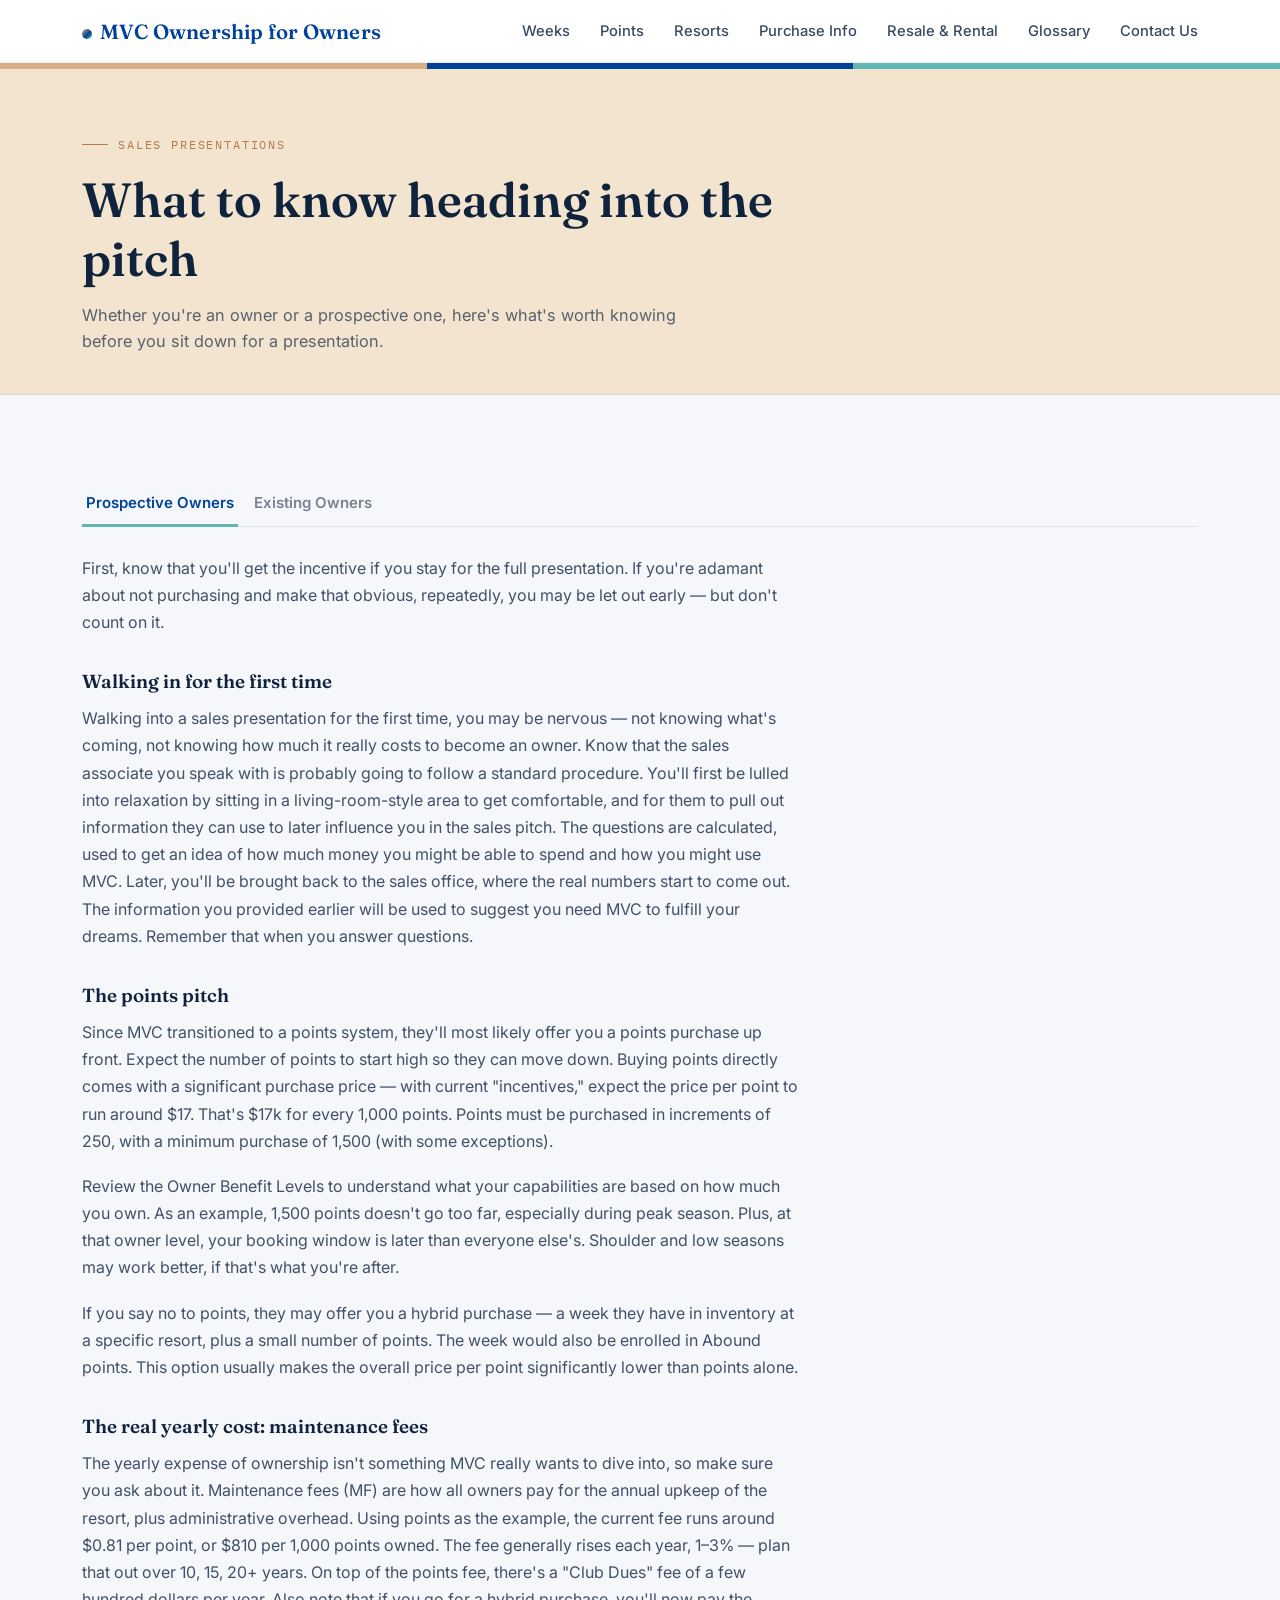
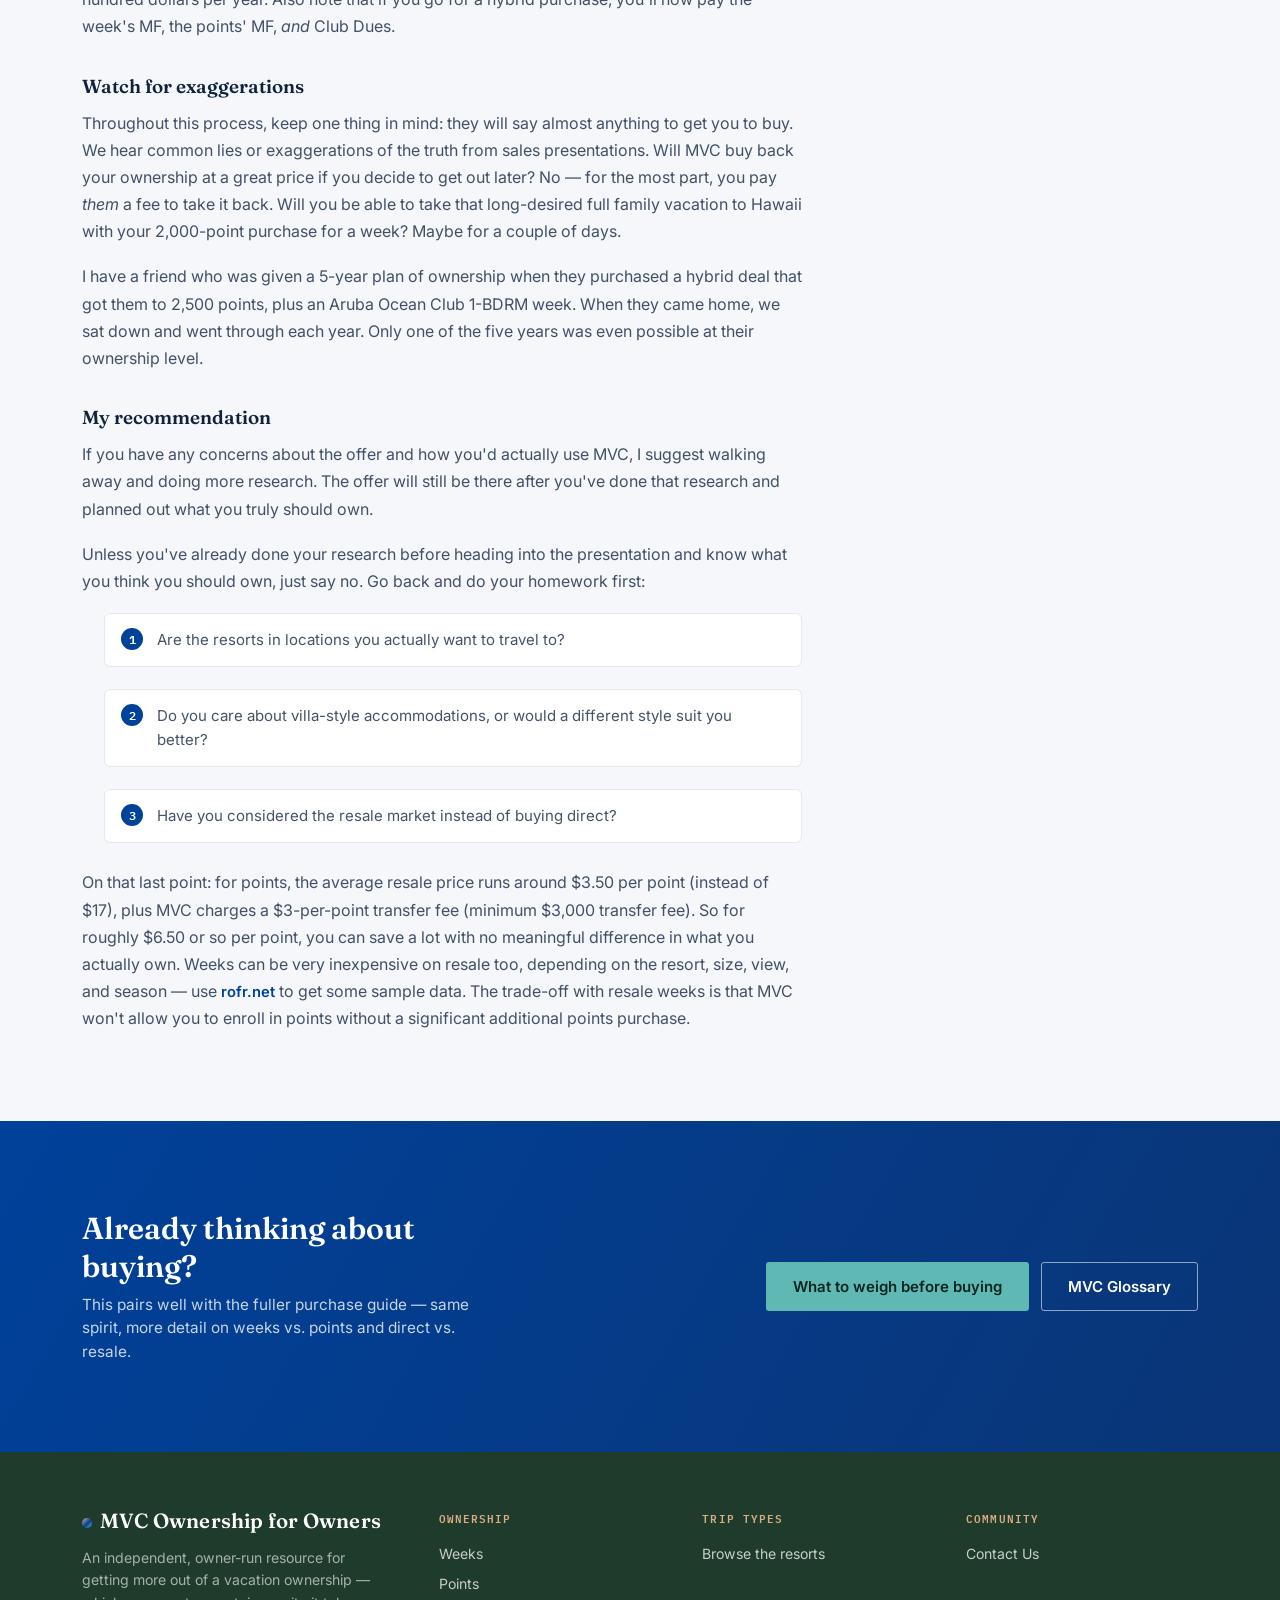
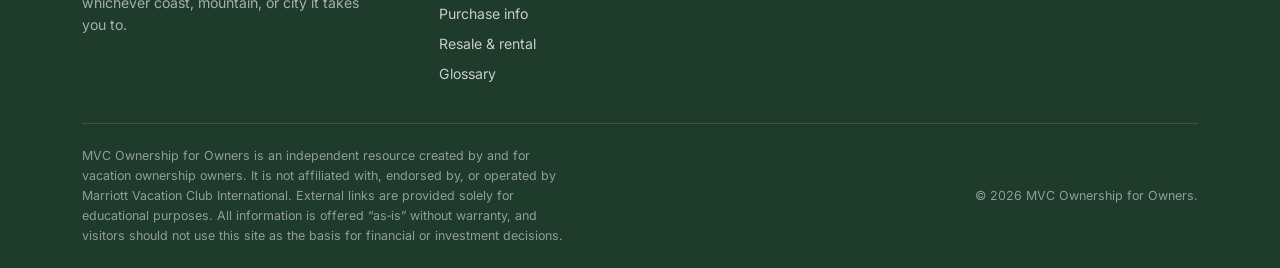
<file: presentation-guide.html>
<!DOCTYPE html>
<html lang="en">
<head>
<meta charset="UTF-8">
<meta name="viewport" content="width=device-width, initial-scale=1.0">
<title>Sales Presentations — MVC Ownership for Owners</title>
<meta name="description" content="What to know before an MVC sales presentation — for owners and prospective owners alike.">
<link rel="preconnect" href="https://fonts.googleapis.com">
<link rel="preconnect" href="https://fonts.gstatic.com" crossorigin>
<link href="https://fonts.googleapis.com/css2?family=Fraunces:opsz,wght@9..144,500;9..144,600;9..144,700&family=Inter:wght@400;500;600;700&family=IBM+Plex+Mono:wght@500;600&display=swap" rel="stylesheet">
<link rel="stylesheet" href="styles.css">
</head>
<body>

<header class="site-header">
  <div class="nav">
    <a class="logo" href="index.html">
      <span class="mark" aria-hidden="true"></span>
      MVC Ownership for Owners
    </a>
    <nav class="links" aria-label="Primary">
      <a href="weeks.html">Weeks</a>
      <a href="points.html">Points</a>
      <a href="resorts.html">Resorts</a>
      <a href="purchase.html">Purchase Info</a>
      <a href="resale.html">Resale &amp; Rental</a>
      <a href="glossary.html">Glossary</a>
      <a href="contact.html">Contact Us</a>
    </nav>
  </div>
</header>

<div class="tri-stripe"><span class="s1"></span><span class="s2"></span><span class="s3"></span></div>

<main>

  <section class="page-hero">
    <div class="wrap">
      <p class="eyebrow">Sales Presentations</p>
      <h1>What to know heading into the pitch</h1>
      <p class="sub">Whether you're an owner or a prospective one, here's what's worth knowing before you sit down for a presentation.</p>
    </div>
  </section>

  <section>
    <div class="wrap">
      <div class="content-tabs" role="tablist" aria-label="Presentation guide audience">
        <button class="content-tab is-active" data-tab-target="prospective" role="tab" aria-selected="true" type="button">Prospective Owners</button>
        <button class="content-tab" data-tab-target="existing" role="tab" aria-selected="false" type="button">Existing Owners</button>
      </div>

      <div class="content-panel" data-tab-panel="prospective">
        <div class="prose">
          <p>First, know that you'll get the incentive if you stay for the full presentation. If you're adamant about not purchasing and make that obvious, repeatedly, you may be let out early — but don't count on it.</p>

          <h3>Walking in for the first time</h3>
          <p>Walking into a sales presentation for the first time, you may be nervous — not knowing what's coming, not knowing how much it really costs to become an owner. Know that the sales associate you speak with is probably going to follow a standard procedure. You'll first be lulled into relaxation by sitting in a living-room-style area to get comfortable, and for them to pull out information they can use to later influence you in the sales pitch. The questions are calculated, used to get an idea of how much money you might be able to spend and how you might use MVC. Later, you'll be brought back to the sales office, where the real numbers start to come out. The information you provided earlier will be used to suggest you need MVC to fulfill your dreams. Remember that when you answer questions.</p>

          <h3>The points pitch</h3>
          <p>Since MVC transitioned to a points system, they'll most likely offer you a points purchase up front. Expect the number of points to start high so they can move down. Buying points directly comes with a significant purchase price — with current "incentives," expect the price per point to run around $17. That's $17k for every 1,000 points. Points must be purchased in increments of 250, with a minimum purchase of 1,500 (with some exceptions).</p>
          <p>Review the Owner Benefit Levels to understand what your capabilities are based on how much you own. As an example, 1,500 points doesn't go too far, especially during peak season. Plus, at that owner level, your booking window is later than everyone else's. Shoulder and low seasons may work better, if that's what you're after.</p>
          <p>If you say no to points, they may offer you a hybrid purchase — a week they have in inventory at a specific resort, plus a small number of points. The week would also be enrolled in Abound points. This option usually makes the overall price per point significantly lower than points alone.</p>

          <h3>The real yearly cost: maintenance fees</h3>
          <p>The yearly expense of ownership isn't something MVC really wants to dive into, so make sure you ask about it. Maintenance fees (MF) are how all owners pay for the annual upkeep of the resort, plus administrative overhead. Using points as the example, the current fee runs around $0.81 per point, or $810 per 1,000 points owned. The fee generally rises each year, 1–3% — plan that out over 10, 15, 20+ years. On top of the points fee, there's a "Club Dues" fee of a few hundred dollars per year. Also note that if you go for a hybrid purchase, you'll now pay the week's MF, the points' MF, <em>and</em> Club Dues.</p>

          <h3>Watch for exaggerations</h3>
          <p>Throughout this process, keep one thing in mind: they will say almost anything to get you to buy. We hear common lies or exaggerations of the truth from sales presentations. Will MVC buy back your ownership at a great price if you decide to get out later? No — for the most part, you pay <em>them</em> a fee to take it back. Will you be able to take that long-desired full family vacation to Hawaii with your 2,000-point purchase for a week? Maybe for a couple of days.</p>
          <p>I have a friend who was given a 5-year plan of ownership when they purchased a hybrid deal that got them to 2,500 points, plus an Aruba Ocean Club 1-BDRM week. When they came home, we sat down and went through each year. Only one of the five years was even possible at their ownership level.</p>

          <h3>My recommendation</h3>
          <p>If you have any concerns about the offer and how you'd actually use MVC, I suggest walking away and doing more research. The offer will still be there after you've done that research and planned out what you truly should own.</p>
          <p>Unless you've already done your research before heading into the presentation and know what you think you should own, just say no. Go back and do your homework first:</p>
          <ol class="checklist">
            <li>Are the resorts in locations you actually want to travel to?</li>
            <li>Do you care about villa-style accommodations, or would a different style suit you better?</li>
            <li>Have you considered the resale market instead of buying direct?</li>
          </ol>
          <p>On that last point: for points, the average resale price runs around $3.50 per point (instead of $17), plus MVC charges a $3-per-point transfer fee (minimum $3,000 transfer fee). So for roughly $6.50 or so per point, you can save a lot with no meaningful difference in what you actually own. Weeks can be very inexpensive on resale too, depending on the resort, size, view, and season — use <a class="link" href="https://www.rofr.net" target="_blank" rel="noopener noreferrer">rofr.net</a> to get some sample data. The trade-off with resale weeks is that MVC won't allow you to enroll in points without a significant additional points purchase.</p>
        </div>
      </div>

      <div class="content-panel" data-tab-panel="existing" hidden>
        <div class="prose">
          <p>Let's break this down into a few different sections, based on your current ownership and how the presentation might go.</p>

          <h3>Currently a points owner</h3>
          <p>The sales associate will know exactly what you own and how you purchased it. If you purchased direct, they'll push that again, to get you more yearly points — a pretty simple discussion, since you already know the system. Maybe you do wish you owned more, to take more or different vacations you can't quite manage now. Make the right decision for you and your family; don't be pressured into purchasing more than you actually need. You should explore resale first to save money.</p>
          <p>If you purchased resale already, you may be told you have a "weaker" ownership than if you'd purchased direct, and that buying direct will improve your capabilities. That's not true.</p>
          <p>We've also heard a lot of offers to consolidate all your points into a single contract. There's no real benefit to you in doing that, and it may actually make things harder in the future if you decide to sell. Points are based on Beneficial Interests (BIs, 250 points each), but you're still selling a contract — and it's harder to sell a contract with 12 BIs (3,000 points) than one with 4 BIs (1,000 points).</p>

          <h3>Currently a week owner</h3>
          <p>First, the sales associate will check your recent reservation activity to see how you've actually been using your week. There are a couple of common sales tactics aimed at week owners.</p>
          <p>The first is suggesting you deed back your week and convert everything to points, while also purchasing more points on top of it. You may even be told you're one of the last few owners who hasn't switched to points. But if you go back to your home resort for the week you own — and plan to keep doing that — converting it to points isn't a good idea. That removes your guaranteed week at that resort every year and puts you in the same position as every other points owner trying to book in. If you own a peak season, it'll be even harder to land that reservation through points alone. If you want the flexibility without giving up the guarantee, simply enroll your week into Abound instead, if you haven't already.</p>
          <p>The second tactic is being told your fees are about to skyrocket as a week owner, and that you can save money by deeding the week back to MVC and buying points instead. This is aiming for essentially the same outcome as the first scenario — just a different story to get there.</p>

          <h3>Currently a hybrid owner (own week and points)</h3>
          <p>In this scenario, they could use any of the tactics already mentioned in either the week or points sections above. Keep in mind that you should only make a transaction you truly believe will benefit you and your family — if it doesn't sound right, it may not be right.</p>
          <p>Many hybrid owners are already at a high ownership level, so the push will likely be to get you to the next tier up. If you don't need or want the additional points or week in your portfolio, don't do it. You already know the system — use that knowledge to make a smart decision, not a pressured one.</p>
        </div>
      </div>
    </div>
  </section>

  <section class="next-band">
    <div class="wrap next-inner">
      <div>
        <h2>Already thinking about buying?</h2>
        <p>This pairs well with the fuller purchase guide — same spirit, more detail on weeks vs. points and direct vs. resale.</p>
      </div>
      <div class="next-links">
        <a class="btn btn-primary" href="purchase.html">What to weigh before buying</a>
        <a class="btn btn-ghost" href="glossary.html">MVC Glossary</a>
      </div>
    </div>
  </section>

</main>

<footer class="site-footer">
  <div class="wrap">
    <div class="footer-grid">
      <div class="footer-brand">
        <a class="logo" href="index.html">
          <span class="mark" aria-hidden="true"></span>
          MVC Ownership for Owners
        </a>
        <p>An independent, owner-run resource for getting more out of a vacation ownership — whichever coast, mountain, or city it takes you to.</p>
      </div>
      <div class="footer-col">
        <h4>Ownership</h4>
        <ul>
          <li><a href="weeks.html">Weeks</a></li>
          <li><a href="points.html">Points</a></li>
          <li><a href="purchase.html">Purchase info</a></li>
          <li><a href="resale.html">Resale &amp; rental</a></li>
          <li><a href="glossary.html">Glossary</a></li>
        </ul>
      </div>
      <div class="footer-col">
        <h4>Trip types</h4>
        <ul>
          <li><a href="resorts.html">Browse the resorts</a></li>
        </ul>
      </div>
      <div class="footer-col">
        <h4>Community</h4>
        <ul>
          <li><a href="contact.html">Contact Us</a></li>
        </ul>
      </div>
    </div>
    <div class="footer-bottom">
      <p>MVC Ownership for Owners is an independent resource created by and for vacation ownership owners. It is not affiliated with, endorsed by, or operated by Marriott Vacation Club International. External links are provided solely for educational purposes. All information is offered “as‑is” without warranty, and visitors should not use this site as the basis for financial or investment decisions.</p>
      <p>© 2026 MVC Ownership for Owners.</p>
    </div>
  </div>
</footer>

<script src="content-tabs.js"></script>
</body>
</html>
</file>
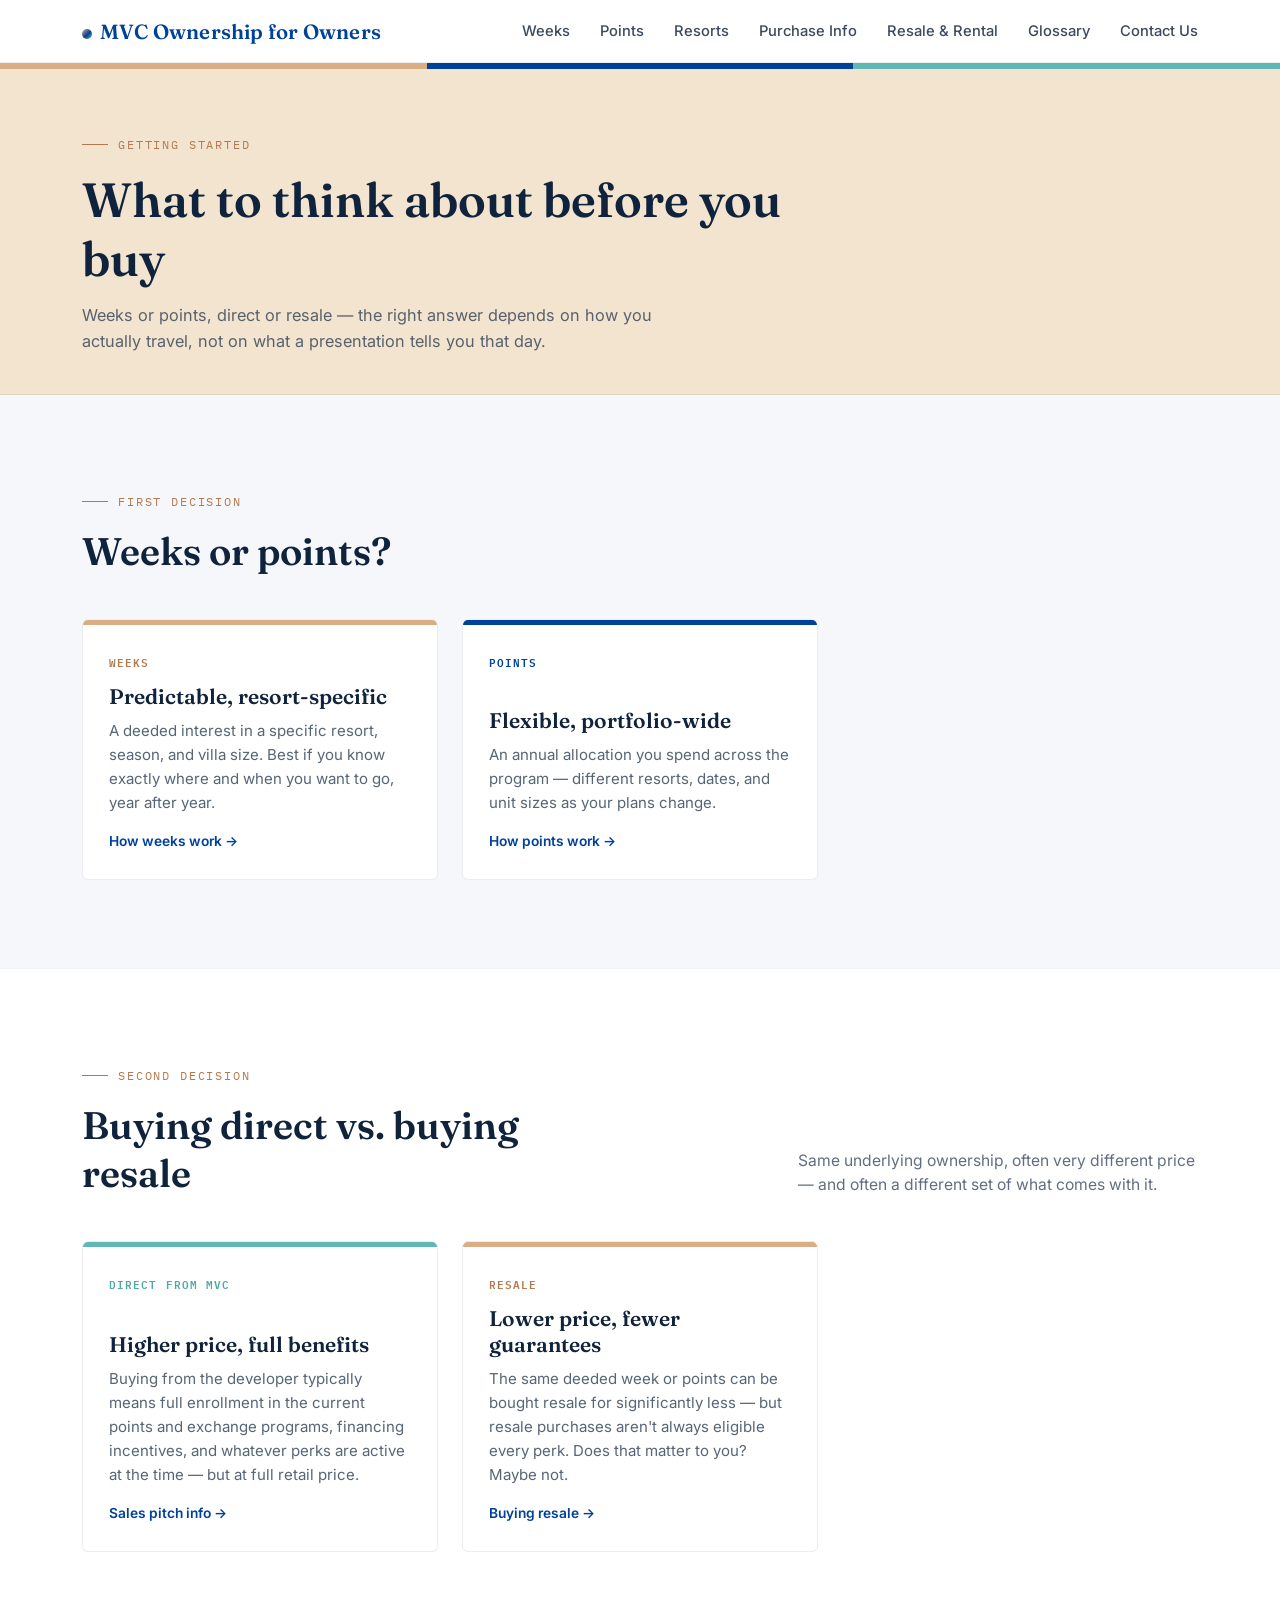
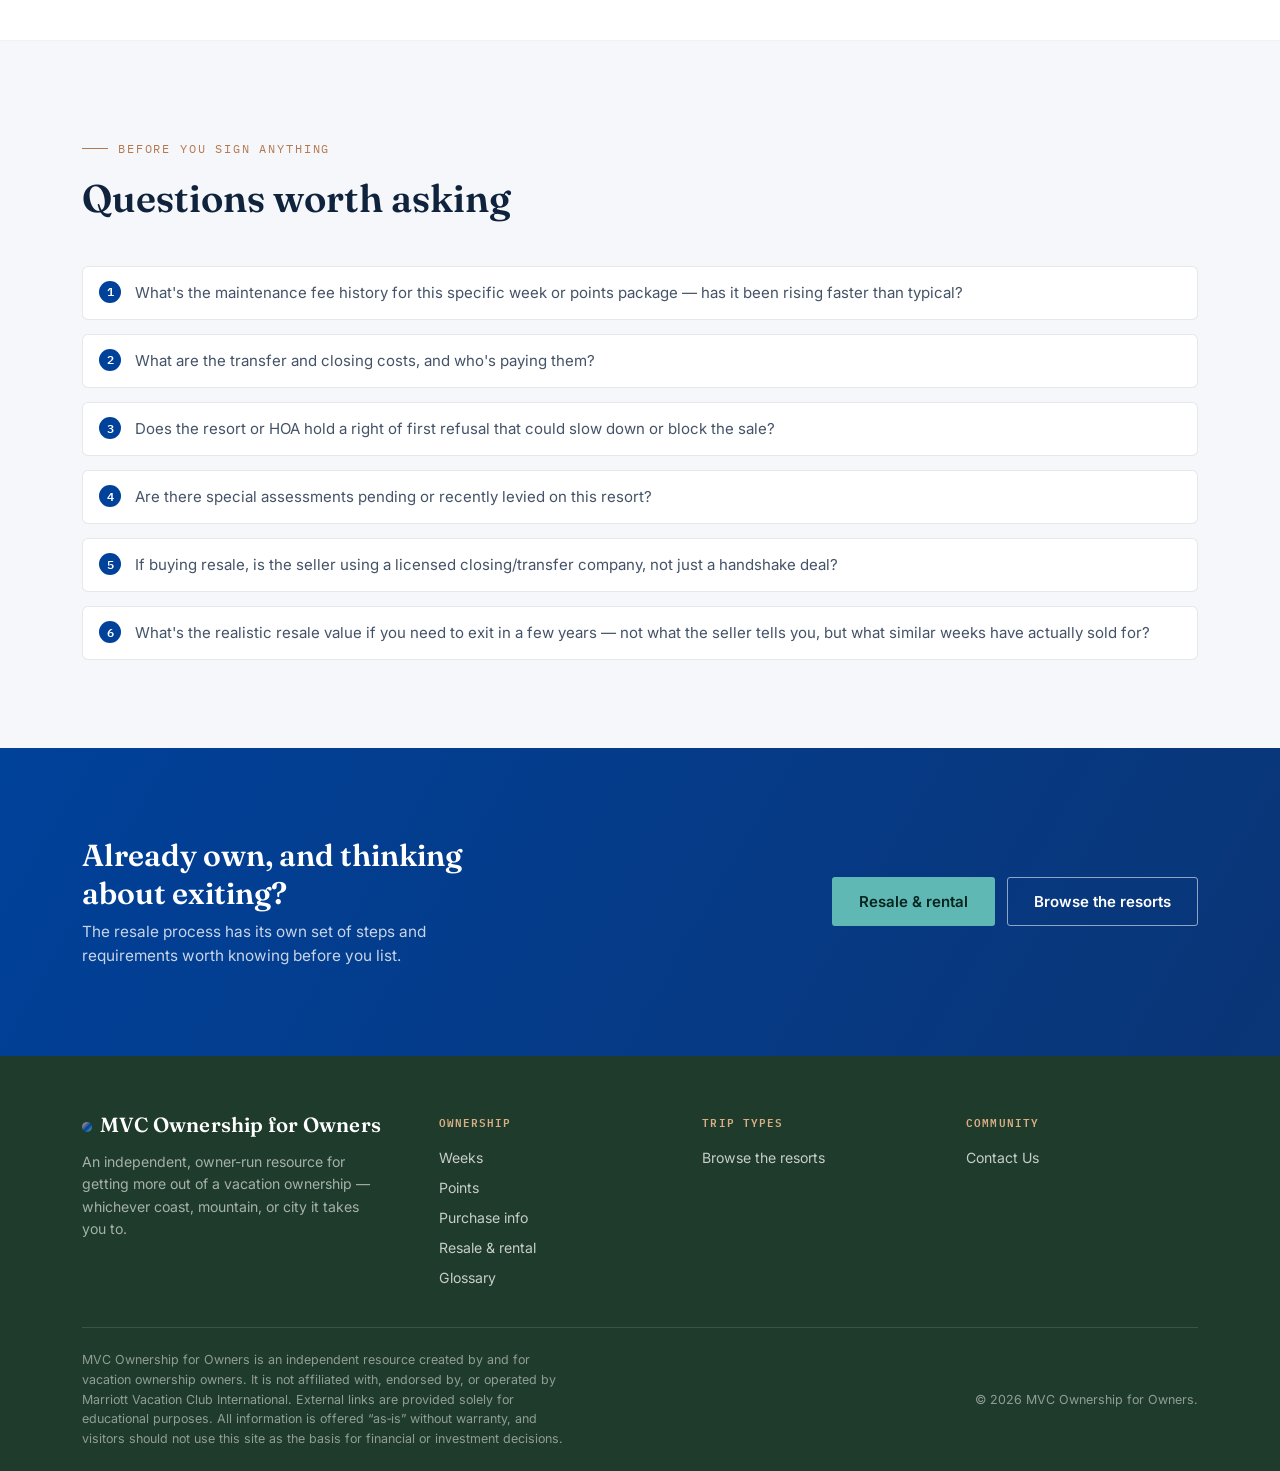
<file: purchase.html>
<!DOCTYPE html>
<html lang="en">
<head>
<meta charset="UTF-8">
<meta name="viewport" content="width=device-width, initial-scale=1.0">
<title>Purchase Info — MVC Ownership for Owners</title>
<meta name="description" content="What to think about before buying a vacation ownership: weeks vs. points, buying direct vs. resale, and the questions worth asking first.">
<link rel="preconnect" href="https://fonts.googleapis.com">
<link rel="preconnect" href="https://fonts.gstatic.com" crossorigin>
<link href="https://fonts.googleapis.com/css2?family=Fraunces:opsz,wght@9..144,500;9..144,600;9..144,700&family=Inter:wght@400;500;600;700&family=IBM+Plex+Mono:wght@500;600&display=swap" rel="stylesheet">
<link rel="stylesheet" href="styles.css">
</head>
<body>

<header class="site-header">
  <div class="nav">
    <a class="logo" href="index.html">
      <span class="mark" aria-hidden="true"></span>
      MVC Ownership for Owners
    </a>
    <nav class="links" aria-label="Primary">
      <a href="weeks.html">Weeks</a>
      <a href="points.html">Points</a>
      <a href="resorts.html">Resorts</a>
      <a href="purchase.html">Purchase Info</a>
      <a href="resale.html">Resale &amp; Rental</a>
      <a href="glossary.html">Glossary</a>
      <a href="contact.html">Contact Us</a>
    </nav>
  </div>
</header>

<div class="tri-stripe"><span class="s1"></span><span class="s2"></span><span class="s3"></span></div>

<main>

  <section class="page-hero">
    <div class="wrap">
      <p class="eyebrow">Getting started</p>
      <h1>What to think about before you buy</h1>
      <p class="sub">Weeks or points, direct or resale — the right answer depends on how you actually travel, not on what a presentation tells you that day.</p>
    </div>
  </section>

  <section>
    <div class="wrap">
      <div class="section-head">
        <div>
          <p class="eyebrow">First decision</p>
          <h2>Weeks or points?</h2>
        </div>
      </div>
      <div class="ways-grid">
        <article class="way-card beach">
          <div class="stripe"></div>
          <div class="body">
            <p class="tag">Weeks</p>
            <h3>Predictable, resort-specific</h3>
            <p>A deeded interest in a specific resort, season, and villa size. Best if you know exactly where and when you want to go, year after year.</p>
            <a class="link" href="weeks.html">How weeks work →</a>
          </div>
        </article>
        <article class="way-card mountain">
          <div class="stripe"></div>
          <div class="body">
            <p class="tag">Points</p>
            <h3>Flexible, portfolio-wide</h3>
            <p>An annual allocation you spend across the program — different resorts, dates, and unit sizes as your plans change.</p>
            <a class="link" href="points.html">How points work →</a>
          </div>
        </article>
      </div>
    </div>
  </section>

  <section class="guides-section">
    <div class="wrap">
      <div class="section-head">
        <div>
          <p class="eyebrow">Second decision</p>
          <h2>Buying direct vs. buying resale</h2>
        </div>
        <p class="sub">Same underlying ownership, often very different price — and often a different set of what comes with it.</p>
      </div>
      <div class="ways-grid">
        <article class="way-card city">
          <div class="stripe"></div>
          <div class="body">
            <p class="tag">Direct from MVC</p>
            <h3>Higher price, full benefits</h3>
            <p>Buying from the developer typically means full enrollment in the current points and exchange programs, financing incentives, and whatever perks are active at the time — but at full retail price.</p>
            <a class="link" href="presentation-guide.html">Sales pitch info →</a>
          </div>
        </article>
        <article class="way-card beach">
          <div class="stripe"></div>
          <div class="body">
            <p class="tag">Resale</p>
            <h3>Lower price, fewer guarantees</h3>
            <p>The same deeded week or points can be bought resale for significantly less — but resale purchases aren't always eligible every perk. Does that matter to you? Maybe not.</p>
            <a class="link" href="resale-guide.html">Buying resale →</a>
          </div>
        </article>
      </div>
    </div>
  </section>

  <section>
    <div class="wrap">
      <div class="section-head">
        <div>
          <p class="eyebrow">Before you sign anything</p>
          <h2>Questions worth asking</h2>
        </div>
      </div>
      <ol class="checklist">
        <li>What's the maintenance fee history for this specific week or points package — has it been rising faster than typical?</li>
        <li>What are the transfer and closing costs, and who's paying them?</li>
        <li>Does the resort or HOA hold a right of first refusal that could slow down or block the sale?</li>
        <li>Are there special assessments pending or recently levied on this resort?</li>
        <li>If buying resale, is the seller using a licensed closing/transfer company, not just a handshake deal?</li>
        <li>What's the realistic resale value if you need to exit in a few years — not what the seller tells you, but what similar weeks have actually sold for?</li>
      </ol>
    </div>
  </section>

  <section class="next-band">
    <div class="wrap next-inner">
      <div>
        <h2>Already own, and thinking about exiting?</h2>
        <p>The resale process has its own set of steps and requirements worth knowing before you list.</p>
      </div>
      <div class="next-links">
        <a class="btn btn-primary" href="resale.html">Resale &amp; rental</a>
        <a class="btn btn-ghost" href="resorts.html">Browse the resorts</a>
      </div>
    </div>
  </section>

</main>

<footer class="site-footer">
  <div class="wrap">
    <div class="footer-grid">
      <div class="footer-brand">
        <a class="logo" href="index.html">
          <span class="mark" aria-hidden="true"></span>
          MVC Ownership for Owners
        </a>
        <p>An independent, owner-run resource for getting more out of a vacation ownership — whichever coast, mountain, or city it takes you to.</p>
      </div>
      <div class="footer-col">
        <h4>Ownership</h4>
        <ul>
          <li><a href="weeks.html">Weeks</a></li>
          <li><a href="points.html">Points</a></li>
          <li><a href="purchase.html">Purchase info</a></li>
          <li><a href="resale.html">Resale &amp; rental</a></li>
          <li><a href="glossary.html">Glossary</a></li>
        </ul>
      </div>
      <div class="footer-col">
        <h4>Trip types</h4>
        <ul>
          <li><a href="resorts.html">Browse the resorts</a></li>
        </ul>
      </div>
      <div class="footer-col">
        <h4>Community</h4>
        <ul>
          <li><a href="contact.html">Contact Us</a></li>
        </ul>
      </div>
    </div>
    <div class="footer-bottom">
      <p>MVC Ownership for Owners is an independent resource created by and for vacation ownership owners. It is not affiliated with, endorsed by, or operated by Marriott Vacation Club International. External links are provided solely for educational purposes. All information is offered “as‑is” without warranty, and visitors should not use this site as the basis for financial or investment decisions.</p>
      <p>© 2026 MVC Ownership for Owners.</p>
    </div>
  </div>
</footer>

</body>
</html>
</file>
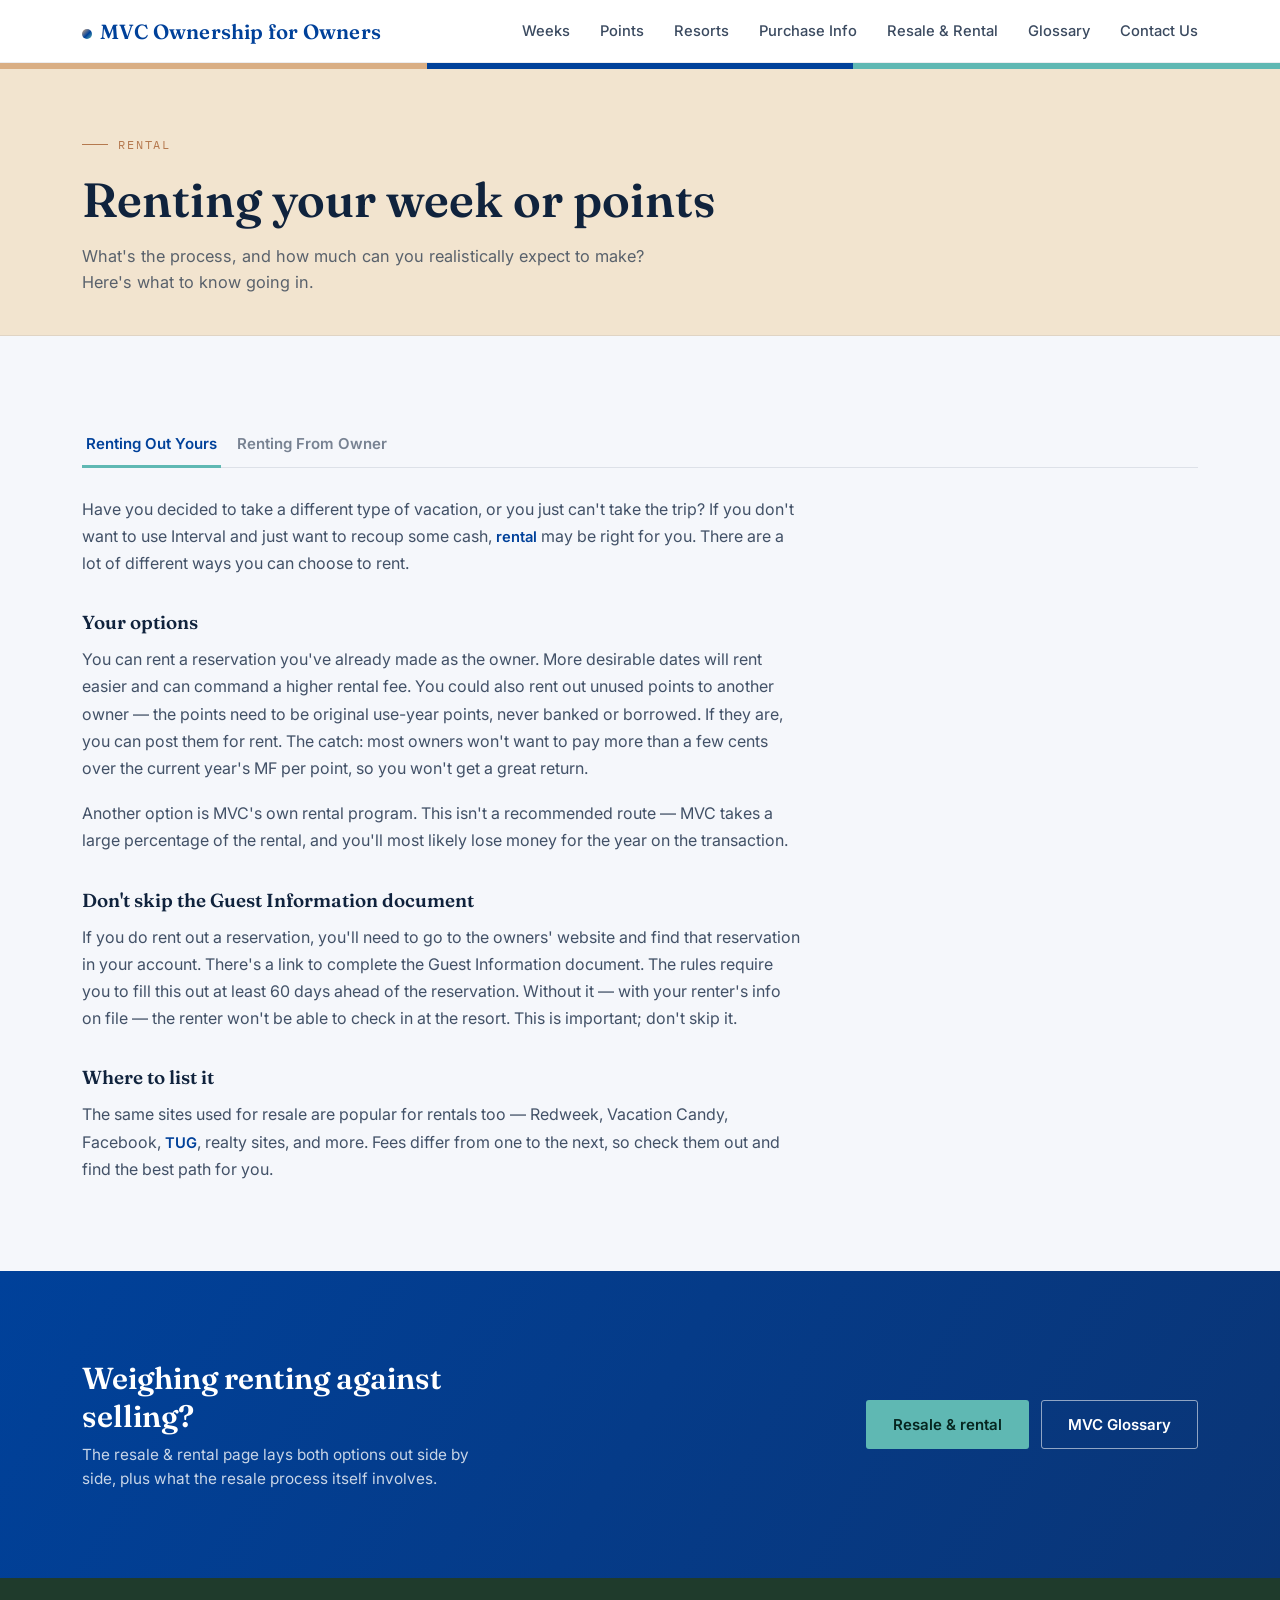
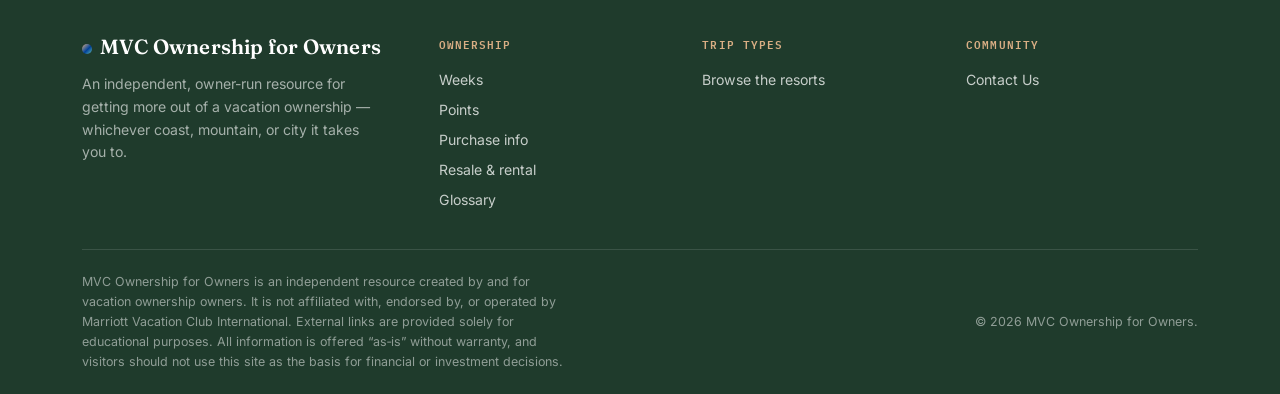
<file: rental-guide.html>
<!DOCTYPE html>
<html lang="en">
<head>
<meta charset="UTF-8">
<meta name="viewport" content="width=device-width, initial-scale=1.0">
<title>Rental — MVC Ownership for Owners</title>
<meta name="description" content="Renting out an MVC week or points allocation — the process, realistic income expectations, and limitations.">
<link rel="preconnect" href="https://fonts.googleapis.com">
<link rel="preconnect" href="https://fonts.gstatic.com" crossorigin>
<link href="https://fonts.googleapis.com/css2?family=Fraunces:opsz,wght@9..144,500;9..144,600;9..144,700&family=Inter:wght@400;500;600;700&family=IBM+Plex+Mono:wght@500;600&display=swap" rel="stylesheet">
<link rel="stylesheet" href="styles.css">
</head>
<body>

<header class="site-header">
  <div class="nav">
    <a class="logo" href="index.html">
      <span class="mark" aria-hidden="true"></span>
      MVC Ownership for Owners
    </a>
    <nav class="links" aria-label="Primary">
      <a href="weeks.html">Weeks</a>
      <a href="points.html">Points</a>
      <a href="resorts.html">Resorts</a>
      <a href="purchase.html">Purchase Info</a>
      <a href="resale.html">Resale &amp; Rental</a>
      <a href="glossary.html">Glossary</a>
      <a href="contact.html">Contact Us</a>
    </nav>
  </div>
</header>

<div class="tri-stripe"><span class="s1"></span><span class="s2"></span><span class="s3"></span></div>

<main>

  <section class="page-hero">
    <div class="wrap">
      <p class="eyebrow">Rental</p>
      <h1>Renting your week or points</h1>
      <p class="sub">What's the process, and how much can you realistically expect to make? Here's what to know going in.</p>
    </div>
  </section>

  <section>
    <div class="wrap">
      <div class="content-tabs" role="tablist" aria-label="Rental guide topic">
        <button class="content-tab is-active" data-tab-target="renting-out" role="tab" aria-selected="true" type="button">Renting Out Yours</button>
        <button class="content-tab" data-tab-target="renting-from" role="tab" aria-selected="false" type="button">Renting From Owner</button>
      </div>

      <div class="content-panel" data-tab-panel="renting-out">
        <div class="prose">
          <p>Have you decided to take a different type of vacation, or you just can't take the trip? If you don't want to use Interval and just want to recoup some cash, <a class="link" href="glossary.html#term-rental">rental</a> may be right for you. There are a lot of different ways you can choose to rent.</p>

          <h3>Your options</h3>
          <p>You can rent a reservation you've already made as the owner. More desirable dates will rent easier and can command a higher rental fee. You could also rent out unused points to another owner — the points need to be original use-year points, never banked or borrowed. If they are, you can post them for rent. The catch: most owners won't want to pay more than a few cents over the current year's MF per point, so you won't get a great return.</p>
          <p>Another option is MVC's own rental program. This isn't a recommended route — MVC takes a large percentage of the rental, and you'll most likely lose money for the year on the transaction.</p>

          <h3>Don't skip the Guest Information document</h3>
          <p>If you do rent out a reservation, you'll need to go to the owners' website and find that reservation in your account. There's a link to complete the Guest Information document. The rules require you to fill this out at least 60 days ahead of the reservation. Without it — with your renter's info on file — the renter won't be able to check in at the resort. This is important; don't skip it.</p>

          <h3>Where to list it</h3>
          <p>The same sites used for resale are popular for rentals too — Redweek, Vacation Candy, Facebook, <a class="link" href="glossary.html#term-tugbbs">TUG</a>, realty sites, and more. Fees differ from one to the next, so check them out and find the best path for you.</p>
        </div>
      </div>

      <div class="content-panel" data-tab-panel="renting-from" hidden>
        <div class="prose">
          <p>Want to take another vacation this year, but you've already used your MVC ownership? Consider looking for a rental to find the trip you want. Just because you're an owner doesn't mean you can't also be a renter.</p>

          <h3>Where to look</h3>
          <p>The same sites used for resale are popular for rentals too — Redweek, Vacation Candy, Facebook, <a class="link" href="glossary.html#term-tugbbs">TUG</a>, realty sites, and more. Posted rental rates are potentially negotiable, so try to find what works for both you and the renter.</p>

          <h3>Watch for scams</h3>
          <p>Be cautious when renting, especially on sites that aren't guaranteed to be verified rental platforms — Facebook is probably the most common place to run into scams. Validate the reservation directly with MVC and Marriott, by phone and by using the reservation lookup option on Marriott's site. Also remember: you can't check in unless the renter has added your information to the Guest Information document. If they don't ask you for those details, be suspicious.</p>

          <h3>Renting points</h3>
          <p>If you're renting points, this is best handled with a 3-way call between you, the renter, and MVC Owner Services. On that call, the renter tells the associate how many points they'd like to transfer to you, you provide your account info, and the associate transfers the points from one account to the other. That's the short version — there's a bit more to the actual process.</p>
        </div>
      </div>
    </div>
  </section>

  <section class="next-band">
    <div class="wrap next-inner">
      <div>
        <h2>Weighing renting against selling?</h2>
        <p>The resale &amp; rental page lays both options out side by side, plus what the resale process itself involves.</p>
      </div>
      <div class="next-links">
        <a class="btn btn-primary" href="resale.html">Resale &amp; rental</a>
        <a class="btn btn-ghost" href="glossary.html">MVC Glossary</a>
      </div>
    </div>
  </section>

</main>

<footer class="site-footer">
  <div class="wrap">
    <div class="footer-grid">
      <div class="footer-brand">
        <a class="logo" href="index.html">
          <span class="mark" aria-hidden="true"></span>
          MVC Ownership for Owners
        </a>
        <p>An independent, owner-run resource for getting more out of a vacation ownership — whichever coast, mountain, or city it takes you to.</p>
      </div>
      <div class="footer-col">
        <h4>Ownership</h4>
        <ul>
          <li><a href="weeks.html">Weeks</a></li>
          <li><a href="points.html">Points</a></li>
          <li><a href="purchase.html">Purchase info</a></li>
          <li><a href="resale.html">Resale &amp; rental</a></li>
          <li><a href="glossary.html">Glossary</a></li>
        </ul>
      </div>
      <div class="footer-col">
        <h4>Trip types</h4>
        <ul>
          <li><a href="resorts.html">Browse the resorts</a></li>
        </ul>
      </div>
      <div class="footer-col">
        <h4>Community</h4>
        <ul>
          <li><a href="contact.html">Contact Us</a></li>
        </ul>
      </div>
    </div>
    <div class="footer-bottom">
      <p>MVC Ownership for Owners is an independent resource created by and for vacation ownership owners. It is not affiliated with, endorsed by, or operated by Marriott Vacation Club International. External links are provided solely for educational purposes. All information is offered “as‑is” without warranty, and visitors should not use this site as the basis for financial or investment decisions.</p>
      <p>© 2026 MVC Ownership for Owners.</p>
    </div>
  </div>
</footer>

<script src="content-tabs.js"></script>
</body>
</html>
</file>
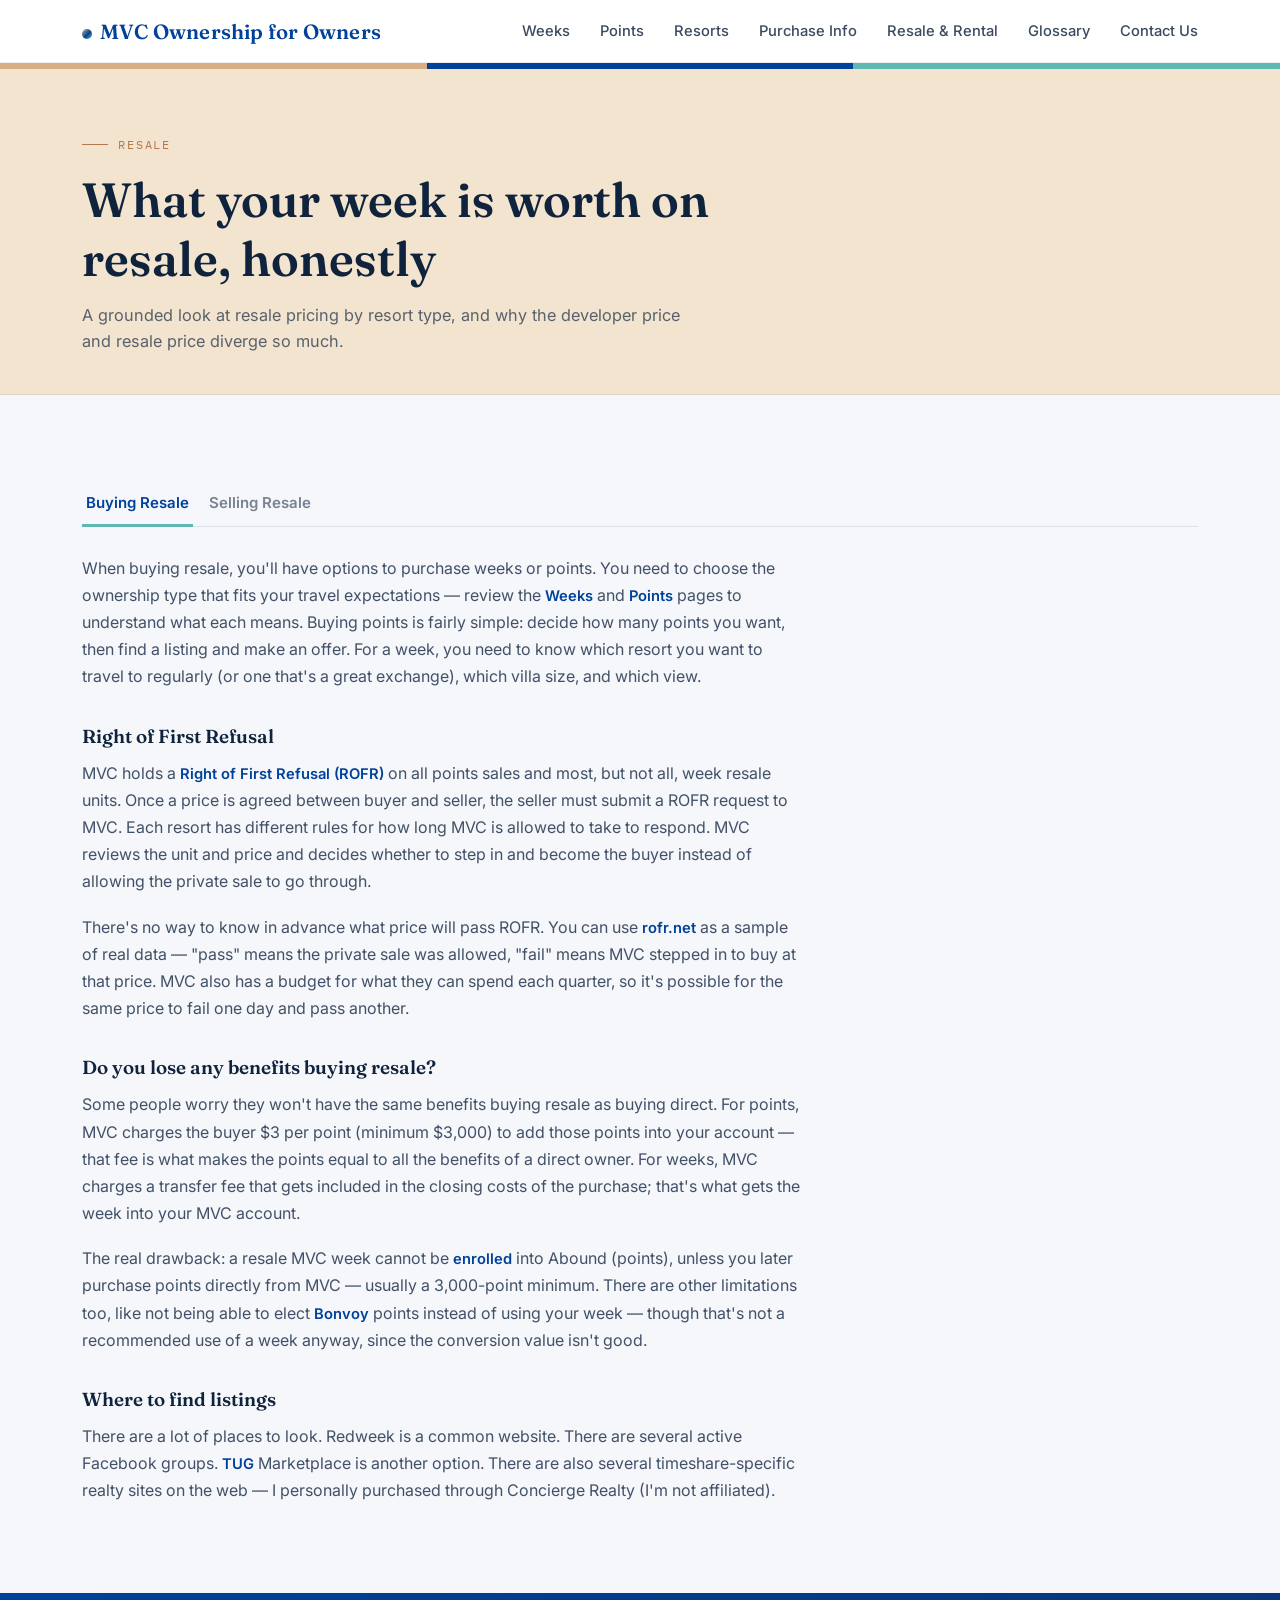
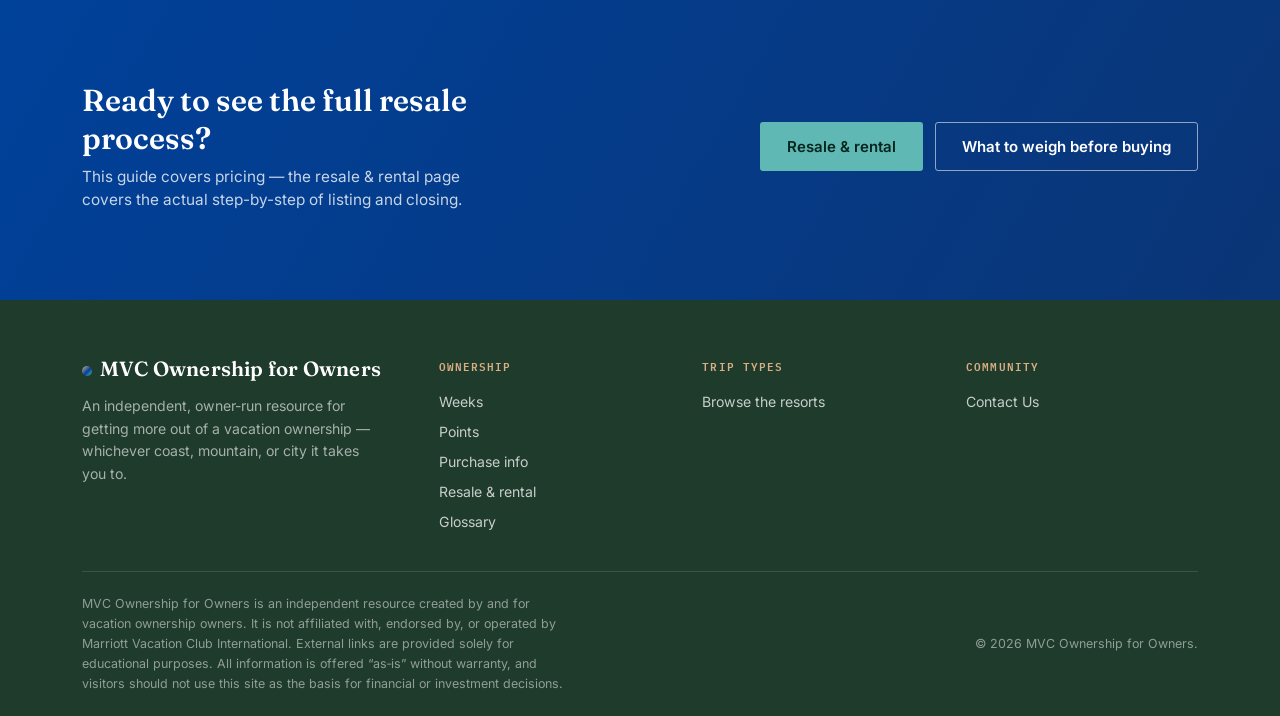
<file: resale-guide.html>
<!DOCTYPE html>
<html lang="en">
<head>
<meta charset="UTF-8">
<meta name="viewport" content="width=device-width, initial-scale=1.0">
<title>Resale — MVC Ownership for Owners</title>
<meta name="description" content="An honest look at MVC resale pricing — what holds value, where to look, and what to watch out for.">
<link rel="preconnect" href="https://fonts.googleapis.com">
<link rel="preconnect" href="https://fonts.gstatic.com" crossorigin>
<link href="https://fonts.googleapis.com/css2?family=Fraunces:opsz,wght@9..144,500;9..144,600;9..144,700&family=Inter:wght@400;500;600;700&family=IBM+Plex+Mono:wght@500;600&display=swap" rel="stylesheet">
<link rel="stylesheet" href="styles.css">
</head>
<body>

<header class="site-header">
  <div class="nav">
    <a class="logo" href="index.html">
      <span class="mark" aria-hidden="true"></span>
      MVC Ownership for Owners
    </a>
    <nav class="links" aria-label="Primary">
      <a href="weeks.html">Weeks</a>
      <a href="points.html">Points</a>
      <a href="resorts.html">Resorts</a>
      <a href="purchase.html">Purchase Info</a>
      <a href="resale.html">Resale &amp; Rental</a>
      <a href="glossary.html">Glossary</a>
      <a href="contact.html">Contact Us</a>
    </nav>
  </div>
</header>

<div class="tri-stripe"><span class="s1"></span><span class="s2"></span><span class="s3"></span></div>

<main>

  <section class="page-hero">
    <div class="wrap">
      <p class="eyebrow">Resale</p>
      <h1>What your week is worth on resale, honestly</h1>
      <p class="sub">A grounded look at resale pricing by resort type, and why the developer price and resale price diverge so much.</p>
    </div>
  </section>

  <section>
    <div class="wrap">
      <div class="content-tabs" role="tablist" aria-label="Resale guide topic">
        <button class="content-tab is-active" data-tab-target="buying" role="tab" aria-selected="true" type="button">Buying Resale</button>
        <button class="content-tab" data-tab-target="selling" role="tab" aria-selected="false" type="button">Selling Resale</button>
      </div>

      <div class="content-panel" data-tab-panel="buying">
        <div class="prose">
          <p>When buying resale, you'll have options to purchase weeks or points. You need to choose the ownership type that fits your travel expectations — review the <a class="link" href="weeks.html">Weeks</a> and <a class="link" href="points.html">Points</a> pages to understand what each means. Buying points is fairly simple: decide how many points you want, then find a listing and make an offer. For a week, you need to know which resort you want to travel to regularly (or one that's a great exchange), which villa size, and which view.</p>

          <h3>Right of First Refusal</h3>
          <p>MVC holds a <a class="link" href="glossary.html#term-rofr">Right of First Refusal (ROFR)</a> on all points sales and most, but not all, week resale units. Once a price is agreed between buyer and seller, the seller must submit a ROFR request to MVC. Each resort has different rules for how long MVC is allowed to take to respond. MVC reviews the unit and price and decides whether to step in and become the buyer instead of allowing the private sale to go through.</p>
          <p>There's no way to know in advance what price will pass ROFR. You can use <a class="link" href="https://www.rofr.net" target="_blank" rel="noopener noreferrer">rofr.net</a> as a sample of real data — "pass" means the private sale was allowed, "fail" means MVC stepped in to buy at that price. MVC also has a budget for what they can spend each quarter, so it's possible for the same price to fail one day and pass another.</p>

          <h3>Do you lose any benefits buying resale?</h3>
          <p>Some people worry they won't have the same benefits buying resale as buying direct. For points, MVC charges the buyer $3 per point (minimum $3,000) to add those points into your account — that fee is what makes the points equal to all the benefits of a direct owner. For weeks, MVC charges a transfer fee that gets included in the closing costs of the purchase; that's what gets the week into your MVC account.</p>
          <p>The real drawback: a resale MVC week cannot be <a class="link" href="glossary.html#term-elect">enrolled</a> into Abound (points), unless you later purchase points directly from MVC — usually a 3,000-point minimum. There are other limitations too, like not being able to elect <a class="link" href="glossary.html#term-bonvoy">Bonvoy</a> points instead of using your week — though that's not a recommended use of a week anyway, since the conversion value isn't good.</p>

          <h3>Where to find listings</h3>
          <p>There are a lot of places to look. Redweek is a common website. There are several active Facebook groups. <a class="link" href="glossary.html#term-tugbbs">TUG</a> Marketplace is another option. There are also several timeshare-specific realty sites on the web — I personally purchased through Concierge Realty (I'm not affiliated).</p>
        </div>
      </div>

      <div class="content-panel" data-tab-panel="selling" hidden>
        <div class="prose">
          <p>If you've decided to sell all or part of your ownership, hopefully you have good options. Worst case, you can deed back whatever you own to MVC, which may cost a small fee to do. Best case, your ownership has good value and you'll recoup some of what you paid. Most likely, you fall somewhere in the middle.</p>

          <h3>Know what your resale is actually worth</h3>
          <p>With few exceptions, resale value is a small fraction of what MVC originally sold it for at retail. Some resort weeks will have very low value, or even $0; others will hold good value. If you price it too high, you won't get any consideration — same as selling a home or a car. Look online at resale sites and use <a class="link" href="https://www.rofr.net" target="_blank" rel="noopener noreferrer">rofr.net</a> to get an idea of what price to use in your listing.</p>
          <p>As an example: a Platinum 2-BDRM unit at Fairway Villas may be worth $0, whereas a Platinum 2-BDRM Oceanview unit at Aruba Surf Club may be worth $30,000+. Do your research before you list.</p>

          <h3>Pay off any loan first</h3>
          <p>Hopefully this is obvious, but you shouldn't have a loan on the unit or points you're trying to sell. It's unlikely the sale price would even cover the cost of the loan anyway.</p>

          <h3>Handling the paperwork</h3>
          <p>If you go through a vendor like Redweek or a realty company, they can handle all the paperwork and process for you — that costs you, as part of their commission or associated fees. If you attempt to sell on your own, you still need to go through the same process, so it's wise to coordinate with a timeshare closing company that can handle it for you. American Title and LT Transfers are commonly mentioned across different MVC forums, but you should find the right one for your situation.</p>

          <h3>What if MVC exercises ROFR on your sale?</h3>
          <p>This means MVC steps in and becomes the buyer at the same agreed price. In the end, you get the same price for the sale either way, which is good for you. What might change is the time it takes to close — owners have mentioned MVC taking a long time to process the deal on some occasions.</p>
        </div>
      </div>
    </div>
  </section>

  <section class="next-band">
    <div class="wrap next-inner">
      <div>
        <h2>Ready to see the full resale process?</h2>
        <p>This guide covers pricing — the resale & rental page covers the actual step-by-step of listing and closing.</p>
      </div>
      <div class="next-links">
        <a class="btn btn-primary" href="resale.html">Resale &amp; rental</a>
        <a class="btn btn-ghost" href="purchase.html">What to weigh before buying</a>
      </div>
    </div>
  </section>

</main>

<footer class="site-footer">
  <div class="wrap">
    <div class="footer-grid">
      <div class="footer-brand">
        <a class="logo" href="index.html">
          <span class="mark" aria-hidden="true"></span>
          MVC Ownership for Owners
        </a>
        <p>An independent, owner-run resource for getting more out of a vacation ownership — whichever coast, mountain, or city it takes you to.</p>
      </div>
      <div class="footer-col">
        <h4>Ownership</h4>
        <ul>
          <li><a href="weeks.html">Weeks</a></li>
          <li><a href="points.html">Points</a></li>
          <li><a href="purchase.html">Purchase info</a></li>
          <li><a href="resale.html">Resale &amp; rental</a></li>
          <li><a href="glossary.html">Glossary</a></li>
        </ul>
      </div>
      <div class="footer-col">
        <h4>Trip types</h4>
        <ul>
          <li><a href="resorts.html">Browse the resorts</a></li>
        </ul>
      </div>
      <div class="footer-col">
        <h4>Community</h4>
        <ul>
          <li><a href="contact.html">Contact Us</a></li>
        </ul>
      </div>
    </div>
    <div class="footer-bottom">
      <p>MVC Ownership for Owners is an independent resource created by and for vacation ownership owners. It is not affiliated with, endorsed by, or operated by Marriott Vacation Club International. External links are provided solely for educational purposes. All information is offered “as‑is” without warranty, and visitors should not use this site as the basis for financial or investment decisions.</p>
      <p>© 2026 MVC Ownership for Owners.</p>
    </div>
  </div>
</footer>

<script src="content-tabs.js"></script>
</body>
</html>
</file>
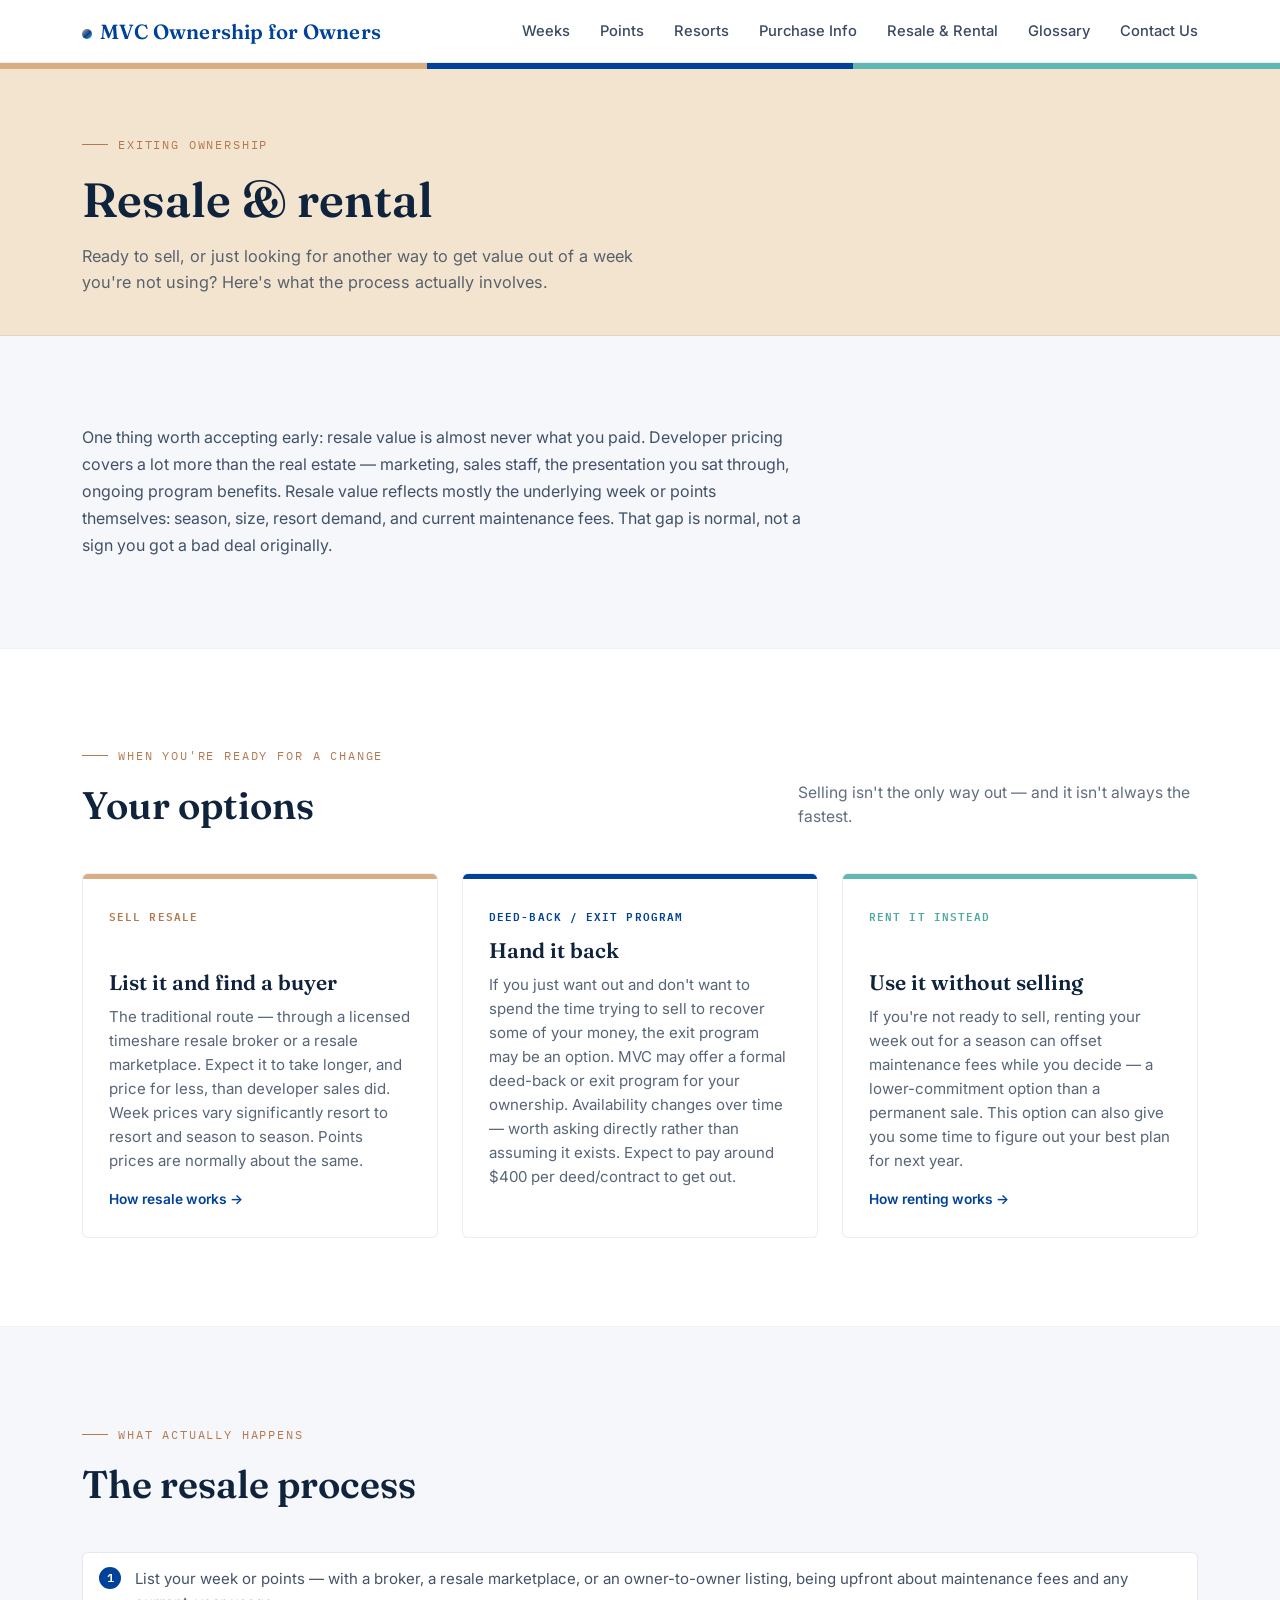
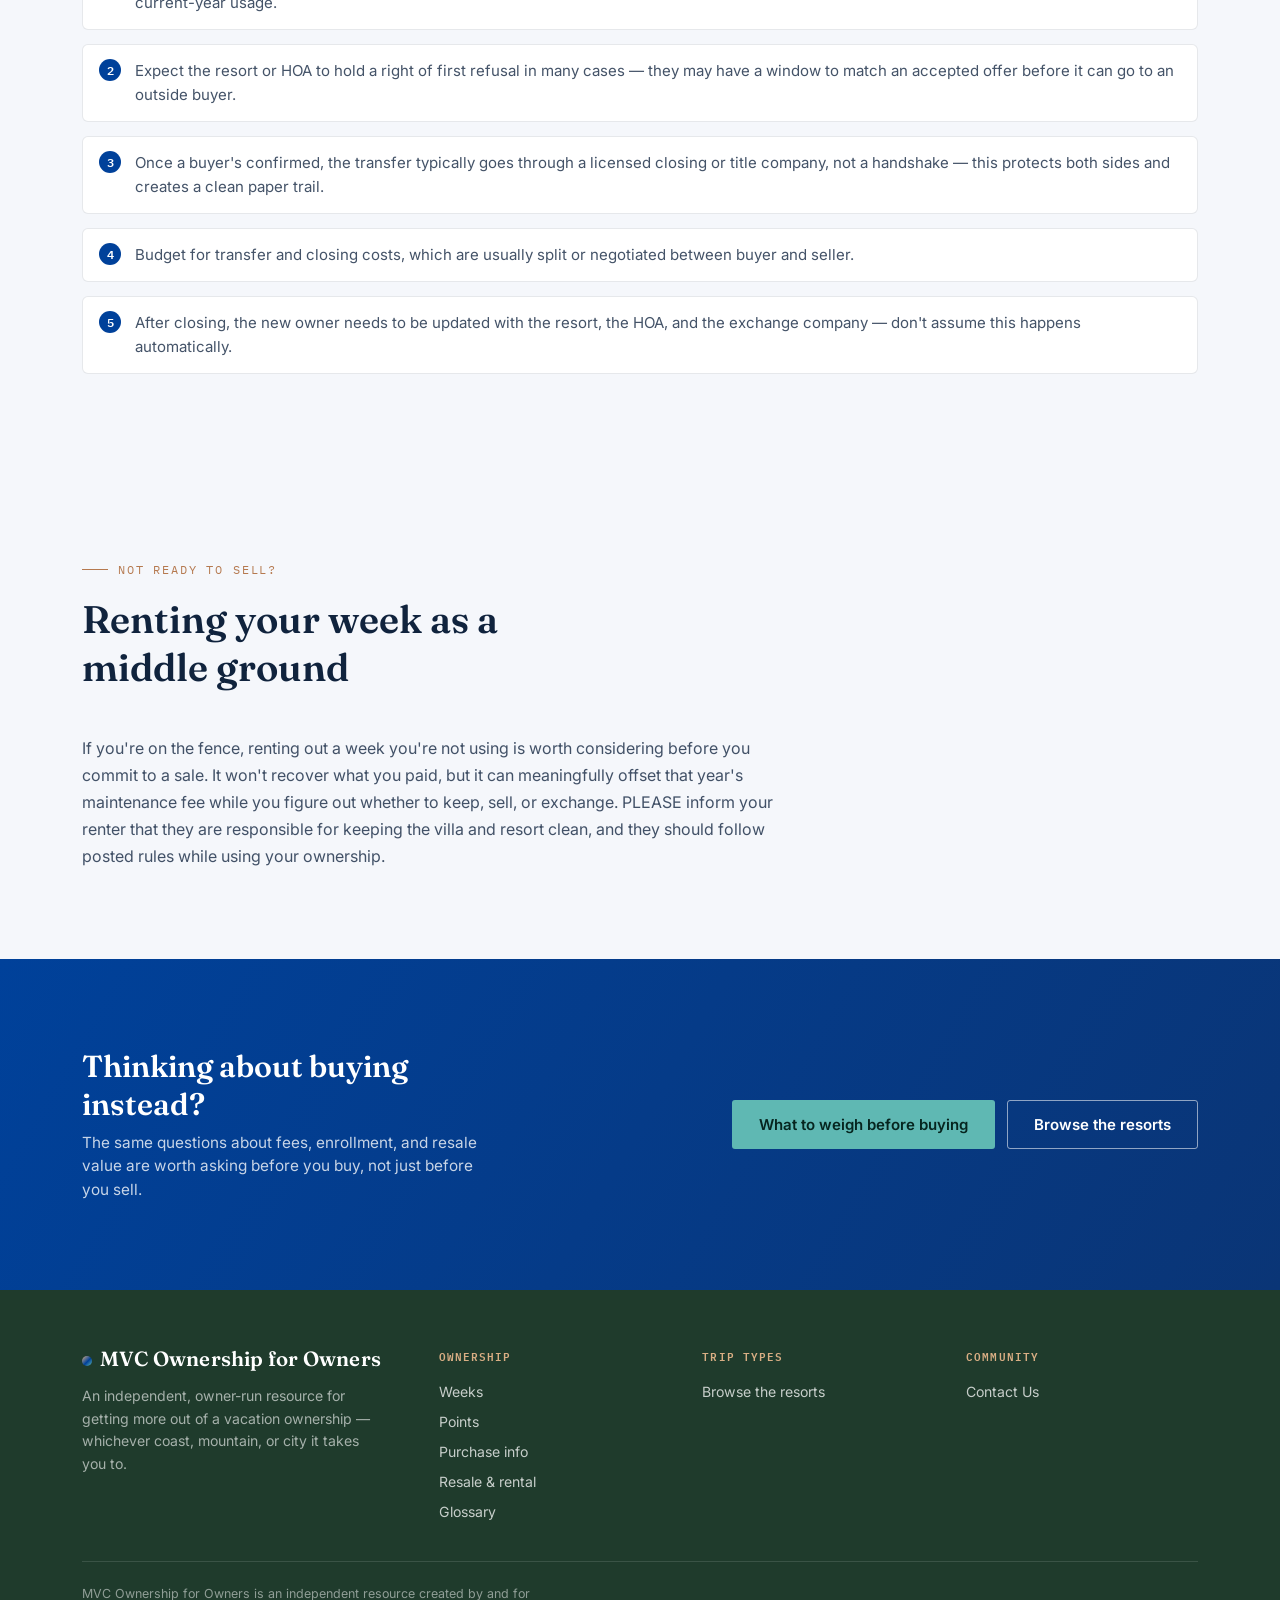
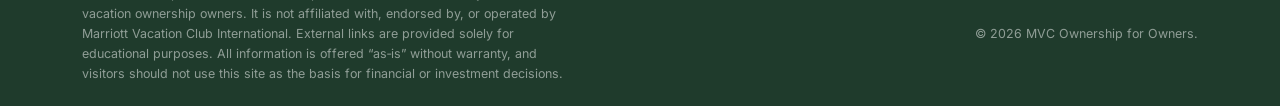
<file: resale.html>
<!DOCTYPE html>
<html lang="en">
<head>
<meta charset="UTF-8">
<meta name="viewport" content="width=device-width, initial-scale=1.0">
<title>Resale &amp; Rental — MVC Ownership for Owners</title>
<meta name="description" content="What's involved in selling a vacation ownership, or finding another way out — plus renting your week as an alternative to selling.">
<link rel="preconnect" href="https://fonts.googleapis.com">
<link rel="preconnect" href="https://fonts.gstatic.com" crossorigin>
<link href="https://fonts.googleapis.com/css2?family=Fraunces:opsz,wght@9..144,500;9..144,600;9..144,700&family=Inter:wght@400;500;600;700&family=IBM+Plex+Mono:wght@500;600&display=swap" rel="stylesheet">
<link rel="stylesheet" href="styles.css">
</head>
<body>

<header class="site-header">
  <div class="nav">
    <a class="logo" href="index.html">
      <span class="mark" aria-hidden="true"></span>
      MVC Ownership for Owners
    </a>
    <nav class="links" aria-label="Primary">
      <a href="weeks.html">Weeks</a>
      <a href="points.html">Points</a>
      <a href="resorts.html">Resorts</a>
      <a href="purchase.html">Purchase Info</a>
      <a href="resale.html">Resale &amp; Rental</a>
      <a href="glossary.html">Glossary</a>
      <a href="contact.html">Contact Us</a>
    </nav>
  </div>
</header>

<div class="tri-stripe"><span class="s1"></span><span class="s2"></span><span class="s3"></span></div>

<main>

  <section class="page-hero">
    <div class="wrap">
      <p class="eyebrow">Exiting ownership</p>
      <h1>Resale &amp; rental</h1>
      <p class="sub">Ready to sell, or just looking for another way to get value out of a week you're not using? Here's what the process actually involves.</p>
    </div>
  </section>

  <section>
    <div class="wrap">
      <div class="prose">
        <p>One thing worth accepting early: resale value is almost never what you paid. Developer pricing covers a lot more than the real estate — marketing, sales staff, the presentation you sat through, ongoing program benefits. Resale value reflects mostly the underlying week or points themselves: season, size, resort demand, and current maintenance fees. That gap is normal, not a sign you got a bad deal originally.</p>
      </div>
    </div>
  </section>

  <section class="guides-section">
    <div class="wrap">
      <div class="section-head">
        <div>
          <p class="eyebrow">When you're ready for a change</p>
          <h2>Your options</h2>
        </div>
        <p class="sub">Selling isn't the only way out — and it isn't always the fastest.</p>
      </div>
      <div class="ways-grid">
        <article class="way-card beach">
          <div class="stripe"></div>
          <div class="body">
            <p class="tag">Sell resale</p>
            <h3>List it and find a buyer</h3>
            <p>The traditional route — through a licensed timeshare resale broker or a resale marketplace. Expect it to take longer, and price for less, than developer sales did. Week prices vary significantly resort to resort and season to season. Points prices are normally about the same.</p>
            <a class="link" href="resale-guide.html">How resale works →</a>  
          </div>
        </article>
        <article class="way-card mountain">
          <div class="stripe"></div>
          <div class="body">
            <p class="tag">Deed-back / exit program</p>
            <h3>Hand it back</h3>
            <p>If you just want out and don't want to spend the time trying to sell to recover some of your money, the exit program may be an option. MVC may offer a formal deed-back or exit program for your ownership. Availability changes over time — worth asking directly rather than assuming it exists. Expect to pay around $400 per deed/contract to get out.</p>
          </div>
        </article>
        <article class="way-card city">
          <div class="stripe"></div>
          <div class="body">
            <p class="tag">Rent it instead</p>
            <h3>Use it without selling</h3>
            <p>If you're not ready to sell, renting your week out for a season can offset maintenance fees while you decide — a lower-commitment option than a permanent sale. This option can also give you some time to figure out your best plan for next year.</p>
            <a class="link" href="rental-guide.html">How renting works →</a>
          </div>
        </article>
      </div>
    </div>
  </section>

  <section>
    <div class="wrap">
      <div class="section-head">
        <div>
          <p class="eyebrow">What actually happens</p>
          <h2>The resale process</h2>
        </div>
      </div>
      <ol class="checklist">
        <li>List your week or points — with a broker, a resale marketplace, or an owner-to-owner listing, being upfront about maintenance fees and any current-year usage.</li>
        <li>Expect the resort or HOA to hold a right of first refusal in many cases — they may have a window to match an accepted offer before it can go to an outside buyer.</li>
        <li>Once a buyer's confirmed, the transfer typically goes through a licensed closing or title company, not a handshake — this protects both sides and creates a clean paper trail.</li>
        <li>Budget for transfer and closing costs, which are usually split or negotiated between buyer and seller.</li>
        <li>After closing, the new owner needs to be updated with the resort, the HOA, and the exchange company — don't assume this happens automatically.</li>
      </ol>
    </div>
  </section>

  <section>
    <div class="wrap">
      <div class="section-head">
        <div>
          <p class="eyebrow">Not ready to sell?</p>
          <h2>Renting your week as a middle ground</h2>
        </div>
      </div>
      <div class="prose">
        <p>If you're on the fence, renting out a week you're not using is worth considering before you commit to a sale. It won't recover what you paid, but it can meaningfully offset that year's maintenance fee while you figure out whether to keep, sell, or exchange. PLEASE inform your renter that they are responsible for keeping the villa and resort clean, and they should follow posted rules while using your ownership.</p>
      </div>
    </div>
  </section>

  <section class="next-band">
    <div class="wrap next-inner">
      <div>
        <h2>Thinking about buying instead?</h2>
        <p>The same questions about fees, enrollment, and resale value are worth asking before you buy, not just before you sell.</p>
      </div>
      <div class="next-links">
        <a class="btn btn-primary" href="purchase.html">What to weigh before buying</a>
        <a class="btn btn-ghost" href="resorts.html">Browse the resorts</a>
      </div>
    </div>
  </section>

</main>

<footer class="site-footer">
  <div class="wrap">
    <div class="footer-grid">
      <div class="footer-brand">
        <a class="logo" href="index.html">
          <span class="mark" aria-hidden="true"></span>
          MVC Ownership for Owners
        </a>
        <p>An independent, owner-run resource for getting more out of a vacation ownership — whichever coast, mountain, or city it takes you to.</p>
      </div>
      <div class="footer-col">
        <h4>Ownership</h4>
        <ul>
          <li><a href="weeks.html">Weeks</a></li>
          <li><a href="points.html">Points</a></li>
          <li><a href="purchase.html">Purchase info</a></li>
          <li><a href="resale.html">Resale &amp; rental</a></li>
          <li><a href="glossary.html">Glossary</a></li>
        </ul>
      </div>
      <div class="footer-col">
        <h4>Trip types</h4>
        <ul>
          <li><a href="resorts.html">Browse the resorts</a></li>
        </ul>
      </div>
      <div class="footer-col">
        <h4>Community</h4>
        <ul>
          <li><a href="contact.html">Contact Us</a></li>
        </ul>
      </div>
    </div>
    <div class="footer-bottom">
      <p>MVC Ownership for Owners is an independent resource created by and for vacation ownership owners. It is not affiliated with, endorsed by, or operated by Marriott Vacation Club International. External links are provided solely for educational purposes. All information is offered “as‑is” without warranty, and visitors should not use this site as the basis for financial or investment decisions.</p>
      <p>© 2026 MVC Ownership for Owners.</p>
    </div>
  </div>
</footer>

</body>
</html>
</file>
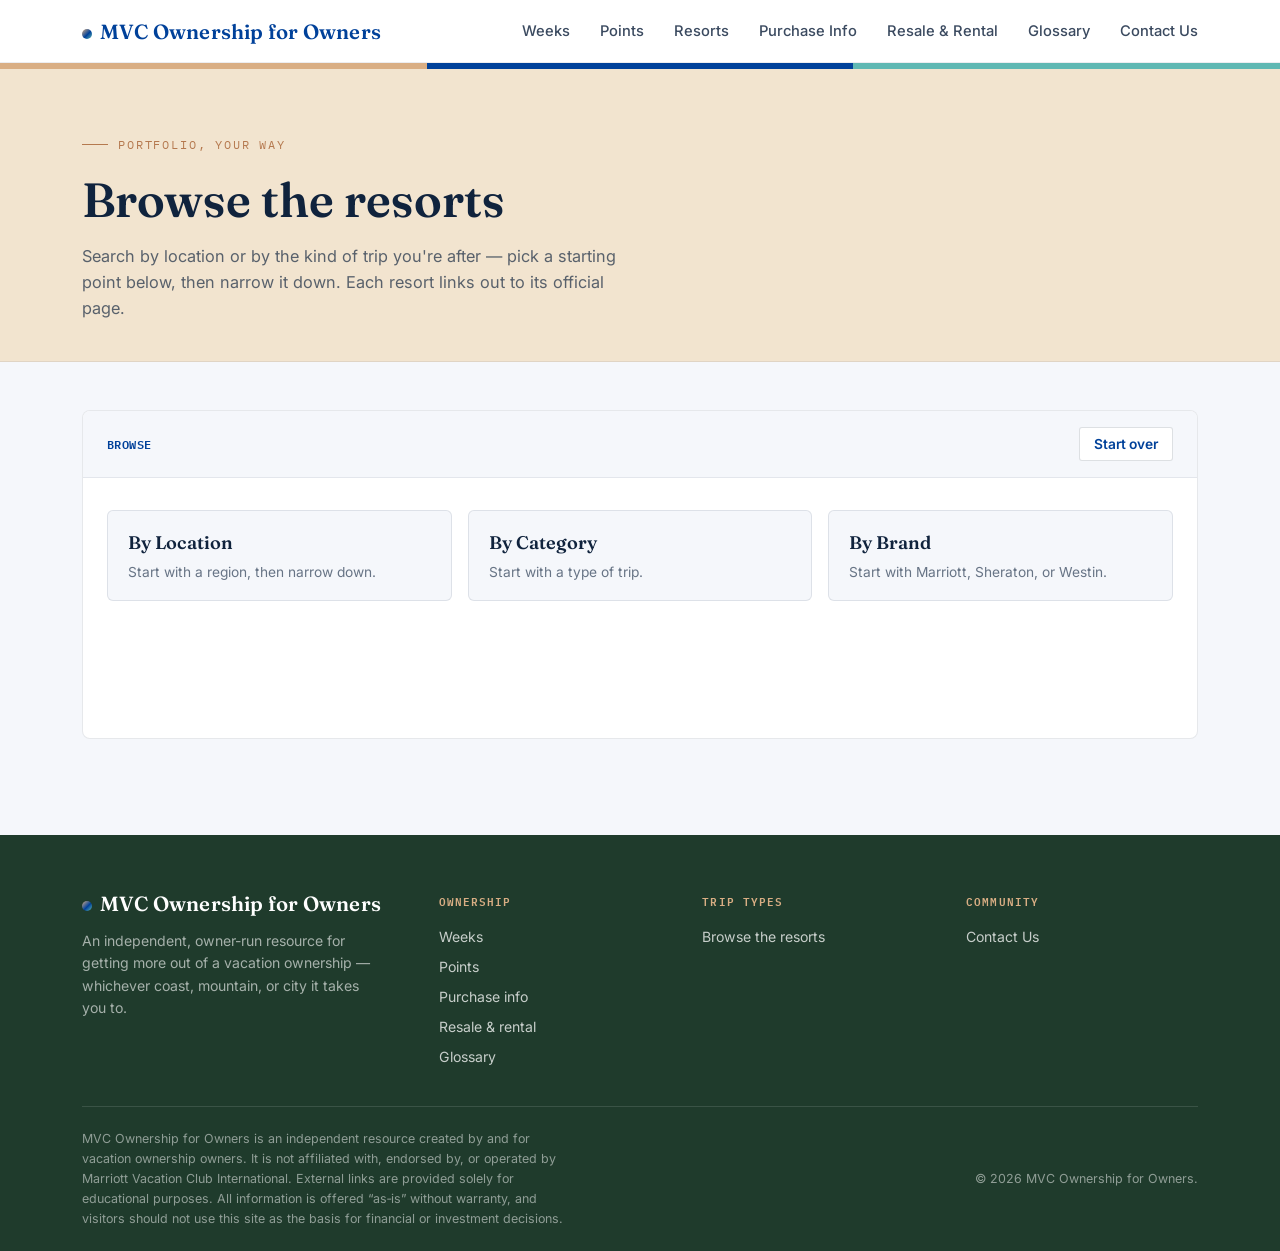
<file: resorts.html>
<!DOCTYPE html>
<html lang="en">
<head>
<meta charset="UTF-8">
<meta name="viewport" content="width=device-width, initial-scale=1.0">
<title>Browse the Resorts — MVC Ownership for Owners</title>
<meta name="description" content="Browse Marriott Vacation Club resorts by location or by category — drill down from region to state to resort.">
<link rel="preconnect" href="https://fonts.googleapis.com">
<link rel="preconnect" href="https://fonts.gstatic.com" crossorigin>
<link href="https://fonts.googleapis.com/css2?family=Fraunces:opsz,wght@9..144,500;9..144,600;9..144,700&family=Inter:wght@400;500;600;700&family=IBM+Plex+Mono:wght@500;600&display=swap" rel="stylesheet">
<link rel="stylesheet" href="styles.css">
<link rel="stylesheet" href="browse.css">
</head>
<body>

<header class="site-header">
  <div class="nav">
    <a class="logo" href="index.html">
      <span class="mark" aria-hidden="true"></span>
      MVC Ownership for Owners
    </a>
    <nav class="links" aria-label="Primary">
      <a href="weeks.html">Weeks</a>
      <a href="points.html">Points</a>
      <a href="resorts.html">Resorts</a>
      <a href="purchase.html">Purchase Info</a>
      <a href="resale.html">Resale &amp; Rental</a>
      <a href="glossary.html">Glossary</a>
      <a href="contact.html">Contact Us</a>
    </nav>
  </div>
</header>

<div class="tri-stripe"><span class="s1"></span><span class="s2"></span><span class="s3"></span></div>

<main>

  <section class="browse-hero">
    <div class="wrap">
      <p class="eyebrow">Portfolio, your way</p>
      <h1>Browse the resorts</h1>
      <p class="sub">Search by location or by the kind of trip you're after — pick a starting point below, then narrow it down. Each resort links out to its official page.</p>
    </div>
  </section>

  <section class="browse-section">
    <div class="wrap">
      <div class="browse-shell" id="browse-shell">

        <div class="browse-toolbar">
          <div class="breadcrumb" id="breadcrumb"></div>
          <div class="toolbar-actions">
            <button class="btn-back" id="btn-back" type="button">&larr; Back</button>
            <button class="btn-start-over" id="btn-start-over" type="button">Start over</button>
          </div>
        </div>

        <div class="browse-content" id="browse-content"></div>

      </div>
    </div>
  </section>

</main>

<footer class="site-footer">
  <div class="wrap">
    <div class="footer-grid">
      <div class="footer-brand">
        <a class="logo" href="index.html">
          <span class="mark" aria-hidden="true"></span>
          MVC Ownership for Owners
        </a>
        <p>An independent, owner-run resource for getting more out of a vacation ownership — whichever coast, mountain, or city it takes you to.</p>
      </div>
      <div class="footer-col">
        <h4>Ownership</h4>
        <ul>
          <li><a href="weeks.html">Weeks</a></li>
          <li><a href="points.html">Points</a></li>
          <li><a href="purchase.html">Purchase info</a></li>
          <li><a href="resale.html">Resale &amp; rental</a></li>
          <li><a href="glossary.html">Glossary</a></li>
        </ul>
      </div>
      <div class="footer-col">
        <h4>Trip types</h4>
        <ul>
          <li><a href="resorts.html">Browse the resorts</a></li>
        </ul>
      </div>
      <div class="footer-col">
        <h4>Community</h4>
        <ul>
          <li><a href="contact.html">Contact Us</a></li>
        </ul>
      </div>
    </div>
    <div class="footer-bottom">
      <p>MVC Ownership for Owners is an independent resource created by and for vacation ownership owners. It is not affiliated with, endorsed by, or operated by Marriott Vacation Club International. External links are provided solely for educational purposes. All information is offered “as‑is” without warranty, and visitors should not use this site as the basis for financial or investment decisions.</p>
      <p>© 2026 MVC Ownership for Owners.</p>
    </div>
  </div>
</footer>

<script src="browse.js"></script>
</body>
</html>
</file>
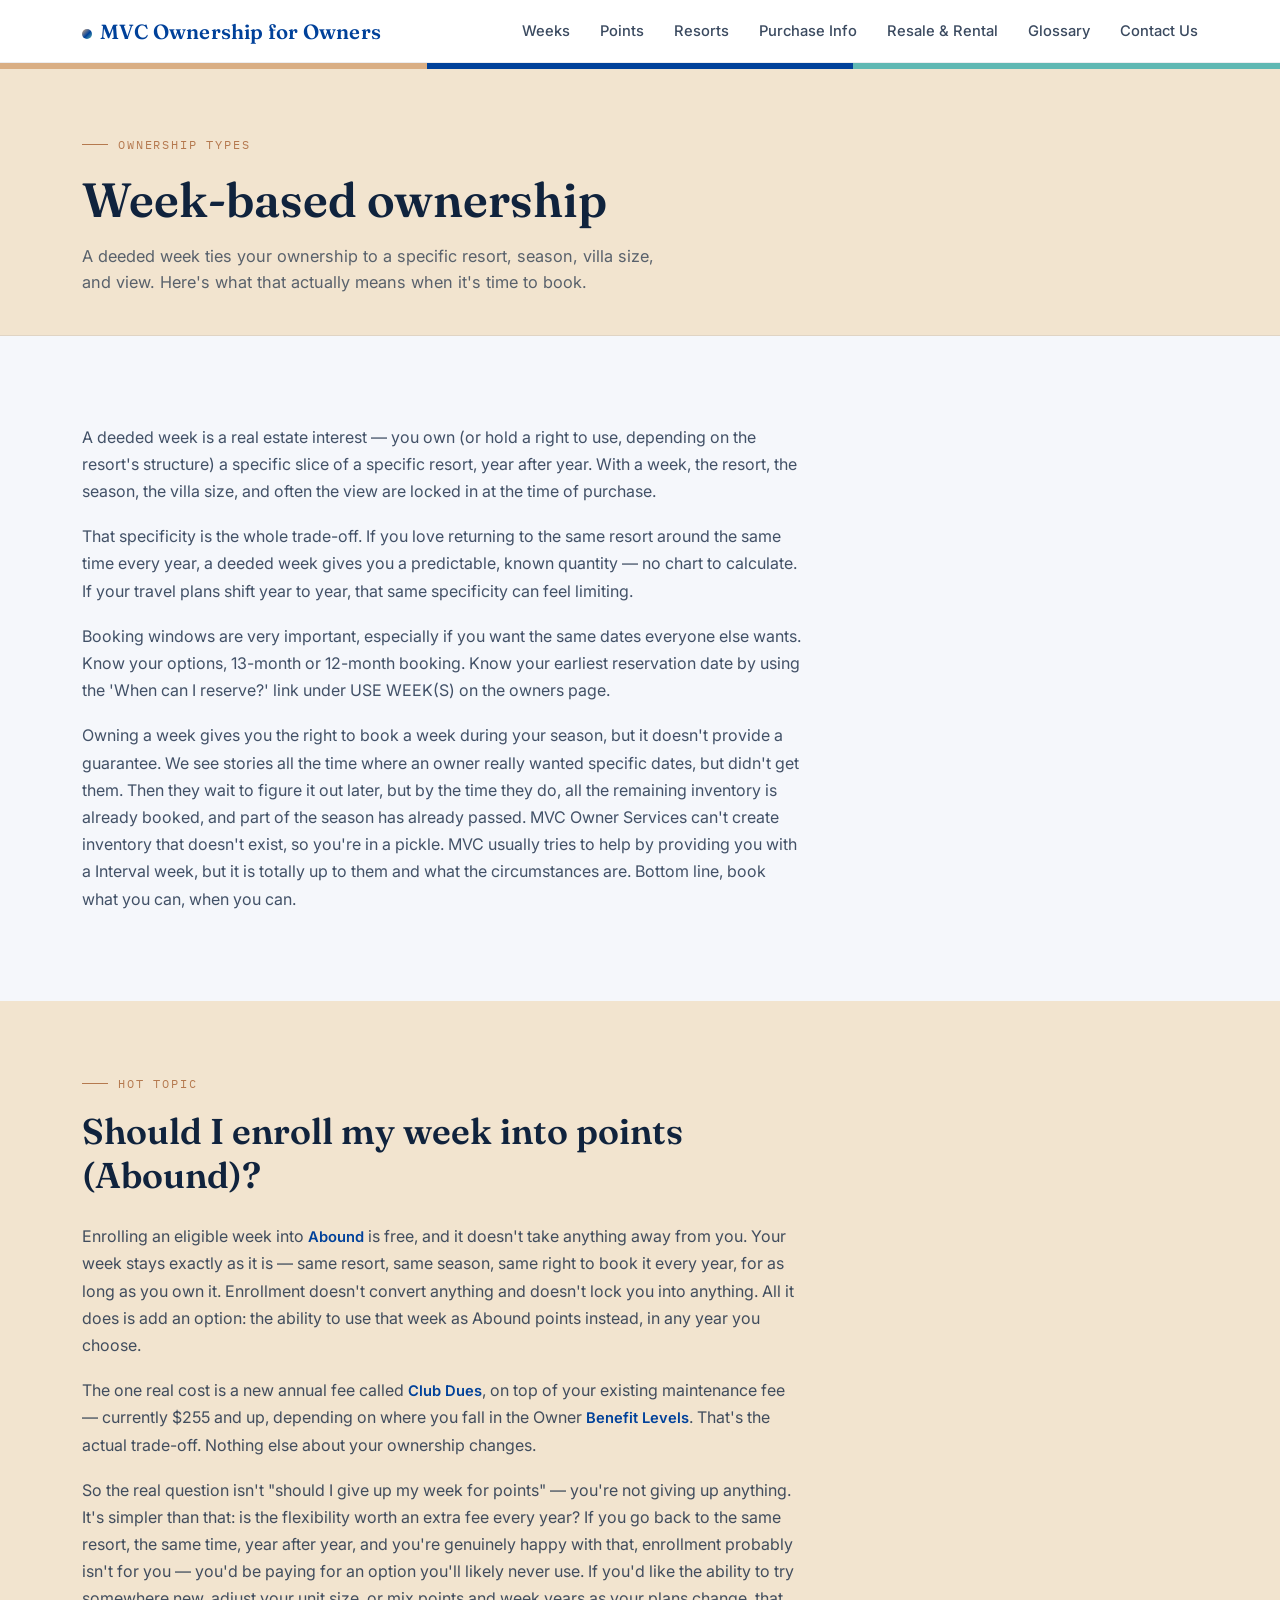
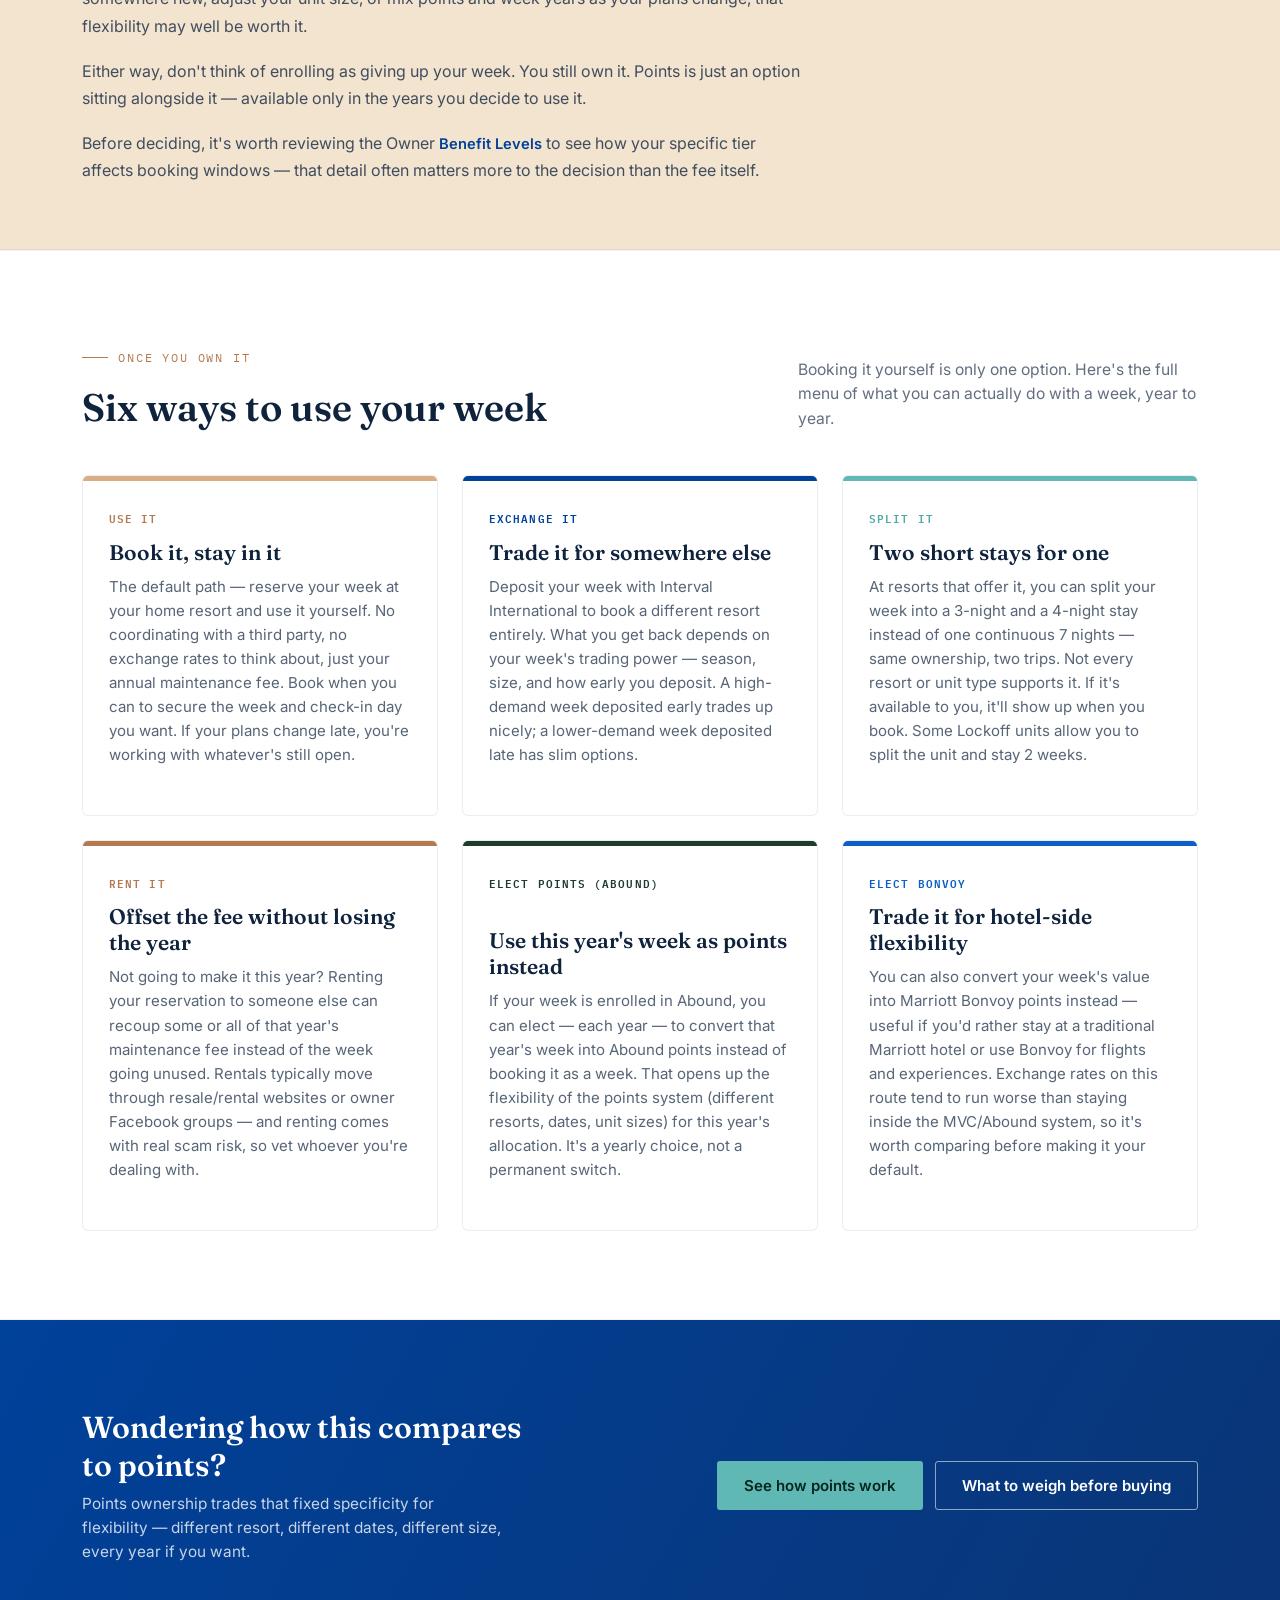
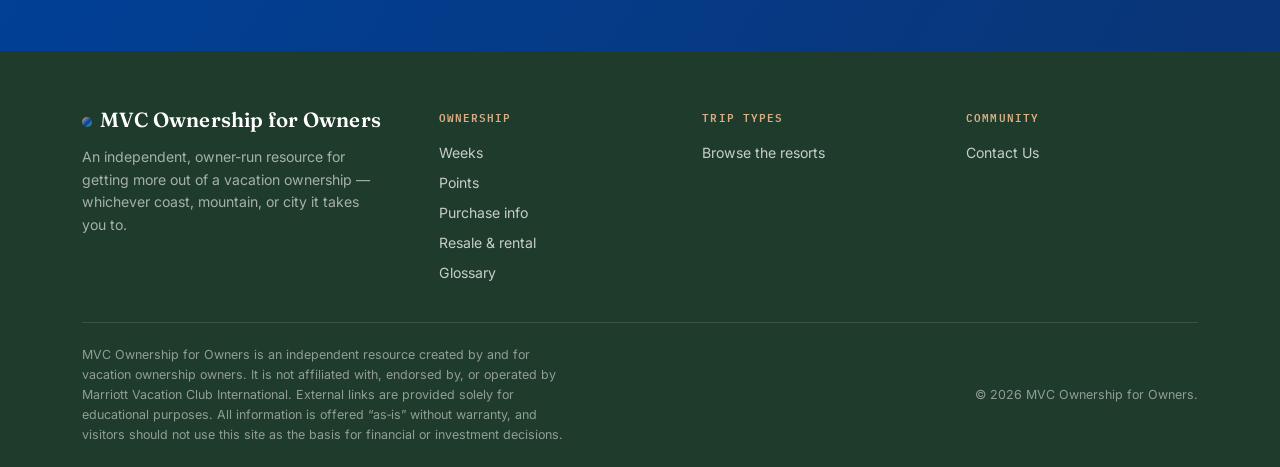
<file: weeks.html>
<!DOCTYPE html>
<html lang="en">
<head>
<meta charset="UTF-8">
<meta name="viewport" content="width=device-width, initial-scale=1.0">
<title>Week-Based Ownership — MVC Ownership for Owners</title>
<meta name="description" content="What a deeded week actually is: season, villa size, view category, fixed vs. float, and how exchanges work for week owners.">
<link rel="preconnect" href="https://fonts.googleapis.com">
<link rel="preconnect" href="https://fonts.gstatic.com" crossorigin>
<link href="https://fonts.googleapis.com/css2?family=Fraunces:opsz,wght@9..144,500;9..144,600;9..144,700&family=Inter:wght@400;500;600;700&family=IBM+Plex+Mono:wght@500;600&display=swap" rel="stylesheet">
<link rel="stylesheet" href="styles.css">
</head>
<body>

<header class="site-header">
  <div class="nav">
    <a class="logo" href="index.html">
      <span class="mark" aria-hidden="true"></span>
      MVC Ownership for Owners
    </a>
    <nav class="links" aria-label="Primary">
      <a href="weeks.html">Weeks</a>
      <a href="points.html">Points</a>
      <a href="resorts.html">Resorts</a>
      <a href="purchase.html">Purchase Info</a>
      <a href="resale.html">Resale &amp; Rental</a>
      <a href="glossary.html">Glossary</a>
      <a href="contact.html">Contact Us</a>
    </nav>
  </div>
</header>

<div class="tri-stripe"><span class="s1"></span><span class="s2"></span><span class="s3"></span></div>

<main>

  <section class="page-hero">
    <div class="wrap">
      <p class="eyebrow">Ownership types</p>
      <h1>Week-based ownership</h1>
      <p class="sub">A deeded week ties your ownership to a specific resort, season, villa size, and view. Here's what that actually means when it's time to book.</p>
    </div>
  </section>

  <section>
    <div class="wrap">
      <div class="prose">
        <p>A deeded week is a real estate interest — you own (or hold a right to use, depending on the resort's structure) a specific slice of a specific resort, year after year. With a week, the resort, the season, the villa size, and often the view are locked in at the time of purchase.</p>
        <p>That specificity is the whole trade-off. If you love returning to the same resort around the same time every year, a deeded week gives you a predictable, known quantity — no chart to calculate. If your travel plans shift year to year, that same specificity can feel limiting. </p>
        <p>Booking windows are very important, especially if you want the same dates everyone else wants. Know your options, 13-month or 12-month booking.  Know your earliest reservation date by using the 'When can I reserve?' link under USE WEEK(S) on the owners page.</p>
        <p>Owning a week gives you the right to book a week during your season, but it doesn't provide a guarantee. We see stories all the time where an owner really wanted specific dates, but didn't get them. Then they wait to figure it out later, but by the time they do, all the remaining inventory is already booked, and part of the season has already passed. MVC Owner Services can't create inventory that doesn't exist, so you're in a pickle. MVC usually tries to help by providing you with a Interval week, but it is totally up to them and what the circumstances are. Bottom line, book what you can, when you can.</p>
      </div>
    </div>
  </section>

  <div class="hot-topic-band">
    <div class="wrap">
      <p class="eyebrow">Hot Topic</p>
      <h2>Should I enroll my week into points (Abound)?</h2>
      <div class="prose">
        <p>Enrolling an eligible week into <a class="link" href="glossary.html#term-abound">Abound</a> is free, and it doesn't take anything away from you. Your week stays exactly as it is — same resort, same season, same right to book it every year, for as long as you own it. Enrollment doesn't convert anything and doesn't lock you into anything. All it does is add an option: the ability to use that week as Abound points instead, in any year you choose.</p>
        <p>The one real cost is a new annual fee called <a class="link" href="glossary.html#term-club-dues">Club Dues</a>, on top of your existing maintenance fee — currently $255 and up, depending on where you fall in the Owner <a class="link" href="glossary.html#term-benefit-levels">Benefit Levels</a>. That's the actual trade-off. Nothing else about your ownership changes.</p>
        <p>So the real question isn't "should I give up my week for points" — you're not giving up anything. It's simpler than that: is the flexibility worth an extra fee every year? If you go back to the same resort, the same time, year after year, and you're genuinely happy with that, enrollment probably isn't for you — you'd be paying for an option you'll likely never use. If you'd like the ability to try somewhere new, adjust your unit size, or mix points and week years as your plans change, that flexibility may well be worth it.</p>
        <p>Either way, don't think of enrolling as giving up your week. You still own it. Points is just an option sitting alongside it — available only in the years you decide to use it.</p>
        <p>Before deciding, it's worth reviewing the Owner <a class="link" href="glossary.html#term-benefit-levels">Benefit Levels</a> to see how your specific tier affects booking windows — that detail often matters more to the decision than the fee itself.</p>
      </div>
    </div>
  </div>

  <section class="guides-section">
    <div class="wrap">
      <div class="section-head">
        <div>
          <p class="eyebrow">Once you own it</p>
          <h2>Six ways to use your week</h2>
        </div>
        <p class="sub">Booking it yourself is only one option. Here's the full menu of what you can actually do with a week, year to year.</p>
      </div>
      <div class="ways-grid">
        <article class="way-card tone-a">
          <div class="stripe"></div>
          <div class="body">
            <p class="tag">Use It</p>
            <h3>Book it, stay in it</h3>
            <p>The default path — reserve your week at your home resort and use it yourself. No coordinating with a third party, no exchange rates to think about, just your annual maintenance fee. Book when you can to secure the week and check-in day you want. If your plans change late, you're working with whatever's still open.</p>
          </div>
        </article>
        <article class="way-card tone-b">
          <div class="stripe"></div>
          <div class="body">
            <p class="tag">Exchange It</p>
            <h3>Trade it for somewhere else</h3>
            <p>Deposit your week with Interval International to book a different resort entirely. What you get back depends on your week's trading power — season, size, and how early you deposit. A high-demand week deposited early trades up nicely; a lower-demand week deposited late has slim options.</p>
          </div>
        </article>
        <article class="way-card tone-c">
          <div class="stripe"></div>
          <div class="body">
            <p class="tag">Split It</p>
            <h3>Two short stays for one</h3>
            <p>At resorts that offer it, you can split your week into a 3-night and a 4-night stay instead of one continuous 7 nights — same ownership, two trips. Not every resort or unit type supports it. If it's available to you, it'll show up when you book. Some Lockoff units allow you to split the unit and stay 2 weeks.</p>
          </div>
        </article>
        <article class="way-card tone-d">
          <div class="stripe"></div>
          <div class="body">
            <p class="tag">Rent It</p>
            <h3>Offset the fee without losing the year</h3>
            <p>Not going to make it this year? Renting your reservation to someone else can recoup some or all of that year's maintenance fee instead of the week going unused. Rentals typically move through resale/rental websites or owner Facebook groups — and renting comes with real scam risk, so vet whoever you're dealing with.</p>
          </div>
        </article>
        <article class="way-card tone-e">
          <div class="stripe"></div>
          <div class="body">
            <p class="tag">Elect Points (Abound)</p>
            <h3>Use this year's week as points instead</h3>
            <p>If your week is enrolled in Abound, you can elect — each year — to convert that year's week into Abound points instead of booking it as a week. That opens up the flexibility of the points system (different resorts, dates, unit sizes) for this year's allocation. It's a yearly choice, not a permanent switch.</p>
          </div>
        </article>
        <article class="way-card tone-f">
          <div class="stripe"></div>
          <div class="body">
            <p class="tag">Elect Bonvoy</p>
            <h3>Trade it for hotel-side flexibility</h3>
            <p>You can also convert your week's value into Marriott Bonvoy points instead — useful if you'd rather stay at a traditional Marriott hotel or use Bonvoy for flights and experiences. Exchange rates on this route tend to run worse than staying inside the MVC/Abound system, so it's worth comparing before making it your default.</p>
          </div>
        </article>
      </div>
    </div>
  </section>

  <section class="next-band">
    <div class="wrap next-inner">
      <div>
        <h2>Wondering how this compares to points?</h2>
        <p>Points ownership trades that fixed specificity for flexibility — different resort, different dates, different size, every year if you want.</p>
      </div>
      <div class="next-links">
        <a class="btn btn-primary" href="points.html">See how points work</a>
        <a class="btn btn-ghost" href="purchase.html">What to weigh before buying</a>
      </div>
    </div>
  </section>

</main>

<footer class="site-footer">
  <div class="wrap">
    <div class="footer-grid">
      <div class="footer-brand">
        <a class="logo" href="index.html">
          <span class="mark" aria-hidden="true"></span>
          MVC Ownership for Owners
        </a>
        <p>An independent, owner-run resource for getting more out of a vacation ownership — whichever coast, mountain, or city it takes you to.</p>
      </div>
      <div class="footer-col">
        <h4>Ownership</h4>
        <ul>
          <li><a href="weeks.html">Weeks</a></li>
          <li><a href="points.html">Points</a></li>
          <li><a href="purchase.html">Purchase info</a></li>
          <li><a href="resale.html">Resale &amp; rental</a></li>
          <li><a href="glossary.html">Glossary</a></li>
        </ul>
      </div>
      <div class="footer-col">
        <h4>Trip types</h4>
        <ul>
          <li><a href="resorts.html">Browse the resorts</a></li>
        </ul>
      </div>
      <div class="footer-col">
        <h4>Community</h4>
        <ul>
          <li><a href="contact.html">Contact Us</a></li>
        </ul>
      </div>
    </div>
    <div class="footer-bottom">
      <p>MVC Ownership for Owners is an independent resource created by and for vacation ownership owners. It is not affiliated with, endorsed by, or operated by Marriott Vacation Club International. External links are provided solely for educational purposes. All information is offered “as‑is” without warranty, and visitors should not use this site as the basis for financial or investment decisions.</p>
      <p>© 2026 MVC Ownership for Owners.</p>
    </div>
  </div>
</footer>

</body>
</html>
</file>
<file: styles.css>
/* ===========================================================
   MVC Ownership for Owners — styles.css
   Palette sampled directly from the beach/mountain/city hero image
   =========================================================== */

:root {
  --deep-blue: #00419a;
  --ocean-blue: #0b5fc7;
  --lagoon: #4fa9a4;
  --lagoon-bright: #5fb8b3;
  --sand: #d9ae84;
  --sand-light: #f2e4cf;
  --snow: #f5f7fb;
  --brick: #b5794f;
  --pine: #1f3b2c;
  --ink: #10233d;

  --font-display: 'Fraunces', serif;
  --font-body: 'Inter', -apple-system, BlinkMacSystemFont, sans-serif;
  --font-mono: 'IBM Plex Mono', monospace;

  --max-width: 1180px;
}

* { box-sizing: border-box; }

html { scroll-behavior: smooth; }

body {
  margin: 0;
  font-family: var(--font-body);
  color: var(--ink);
  background: var(--snow);
  -webkit-font-smoothing: antialiased;
}

img { max-width: 100%; display: block; }

a { color: inherit; text-decoration: none; }

.wrap {
  max-width: var(--max-width);
  margin: 0 auto;
  padding: 0 32px;
}

/* -------------------- Signature tri-stripe -------------------- */
.tri-stripe {
  height: 6px;
  display: flex;
  width: 100%;
}
.tri-stripe span { flex: 1; }
.tri-stripe .s1 { background: var(--sand); }
.tri-stripe .s2 { background: var(--deep-blue); }
.tri-stripe .s3 { background: var(--lagoon-bright); }

/* -------------------- Nav -------------------- */
header.site-header {
  position: sticky;
  top: 0;
  z-index: 40;
  background: rgba(255, 255, 255, 0.92);
  backdrop-filter: blur(8px);
  border-bottom: 1px solid rgba(16, 35, 61, 0.08);
}

.nav {
  display: flex;
  align-items: center;
  justify-content: space-between;
  padding: 18px 32px;
  max-width: var(--max-width);
  margin: 0 auto;
}

.logo {
  font-family: var(--font-display);
  font-weight: 600;
  font-size: 1.28rem;
  letter-spacing: 0.01em;
  color: var(--deep-blue);
  display: flex;
  align-items: baseline;
  gap: 8px;
}
.logo .mark {
  display: inline-flex;
  width: 10px;
  height: 10px;
  border-radius: 50%;
  background: linear-gradient(135deg, var(--sand), var(--deep-blue) 55%, var(--lagoon-bright));
}
.logo small {
  font-family: var(--font-mono);
  font-size: 0.62rem;
  font-weight: 500;
  letter-spacing: 0.14em;
  text-transform: uppercase;
  color: var(--brick);
}

nav.links {
  display: flex;
  gap: 30px;
  font-size: 0.92rem;
  font-weight: 500;
}
nav.links a {
  position: relative;
  padding: 4px 0;
  color: var(--ink);
  opacity: 0.82;
  transition: opacity 0.15s ease;
}
nav.links a:hover { opacity: 1; }
nav.links a::after {
  content: '';
  position: absolute;
  left: 0; right: 0; bottom: -3px;
  height: 2px;
  background: var(--lagoon-bright);
  transform: scaleX(0);
  transform-origin: left;
  transition: transform 0.2s ease;
}
nav.links a:hover::after { transform: scaleX(1); }

.nav-cta {
  font-family: var(--font-mono);
  font-size: 0.74rem;
  text-transform: uppercase;
  letter-spacing: 0.08em;
  font-weight: 600;
  background: var(--deep-blue);
  color: #fff;
  padding: 10px 18px;
  border-radius: 3px;
  white-space: nowrap;
}
.nav-cta:hover { background: var(--ocean-blue); }

.nav-toggle { display: none; }

/* -------------------- Hero -------------------- */
.hero {
  position: relative;
  min-height: 88vh;
  display: flex;
  align-items: flex-end;
  background-image:
    linear-gradient(to top, rgba(6, 20, 38, 0.88) 0%, rgba(6, 20, 38, 0.35) 42%, rgba(6, 20, 38, 0.05) 68%),
    url('images/background_BOS.png');
  background-size: cover;
  background-position: center 30%;
}

.hero-inner {
  max-width: var(--max-width);
  margin: 0 auto;
  padding: 64px 32px 56px;
  width: 100%;
  color: #fff;
}

.eyebrow {
  font-family: var(--font-mono);
  font-size: 0.72rem;
  letter-spacing: 0.16em;
  text-transform: uppercase;
  color: var(--sand);
  margin-bottom: 18px;
  display: flex;
  align-items: center;
  gap: 10px;
}
.eyebrow::before {
  content: '';
  width: 26px;
  height: 1px;
  background: var(--sand);
}

.hero h1 {
  font-family: var(--font-display);
  font-weight: 600;
  font-size: clamp(2.6rem, 5.4vw, 4.6rem);
  line-height: 1.03;
  margin: 0 0 22px;
  max-width: 15ch;
  letter-spacing: -0.01em;
}

.hero p.lede {
  font-size: 1.12rem;
  line-height: 1.6;
  max-width: 46ch;
  color: rgba(255, 255, 255, 0.86);
  margin: 0 0 34px;
  font-weight: 400;
}

.hero-ctas {
  display: flex;
  gap: 16px;
  flex-wrap: wrap;
}

.hero-ctas a {
  flex: 1 0 calc(33.333% - 16px);
  text-align: center;
  display: flex;
  justify-content: center;
}

.btn {
  font-family: var(--font-body);
  font-weight: 600;
  font-size: 0.94rem;
  padding: 14px 26px;
  border-radius: 3px;
  border: 1px solid transparent;
  cursor: pointer;
  display: inline-flex;
  align-items: center;
  gap: 8px;
}
.btn-primary {
  background: var(--lagoon-bright);
  color: #06251f;
}
.btn-primary:hover { background: #71c6c1; }
.btn-ghost {
  background: transparent;
  border-color: rgba(255, 255, 255, 0.55);
  color: #fff;
}
.btn-ghost:hover { border-color: #fff; background: rgba(255,255,255,0.08); }

/* -------------------- Intro strip -------------------- */
.intro-strip {
  background: var(--sand-light);
  border-bottom: 1px solid rgba(16,35,61,0.06);
}
.intro-strip .wrap {
  padding: 30px 32px;
  display: flex;
  gap: 40px;
  align-items: center;
  flex-wrap: wrap;
}
.intro-strip p {
  font-family: var(--font-display);
  font-size: 1.28rem;
  line-height: 1.45;
  margin: 0;
  color: var(--ink);
  max-width: 62ch;
}
.intro-strip p strong { color: var(--deep-blue); }

/* -------------------- Section shell -------------------- */
section { padding: 88px 0; }
.section-head {
  display: flex;
  justify-content: space-between;
  align-items: flex-end;
  gap: 24px;
  margin-bottom: 44px;
  flex-wrap: wrap;
}
.section-head .eyebrow { color: var(--brick); }
.section-head .eyebrow::before { background: var(--brick); }
.section-head h2 {
  font-family: var(--font-display);
  font-size: clamp(1.9rem, 3vw, 2.5rem);
  margin: 0;
  font-weight: 600;
  color: var(--ink);
  max-width: 20ch;
}
.section-head .sub {
  max-width: 40ch;
  font-size: 0.98rem;
  line-height: 1.55;
  color: rgba(16,35,61,0.66);
  margin: 10px 0 0;
}

/* -------------------- Three ways cards -------------------- */
.ways-grid {
  display: grid;
  grid-template-columns: repeat(3, 1fr);
  gap: 24px;
}
.way-card {
  border-radius: 6px;
  overflow: hidden;
  background: #fff;
  border: 1px solid rgba(16,35,61,0.08);
  display: flex;
  flex-direction: column;
}
.way-card .stripe { height: 5px; }
.way-card.beach .stripe { background: var(--sand); }
.way-card.mountain .stripe { background: var(--deep-blue); }
.way-card.city .stripe { background: var(--lagoon-bright); }

/* Generic tones (used where cards aren't tied to a trip type — e.g. the
   weeks-usage-options grid) — cycles through the full brand palette. */
.way-card.tone-a .stripe { background: var(--sand); }
.way-card.tone-b .stripe { background: var(--deep-blue); }
.way-card.tone-c .stripe { background: var(--lagoon-bright); }
.way-card.tone-d .stripe { background: var(--brick); }
.way-card.tone-e .stripe { background: var(--pine); }
.way-card.tone-f .stripe { background: var(--ocean-blue); }

.way-card .body { padding: 28px 26px 30px; flex: 1; display: flex; flex-direction: column; }
.way-card .tag {
  font-family: var(--font-mono);
  font-size: 0.68rem;
  text-transform: uppercase;
  letter-spacing: 0.1em;
  font-weight: 600;
  margin-bottom: 12px;
}
.way-card.beach .tag { color: var(--brick); }
.way-card.mountain .tag { color: var(--deep-blue); }
.way-card.city .tag { color: var(--lagoon); }
.way-card.tone-a .tag { color: var(--brick); }
.way-card.tone-b .tag { color: var(--deep-blue); }
.way-card.tone-c .tag { color: var(--lagoon); }
.way-card.tone-d .tag { color: var(--brick); }
.way-card.tone-e .tag { color: var(--pine); }
.way-card.tone-f .tag { color: var(--ocean-blue); }

.way-card h3 {
  font-family: var(--font-display);
  font-size: 1.32rem;
  margin: 0 0 10px;
  font-weight: 600;
}
.way-card p {
  font-size: 0.94rem;
  line-height: 1.6;
  color: rgba(16,35,61,0.7);
  margin: 0 0 18px;
  flex: 1;
}
.way-card .link {
  font-size: 0.86rem;
  font-weight: 600;
  color: var(--deep-blue);
}
.way-card .link:hover { text-decoration: underline; }

/* Standalone version of the same link style, for use outside cards */
a.link {
  display: inline-block;
  font-size: 0.92rem;
  font-weight: 600;
  color: var(--deep-blue);
}
a.link:hover { text-decoration: underline; }

/* -------------------- Guides grid -------------------- */
.guides-section { background: #fff; border-top: 1px solid rgba(16,35,61,0.06); border-bottom: 1px solid rgba(16,35,61,0.06); }
.guides-grid {
  display: grid;
  grid-template-columns: repeat(3, 1fr);
  gap: 1px;
  background: rgba(16,35,61,0.08);
  border: 1px solid rgba(16,35,61,0.08);
  border-radius: 6px;
  overflow: hidden;
}
.guide-card {
  background: #fff;
  padding: 30px 28px;
  display: flex;
  flex-direction: column;
  gap: 14px;
  transition: background 0.15s ease;
}
.guide-card:hover { background: var(--snow); }
.guide-card .cat {
  font-family: var(--font-mono);
  font-size: 0.66rem;
  letter-spacing: 0.1em;
  text-transform: uppercase;
  color: var(--brick);
  font-weight: 600;
}
.guide-card h3 {
  font-family: var(--font-display);
  font-size: 1.14rem;
  margin: 0;
  line-height: 1.35;
  font-weight: 600;
}
.guide-card p {
  font-size: 0.9rem;
  line-height: 1.6;
  color: rgba(16,35,61,0.66);
  margin: 0;
}
.guide-card .read {
  margin-top: auto;
  font-size: 0.84rem;
  font-weight: 600;
  color: var(--deep-blue);
}

/* -------------------- Inner page hero (shared) -------------------- */
.page-hero {
  background: var(--sand-light);
  border-bottom: 1px solid rgba(16,35,61,0.08);
  padding: 56px 0 40px;
}
.page-hero .eyebrow { color: var(--brick); }
.page-hero .eyebrow::before { background: var(--brick); }
.page-hero h1 {
  font-family: var(--font-display);
  font-size: clamp(2.1rem, 4vw, 3rem);
  margin: 10px 0 14px;
  font-weight: 600;
  color: var(--ink);
  max-width: 22ch;
}
.page-hero p.sub {
  max-width: 60ch;
  font-size: 1.02rem;
  line-height: 1.6;
  color: rgba(16,35,61,0.68);
  margin: 0;
}

/* -------------------- Prose content -------------------- */
.prose { max-width: 72ch; }
.prose p {
  font-size: 1rem;
  line-height: 1.7;
  color: rgba(16,35,61,0.78);
  margin: 0 0 18px;
}
.prose p:last-child { margin-bottom: 0; }
.prose ul, .prose ol {
  margin: 0 0 18px;
  padding-left: 22px;
  font-size: 1rem;
  line-height: 1.7;
  color: rgba(16,35,61,0.78);
}
.prose li { margin-bottom: 8px; }
.prose strong { color: var(--ink); }
.prose h3 {
  font-family: var(--font-display);
  font-size: 1.18rem;
  font-weight: 600;
  color: var(--ink);
  margin: 34px 0 12px;
}
.prose h3:first-child { margin-top: 0; }

.prose .table-wrap {
  overflow-x: auto;
  border: 1px solid rgba(16,35,61,0.1);
  border-radius: 6px;
  margin: 0 0 18px;
}
.prose table {
  border-collapse: collapse;
  width: 100%;
  font-size: 0.88rem;
}
.prose table th,
.prose table td {
  padding: 12px 14px;
  text-align: left;
  border-bottom: 1px solid rgba(16,35,61,0.08);
  vertical-align: top;
  line-height: 1.5;
}
.prose table thead th {
  font-family: var(--font-mono);
  font-size: 0.68rem;
  text-transform: uppercase;
  letter-spacing: 0.06em;
  color: rgba(16,35,61,0.55);
  background: var(--snow);
  border-bottom: 1px solid rgba(16,35,61,0.12);
}
.prose table tbody tr:last-child td { border-bottom: none; }
.prose table td:first-child {
  font-weight: 600;
  color: var(--ink);
  white-space: nowrap;
}

.term-list {
  list-style: none;
  margin: 0;
  padding: 0;
  display: grid;
  gap: 14px;
}
.term-list > li {
  border: 1px solid rgba(16,35,61,0.1);
  border-radius: 6px;
  padding: 16px 18px;
  background: var(--snow);
}
.term-list .term-name {
  font-family: var(--font-display);
  font-weight: 600;
  font-size: 1.02rem;
  color: var(--ink);
  display: block;
  margin-bottom: 4px;
}
.term-list .term-def {
  font-size: 0.92rem;
  line-height: 1.6;
  color: rgba(16,35,61,0.7);
}

/* A term-def is usually a plain inline span, but a few entries (like
   Inventory) need a paragraph + list — those use a div instead so the
   block content below is valid, and get this extra spacing/bullet styling. */
div.term-def p {
  margin: 0 0 10px;
}
div.term-def p:last-child {
  margin-bottom: 0;
}
div.term-def ul {
  margin: 0;
  padding-left: 20px;
}
div.term-def li {
  margin-bottom: 8px;
}
div.term-def li:last-child {
  margin-bottom: 0;
}
div.term-def ul ul {
  margin-top: 6px;
  padding-left: 20px;
}
div.term-def strong {
  color: var(--ink);
}

/* -------------------- Hot Topic band (shared) -------------------- */
.hot-topic-band {
  background: var(--sand-light);
  border-bottom: 1px solid rgba(16,35,61,0.06);
  padding: 64px 0;
}
.hot-topic-band .eyebrow { color: var(--brick); }
.hot-topic-band .eyebrow::before { background: var(--brick); }
.hot-topic-band h2 {
  font-family: var(--font-display);
  font-size: clamp(1.7rem, 2.8vw, 2.3rem);
  font-weight: 600;
  color: var(--ink);
  margin: 10px 0 26px;
  max-width: 28ch;
}
.hot-topic-band .prose a.link { color: var(--deep-blue); }

/* -------------------- Glossary quick-links -------------------- */
.glossary-quicklinks {
  display: flex;
  flex-wrap: wrap;
  gap: 8px;
  margin: 0 0 32px;
  padding: 0;
}
.quicklink-box {
  display: inline-flex;
  align-items: center;
  justify-content: center;
  flex: 1 1 36px;
  min-width: 36px;
  max-width: 44px;
  height: 36px;
  padding: 0 6px;
  border: 1px solid rgba(16,35,61,0.15);
  border-radius: 4px;
  background: var(--snow);
  color: var(--deep-blue);
  font-family: var(--font-display);
  font-size: 0.82rem;
  font-weight: 600;
  text-decoration: none;
  transition: background 0.15s ease, border-color 0.15s ease, color 0.15s ease;
}
.quicklink-box:hover {
  background: var(--deep-blue);
  border-color: var(--deep-blue);
  color: #fff;
}

/* Empty markers the quick-links jump to — offset for the sticky header
   so the target term isn't hidden underneath it when scrolled into view. */
.glossary-anchor {
  scroll-margin-top: 96px;
}

@media (max-width: 560px) {
  .quicklink-box { flex: 1 1 28px; height: 32px; font-size: 0.76rem; }
}

.checklist {
  list-style: none;
  margin: 0;
  padding: 0;
  counter-reset: step;
  display: grid;
  gap: 14px;
}
.checklist li {
  counter-increment: step;
  position: relative;
  padding: 14px 18px 14px 52px;
  border: 1px solid rgba(16,35,61,0.1);
  border-radius: 6px;
  background: #fff;
  font-size: 0.94rem;
  line-height: 1.6;
  color: rgba(16,35,61,0.78);
}
.checklist li::before {
  content: counter(step);
  position: absolute;
  left: 16px;
  top: 14px;
  width: 22px;
  height: 22px;
  border-radius: 50%;
  background: var(--deep-blue);
  color: #fff;
  font-family: var(--font-mono);
  font-size: 0.72rem;
  font-weight: 600;
  display: flex;
  align-items: center;
  justify-content: center;
}

/* -------------------- Content tabs (shared) -------------------- */
.content-tabs {
  display: flex;
  gap: 12px;
  margin: 0 0 28px;
  border-bottom: 1px solid rgba(16,35,61,0.1);
  flex-wrap: wrap;
}
.content-tab {
  font-family: var(--font-body);
  font-weight: 600;
  font-size: 0.94rem;
  background: none;
  border: none;
  border-bottom: 3px solid transparent;
  color: rgba(16,35,61,0.55);
  padding: 10px 4px 12px;
  margin-bottom: -1px;
  cursor: pointer;
  transition: color 0.15s ease, border-color 0.15s ease;
}
.content-tab:hover { color: var(--ink); }
.content-tab.is-active {
  color: var(--deep-blue);
  border-bottom-color: var(--lagoon-bright);
}
.content-panel[hidden] { display: none; }

/* -------------------- Next-steps band -------------------- */
.next-band {
  background: var(--deep-blue);
  background-image: linear-gradient(120deg, var(--deep-blue) 0%, #0a3576 100%);
  color: #fff;
}
.next-inner {
  display: flex;
  justify-content: space-between;
  align-items: center;
  gap: 40px;
  flex-wrap: wrap;
}
.next-inner h2 {
  font-family: var(--font-display);
  font-size: clamp(1.5rem, 2.4vw, 1.9rem);
  margin: 0 0 8px;
  font-weight: 600;
  max-width: 22ch;
}
.next-inner p {
  margin: 0;
  color: rgba(255,255,255,0.78);
  max-width: 42ch;
  font-size: 0.96rem;
  line-height: 1.55;
}
.next-links { display: flex; gap: 12px; flex-wrap: wrap; }

/* -------------------- CTA / signup band -------------------- */
.signup-band {
  background: var(--deep-blue);
  background-image: linear-gradient(120deg, var(--deep-blue) 0%, #0a3576 100%);
  color: #fff;
}
.signup-inner {
  display: flex;
  justify-content: space-between;
  align-items: center;
  gap: 40px;
  flex-wrap: wrap;
}
.signup-inner h2 {
  font-family: var(--font-display);
  font-size: clamp(1.7rem, 2.6vw, 2.2rem);
  margin: 0 0 10px;
  font-weight: 600;
  max-width: 16ch;
}
.signup-inner p {
  margin: 0;
  color: rgba(255,255,255,0.78);
  max-width: 40ch;
  font-size: 0.96rem;
  line-height: 1.55;
}
.signup-form {
  display: flex;
  gap: 10px;
  flex-wrap: wrap;
}
.signup-form input[type="email"] {
  font-family: var(--font-body);
  padding: 13px 16px;
  border-radius: 3px;
  border: 1px solid rgba(255,255,255,0.3);
  background: rgba(255,255,255,0.08);
  color: #fff;
  font-size: 0.92rem;
  min-width: 240px;
}
.signup-form input[type="email"]::placeholder { color: rgba(255,255,255,0.55); }
.signup-form input[type="email"]:focus {
  outline: 2px solid var(--lagoon-bright);
  outline-offset: 1px;
  background: rgba(255,255,255,0.12);
}
.signup-form .btn-primary { border-radius: 3px; }

/* -------------------- Footer -------------------- */
footer.site-footer {
  background: var(--pine);
  color: rgba(255,255,255,0.82);
  padding-top: 56px;
}
.footer-grid {
  display: grid;
  grid-template-columns: 1.4fr 1fr 1fr 1fr;
  gap: 32px;
  padding-bottom: 40px;
  border-bottom: 1px solid rgba(255,255,255,0.12);
}
.footer-brand .logo { color: #fff; }
.footer-brand p {
  font-size: 0.88rem;
  line-height: 1.6;
  color: rgba(255,255,255,0.6);
  max-width: 32ch;
  margin-top: 14px;
}
.footer-col h4 {
  font-family: var(--font-mono);
  font-size: 0.68rem;
  text-transform: uppercase;
  letter-spacing: 0.1em;
  color: var(--sand);
  margin: 0 0 16px;
  font-weight: 600;
}
.footer-col ul { list-style: none; margin: 0; padding: 0; display: flex; flex-direction: column; gap: 10px; }
.footer-col a { font-size: 0.88rem; color: rgba(255,255,255,0.75); }
.footer-col a:hover { color: #fff; }

.footer-bottom {
  display: flex;
  justify-content: space-between;
  align-items: center;
  gap: 20px;
  padding: 22px 0;
  font-size: 0.78rem;
  color: rgba(255,255,255,0.5);
  flex-wrap: wrap;
}
.footer-bottom p { margin: 0; max-width: 62ch; line-height: 1.6; }

/* -------------------- Responsive -------------------- */
@media (max-width: 880px) {
  nav.links, .nav-cta { display: none; }
  .ways-grid { grid-template-columns: 1fr; }
  .guides-grid { grid-template-columns: 1fr; }
  .footer-grid { grid-template-columns: 1fr 1fr; }
  .signup-inner, .next-inner { flex-direction: column; align-items: flex-start; }
}

@media (max-width: 560px) {
  .wrap, .nav, .hero-inner { padding-left: 20px; padding-right: 20px; }
  section { padding: 60px 0; }
  .footer-grid { grid-template-columns: 1fr; }
}

@media (prefers-reduced-motion: reduce) {
  html { scroll-behavior: auto; }
  * { transition: none !important; }
}

:focus-visible {
  outline: 2px solid var(--lagoon-bright);
  outline-offset: 2px;
}
</file>
<file: points-calculator.css>
/* ===========================================================
   Points Calculator — points-calculator.css
   =========================================================== */

.calc-section { padding: 56px 0 96px; }

.calc-shell {
  position: relative;
  border: 1px solid rgba(16,35,61,0.1);
  border-radius: 8px;
  background: #fff;
  padding: 36px 28px 32px;
  overflow: hidden;
}
.calc-shell::before {
  content: '';
  position: absolute;
  top: 0; left: 0; right: 0;
  height: 4px;
  background: linear-gradient(90deg, var(--sand) 0%, var(--sand) 33%, var(--deep-blue) 33%, var(--deep-blue) 66%, var(--lagoon-bright) 66%, var(--lagoon-bright) 100%);
}

/* -------------------- Mode tabs -------------------- */
.calc-tabs {
  display: flex;
  gap: 8px;
  margin: 0 0 28px;
  border-bottom: 1px solid rgba(16,35,61,0.1);
}
.calc-tab {
  font-family: var(--font-body);
  font-weight: 600;
  font-size: 0.94rem;
  background: none;
  border: none;
  border-bottom: 3px solid transparent;
  color: rgba(16,35,61,0.55);
  padding: 10px 4px 12px;
  margin-bottom: -1px;
  cursor: pointer;
  transition: color 0.15s ease, border-color 0.15s ease;
}
.calc-tab + .calc-tab { margin-left: 12px; }
.calc-tab:hover { color: var(--ink); }
.calc-tab.is-active {
  color: var(--deep-blue);
  border-bottom-color: var(--lagoon-bright);
}

.calc-controls-single {
  grid-template-columns: minmax(0, 420px);
}

.calc-controls {
  display: grid;
  grid-template-columns: 1fr 1fr 1fr 1.6fr;
  gap: 20px;
  align-items: stretch;
}
.calc-field { display: flex; flex-direction: column; gap: 8px; }
.calc-field label {
  display: flex;
  align-items: flex-end;
  min-height: 2.5em;
  font-family: var(--font-mono);
  font-size: 0.7rem;
  text-transform: uppercase;
  letter-spacing: 0.08em;
  font-weight: 600;
  color: var(--brick);
  line-height: 1.3;
}

.calc-field input[type="number"],
.calc-field input[type="date"],
.calc-field select {
  font-family: var(--font-body);
  font-size: 0.98rem;
  font-weight: 500;
  padding: 12px 14px;
  border: 1px solid rgba(16,35,61,0.16);
  border-radius: 6px;
  background: var(--snow);
  color: var(--ink);
  box-shadow: inset 0 1px 2px rgba(16,35,61,0.04);
  transition: border-color 0.15s ease, background 0.15s ease, box-shadow 0.15s ease;
  width: 100%;
  box-sizing: border-box;
}
.calc-field input[type="number"]::placeholder { color: rgba(16,35,61,0.35); }

.calc-field input[type="number"]:hover,
.calc-field input[type="date"]:hover,
.calc-field select:hover {
  border-color: rgba(16,35,61,0.28);
}
.calc-field input[type="number"]:focus,
.calc-field input[type="date"]:focus,
.calc-field select:focus {
  outline: none;
  border-color: var(--lagoon-bright);
  background: #fff;
  box-shadow: 0 0 0 3px rgba(95,184,179,0.22);
}

/* Remove native number spinners for a cleaner, on-brand look */
.calc-field input[type="number"]::-webkit-outer-spin-button,
.calc-field input[type="number"]::-webkit-inner-spin-button {
  -webkit-appearance: none;
  margin: 0;
}
.calc-field input[type="number"] { -moz-appearance: textfield; }

/* Tint the native date-picker icon to match the brand palette instead of
   the default grey browser icon */
.calc-field input[type="date"] {
  color-scheme: light;
}
.calc-field input[type="date"]::-webkit-calendar-picker-indicator {
  filter: invert(24%) sepia(54%) saturate(1553%) hue-rotate(190deg) brightness(94%) contrast(101%);
  cursor: pointer;
  opacity: 0.75;
}
.calc-field input[type="date"]::-webkit-calendar-picker-indicator:hover { opacity: 1; }

/* Custom chevron on the select, native appearance removed */
.calc-field select {
  appearance: none;
  -webkit-appearance: none;
  -moz-appearance: none;
  background-image: url("data:image/svg+xml,%3Csvg xmlns='http://www.w3.org/2000/svg' width='14' height='9' viewBox='0 0 14 9'%3E%3Cpath d='M1 1L7 7L13 1' stroke='%2300419a' stroke-width='2' fill='none' stroke-linecap='round' stroke-linejoin='round'/%3E%3C/svg%3E");
  background-repeat: no-repeat;
  background-position: right 14px center;
  padding-right: 38px;
  cursor: pointer;
}

.calc-note {
  font-size: 0.82rem;
  line-height: 1.55;
  color: rgba(16,35,61,0.55);
  font-style: italic;
  margin: 18px 0 0;
  max-width: 70ch;
}

.calc-results { margin-top: 32px; }
.calc-placeholder {
  font-size: 0.96rem;
  color: rgba(16,35,61,0.5);
  padding: 24px 0;
  text-align: center;
}

.calc-resort-head {
  display: flex;
  justify-content: space-between;
  align-items: baseline;
  gap: 16px;
  flex-wrap: wrap;
  margin-bottom: 6px;
}
.calc-resort-head h2 {
  font-family: var(--font-display);
  font-size: 1.4rem;
  font-weight: 600;
  color: var(--ink);
  margin: 0;
}
.calc-resort-head a {
  font-family: var(--font-mono);
  font-size: 0.72rem;
  text-transform: uppercase;
  letter-spacing: 0.06em;
  font-weight: 600;
  color: var(--deep-blue);
  border: 1px solid rgba(11,95,199,0.3);
  border-radius: 3px;
  padding: 6px 10px;
  white-space: nowrap;
}
.calc-resort-head a:hover { background: var(--sand-light); }

.calc-summary {
  font-size: 0.9rem;
  color: rgba(16,35,61,0.65);
  margin: 0 0 24px;
}
.calc-summary strong { color: var(--ink); }

.calc-warning {
  font-size: 0.86rem;
  line-height: 1.55;
  color: #7a4a12;
  background: #fdf2e0;
  border: 1px solid rgba(181,121,79,0.35);
  border-radius: 6px;
  padding: 12px 14px;
  margin: 0 0 18px;
}

.calc-breakdown { margin-top: 24px; }
.calc-breakdown summary {
  cursor: pointer;
  font-family: var(--font-mono);
  font-size: 0.76rem;
  text-transform: uppercase;
  letter-spacing: 0.06em;
  font-weight: 600;
  color: var(--deep-blue);
  margin-bottom: 12px;
}
.calc-breakdown summary:hover { text-decoration: underline; }
.calc-breakdown[open] summary { margin-bottom: 12px; }

.calc-table-block { margin-bottom: 32px; }
.calc-table-block:last-child { margin-bottom: 0; }
.calc-table-label {
  font-family: var(--font-mono);
  font-size: 0.7rem;
  text-transform: uppercase;
  letter-spacing: 0.08em;
  font-weight: 600;
  color: var(--deep-blue);
  margin: 0 0 10px;
}

/* -------------------- Calendar view (season group cards) -------------------- */
.calendar-resort-head {
  display: flex;
  justify-content: space-between;
  align-items: baseline;
  gap: 16px;
  flex-wrap: wrap;
  margin-bottom: 24px;
}
.calendar-resort-head h2 {
  font-family: var(--font-display);
  font-size: 1.4rem;
  font-weight: 600;
  color: var(--ink);
  margin: 0;
}
.calendar-resort-head a {
  font-family: var(--font-mono);
  font-size: 0.72rem;
  text-transform: uppercase;
  letter-spacing: 0.06em;
  font-weight: 600;
  color: var(--deep-blue);
  border: 1px solid rgba(11,95,199,0.3);
  border-radius: 3px;
  padding: 6px 10px;
  white-space: nowrap;
}
.calendar-resort-head a:hover { background: var(--sand-light); }

.calendar-section-label {
  font-family: var(--font-mono);
  font-size: 0.72rem;
  text-transform: uppercase;
  letter-spacing: 0.08em;
  font-weight: 700;
  color: var(--brick);
  margin: 0 0 14px;
  padding-top: 8px;
}
.calendar-section-label:first-child { padding-top: 0; }

.season-card {
  border: 1px solid rgba(16,35,61,0.1);
  border-radius: 6px;
  background: var(--snow);
  padding: 16px 18px;
  margin-bottom: 16px;
}
.season-card:last-child { margin-bottom: 0; }
.season-card-dates {
  display: flex;
  gap: 18px;
  flex-wrap: wrap;
  margin-bottom: 12px;
  font-size: 0.86rem;
}
.season-card-dates span {
  color: rgba(16,35,61,0.7);
}
.season-card-dates strong {
  font-family: var(--font-mono);
  font-size: 0.68rem;
  text-transform: uppercase;
  letter-spacing: 0.06em;
  color: var(--deep-blue);
  margin-right: 6px;
}
.season-card table.calc-table {
  background: #fff;
}

.holiday-card {
  border: 1px solid rgba(181,121,79,0.25);
  border-radius: 6px;
  background: var(--sand-light);
  padding: 16px 18px;
  margin-bottom: 16px;
}
.holiday-card:last-child { margin-bottom: 0; }
.holiday-card .holiday-name {
  font-family: var(--font-display);
  font-weight: 600;
  font-size: 1.02rem;
  color: var(--ink);
  margin: 0 0 4px;
}
.holiday-card .season-card-dates { margin-bottom: 12px; }
.holiday-card table.calc-table { background: #fff; }

.calc-table-wrap {
  overflow-x: auto;
  border: 1px solid rgba(16,35,61,0.1);
  border-radius: 6px;
}
table.calc-table {
  border-collapse: collapse;
  width: 100%;
  font-size: 0.86rem;
}
table.calc-table th,
table.calc-table td {
  padding: 10px 12px;
  text-align: left;
  white-space: nowrap;
  border-bottom: 1px solid rgba(16,35,61,0.08);
}
table.calc-table thead th {
  font-family: var(--font-mono);
  font-size: 0.68rem;
  text-transform: uppercase;
  letter-spacing: 0.06em;
  color: rgba(16,35,61,0.55);
  background: var(--snow);
  border-bottom: 1px solid rgba(16,35,61,0.12);
}
table.calc-table tbody tr:last-child td { border-bottom: none; }
table.calc-table tbody tr.calc-row-holiday td { background: var(--sand-light); }

td.calc-cell-afford {
  font-weight: 700;
  color: #0a5c3f;
  background: rgba(95,184,179,0.18);
}
td.calc-cell-noafford {
  color: rgba(16,35,61,0.35);
}
td.calc-cell-none {
  color: rgba(16,35,61,0.25);
}

@media (max-width: 900px) {
  .calc-controls { grid-template-columns: 1fr 1fr; }
}

@media (max-width: 700px) {
  .calc-controls { grid-template-columns: 1fr; }
  .calc-shell { padding: 24px 18px; }
}
</file>
<file: browse.css>
/* ===========================================================
   Resort Browser — browse.css
   =========================================================== */

.browse-hero {
  background: var(--sand-light);
  border-bottom: 1px solid rgba(16,35,61,0.08);
  padding: 56px 0 40px;
}
.browse-hero .eyebrow { color: var(--brick); }
.browse-hero .eyebrow::before { background: var(--brick); }
.browse-hero h1 {
  font-family: var(--font-display);
  font-size: clamp(2.1rem, 4vw, 3rem);
  margin: 10px 0 14px;
  font-weight: 600;
  color: var(--ink);
  max-width: 18ch;
}
.browse-hero p.sub {
  max-width: 56ch;
  font-size: 1.02rem;
  line-height: 1.6;
  color: rgba(16,35,61,0.68);
  margin: 0;
}

.browse-section { padding: 48px 0 96px; }

.browse-shell {
  border: 1px solid rgba(16,35,61,0.1);
  border-radius: 8px;
  background: #fff;
  overflow: hidden;
}

.browse-toolbar {
  display: flex;
  align-items: center;
  justify-content: space-between;
  gap: 16px;
  padding: 16px 24px;
  background: var(--snow);
  border-bottom: 1px solid rgba(16,35,61,0.08);
  flex-wrap: wrap;
}

.breadcrumb {
  font-family: var(--font-mono);
  font-size: 0.76rem;
  letter-spacing: 0.04em;
  text-transform: uppercase;
  color: rgba(16,35,61,0.55);
  display: flex;
  align-items: center;
  gap: 8px;
  flex-wrap: wrap;
}
.breadcrumb .crumb-current { color: var(--deep-blue); font-weight: 600; }
.breadcrumb .sep { opacity: 0.4; }

.toolbar-actions { display: flex; gap: 10px; }

.btn-back, .btn-start-over {
  font-family: var(--font-body);
  font-size: 0.86rem;
  font-weight: 600;
  color: var(--deep-blue);
  background: #fff;
  border: 1px solid rgba(16,35,61,0.14);
  border-radius: 3px;
  padding: 8px 14px;
  cursor: pointer;
}
.btn-back:hover, .btn-start-over:hover { background: var(--sand-light); border-color: var(--deep-blue); }
.btn-back { display: none; }
.btn-back.visible { display: inline-flex; }

.browse-content {
  padding: 32px 24px 40px;
  min-height: 260px;
}

/* -------------------- Choice grids -------------------- */
.browse-grid {
  display: grid;
  gap: 16px;
}
.browse-grid-2 { grid-template-columns: repeat(2, 1fr); }
.browse-grid-3 { grid-template-columns: repeat(3, 1fr); }
.browse-grid-4 { grid-template-columns: repeat(4, 1fr); }

.browse-tile {
  text-align: left;
  background: var(--snow);
  border: 1px solid rgba(16,35,61,0.1);
  border-radius: 6px;
  padding: 20px 20px 18px;
  cursor: pointer;
  font-family: var(--font-body);
  transition: border-color 0.15s ease, background 0.15s ease, transform 0.15s ease;
}
.browse-tile:hover {
  background: #fff;
  border-color: var(--deep-blue);
  transform: translateY(-2px);
}
.browse-tile-head {
  display: flex;
  align-items: baseline;
  justify-content: space-between;
  gap: 10px;
}
.browse-tile-title {
  font-family: var(--font-display);
  font-size: 1.14rem;
  font-weight: 600;
  color: var(--ink);
}
.browse-tile-count {
  font-family: var(--font-mono);
  font-size: 0.76rem;
  font-weight: 600;
  color: var(--brick);
  background: var(--sand-light);
  border-radius: 3px;
  padding: 2px 8px;
  white-space: nowrap;
}
.browse-tile-sub {
  margin: 8px 0 0;
  font-size: 0.86rem;
  line-height: 1.5;
  color: rgba(16,35,61,0.62);
}

/* -------------------- Result listing -------------------- */
.browse-result-heading {
  font-family: var(--font-display);
  font-size: 1.4rem;
  font-weight: 600;
  margin: 0 0 6px;
  color: var(--ink);
}
.browse-flag-note {
  font-size: 0.86rem;
  color: rgba(16,35,61,0.6);
  font-style: italic;
  margin: 0 0 24px;
}
.browse-result-heading + .resort-groups { margin-top: 24px; }

.resort-groups {
  display: grid;
  grid-template-columns: repeat(2, 1fr);
  gap: 24px 32px;
}

/* Brand results: one long alphabetized list rather than grouped columns —
   flow it into balanced newspaper-style columns instead of a 2-col grid. */
.resort-groups.flat {
  display: block;
}
.resort-groups.flat .resort-group-list {
  column-count: 2;
  column-gap: 32px;
}
.resort-groups.flat .resort-group-list li {
  break-inside: avoid;
}

.resort-group-label {
  font-family: var(--font-mono);
  font-size: 0.7rem;
  text-transform: uppercase;
  letter-spacing: 0.08em;
  font-weight: 600;
  color: var(--deep-blue);
  margin: 0 0 8px;
}

.resort-group-list {
  list-style: none;
  margin: 0;
  padding: 0;
  border: 1px solid rgba(16,35,61,0.08);
  border-radius: 6px;
  overflow: hidden;
}
.resort-group-list li {
  padding: 12px 14px;
  border-bottom: 1px solid rgba(16,35,61,0.06);
  display: flex;
  align-items: center;
  justify-content: space-between;
  gap: 10px;
  background: #fff;
}
.resort-group-list li:last-child { border-bottom: none; }
.resort-name {
  font-size: 0.9rem;
  font-weight: 500;
  line-height: 1.4;
}
.resort-link {
  font-family: var(--font-mono);
  font-size: 0.66rem;
  text-transform: uppercase;
  letter-spacing: 0.06em;
  font-weight: 600;
  color: var(--deep-blue);
  border: 1px solid rgba(11,95,199,0.3);
  border-radius: 3px;
  padding: 4px 8px;
  white-space: nowrap;
  flex: 0 0 auto;
  text-decoration: none;
}
.resort-link:hover { background: var(--sand-light); border-color: var(--deep-blue); }

@media (max-width: 880px) {
  .browse-grid-3, .browse-grid-4 { grid-template-columns: repeat(2, 1fr); }
  .resort-groups { grid-template-columns: 1fr; }
  .resort-groups.flat .resort-group-list { column-count: 1; }
}
@media (max-width: 560px) {
  .browse-grid-2, .browse-grid-3, .browse-grid-4 { grid-template-columns: 1fr; }
  .browse-toolbar { padding: 12px 16px; }
  .browse-content { padding: 24px 16px 32px; }
}
</file>
